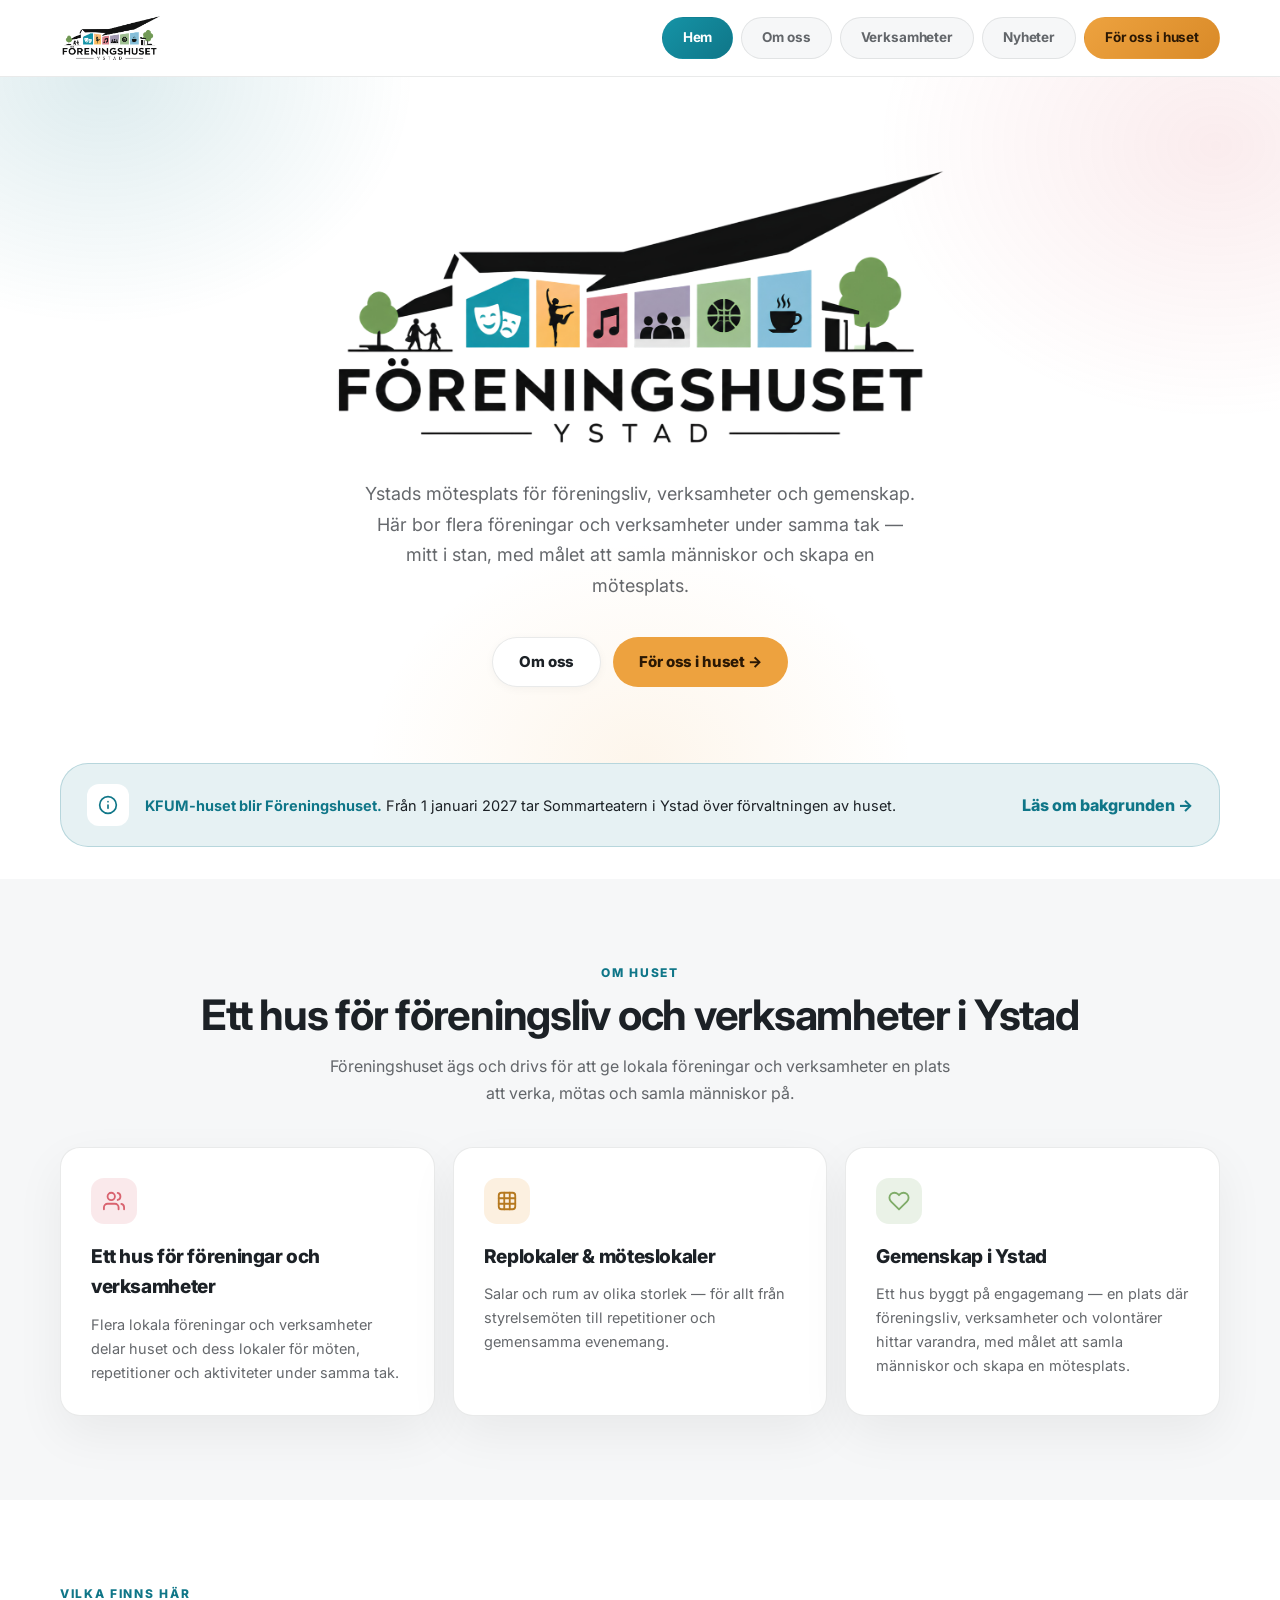
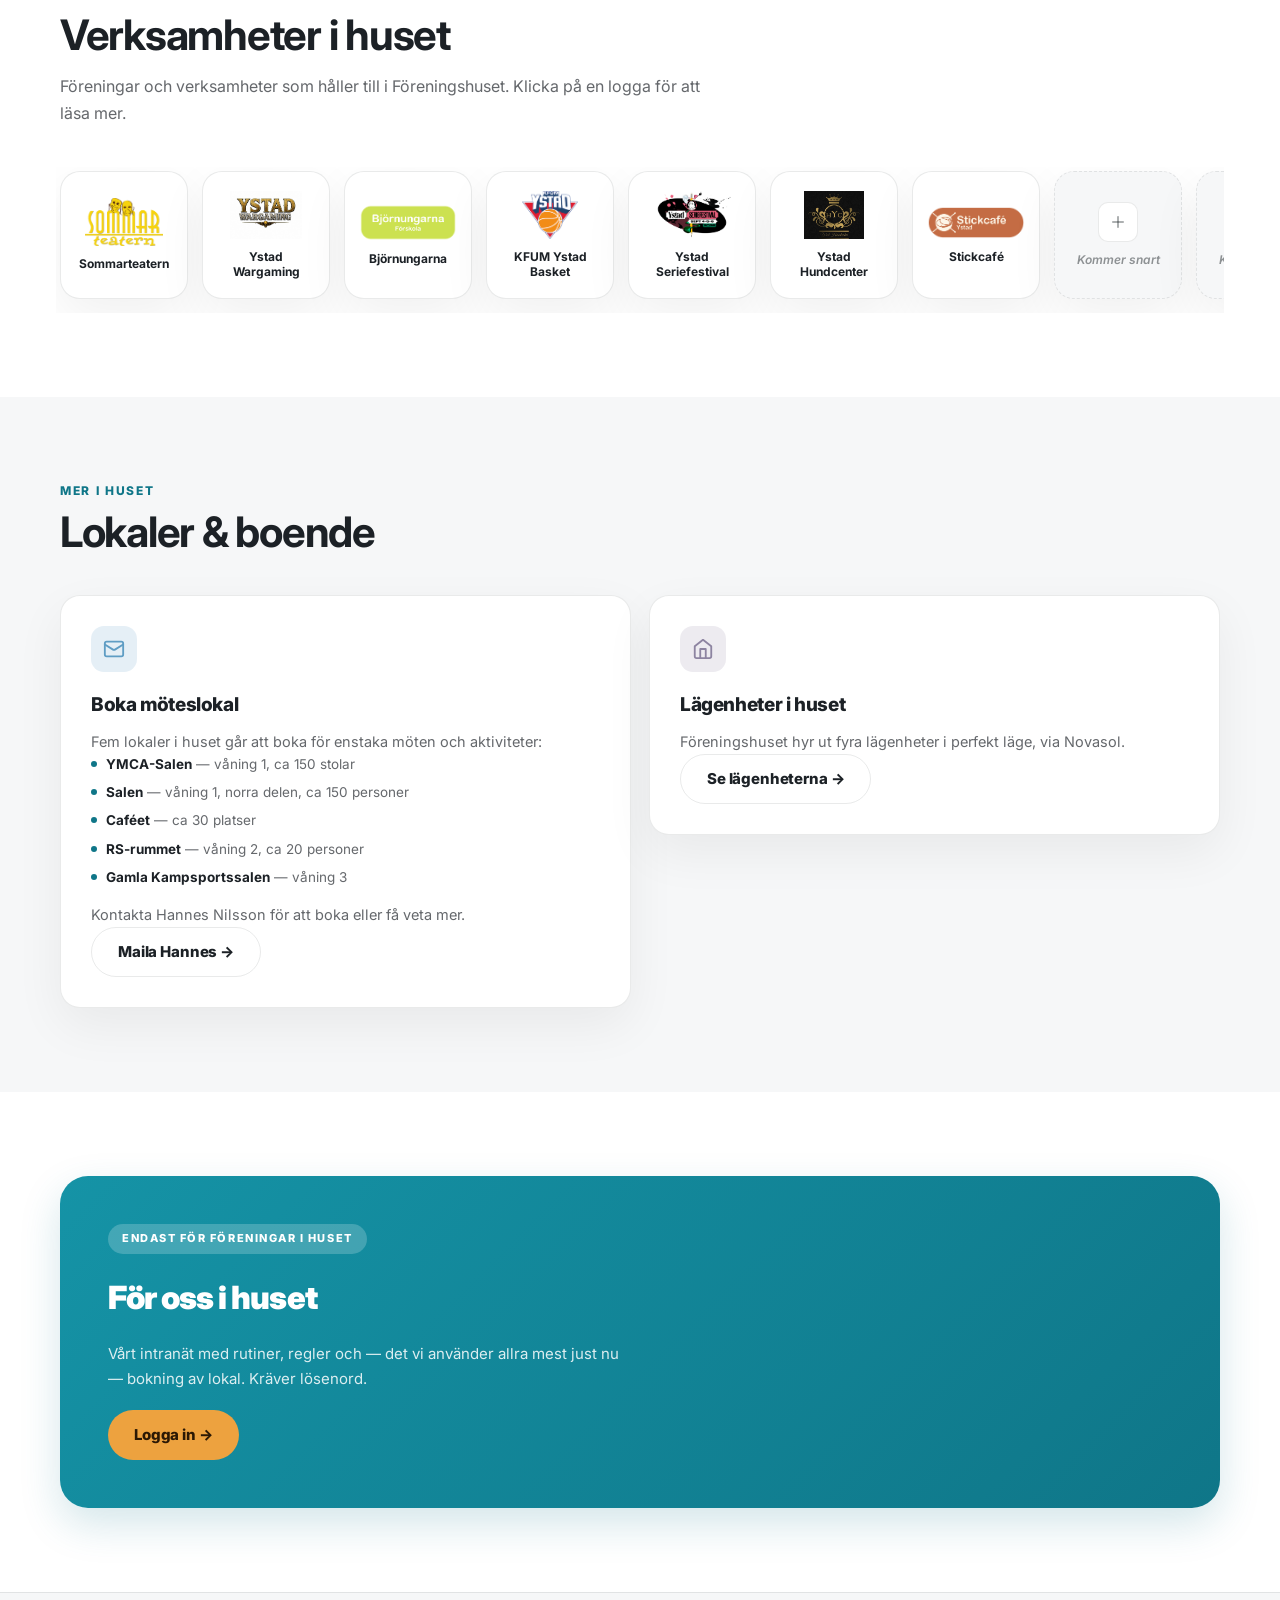
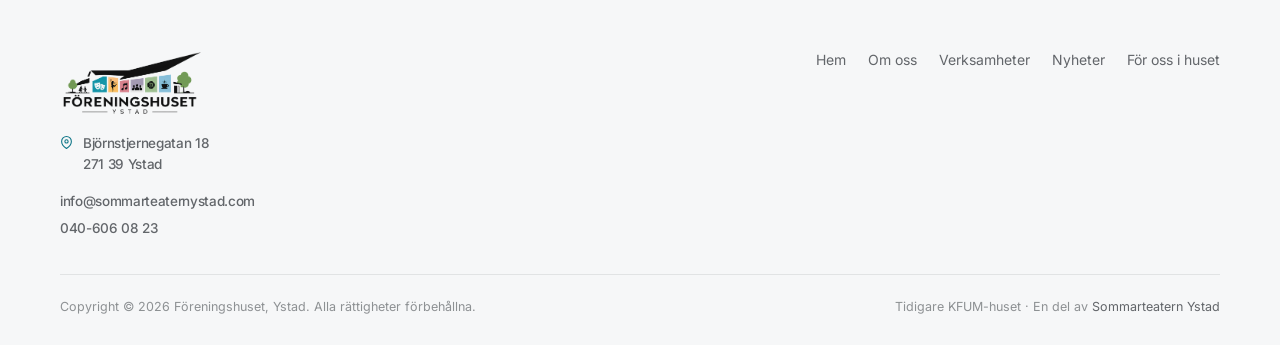
<file: index.html>
<!DOCTYPE html>
<html lang="sv">
<head>
  <meta charset="UTF-8">
  <meta name="viewport" content="width=device-width, initial-scale=1.0">
  <title>Föreningshuset — Ystad</title>
  <meta name="description" content="Föreningshuset i Ystad — mötesplats för föreningsliv, verksamheter och gemenskap.">
  <link rel="canonical" href="https://föreningshusetystad.se/">

  <link rel="icon" href="/favicon.ico" sizes="any">
  <link rel="icon" href="/favicon-32x32.png" type="image/png" sizes="32x32">
  <link rel="icon" href="/favicon-16x16.png" type="image/png" sizes="16x16">
  <link rel="apple-touch-icon" href="/apple-touch-icon.png">
  <link rel="manifest" href="/site.webmanifest">
  <meta name="theme-color" content="#0f7688">

  <meta property="og:type" content="website">
  <meta property="og:site_name" content="Föreningshuset Ystad">
  <meta property="og:locale" content="sv_SE">
  <meta property="og:title" content="Föreningshuset — Ystad">
  <meta property="og:description" content="Föreningshuset i Ystad — mötesplats för föreningsliv, verksamheter och gemenskap.">
  <meta property="og:url" content="https://föreningshusetystad.se/">
  <meta property="og:image" content="https://föreningshusetystad.se/images/og-image.png">
  <meta property="og:image:width" content="1200">
  <meta property="og:image:height" content="630">
  <meta name="twitter:card" content="summary_large_image">
  <meta name="twitter:title" content="Föreningshuset — Ystad">
  <meta name="twitter:description" content="Föreningshuset i Ystad — mötesplats för föreningsliv, verksamheter och gemenskap.">
  <meta name="twitter:image" content="https://föreningshusetystad.se/images/og-image.png">

  <link rel="preconnect" href="https://fonts.googleapis.com">
  <link rel="preconnect" href="https://fonts.gstatic.com" crossorigin>
  <link href="https://fonts.googleapis.com/css2?family=Inter:ital,opsz,wght@0,14..32,300..900;1,14..32,300..900&display=swap" rel="stylesheet">
  <link rel="stylesheet" href="css/style.css?v=8">
</head>
<body>

  <!-- ═══ NAV ═══ -->
  <header class="site-nav">
    <div class="container site-nav-inner">
      <a href="/" class="nav-brand">
        <span class="brand-logo-plate"><img src="images/logo.png" alt="Föreningshuset Ystad" class="brand-logo"></span>
      </a>
      <nav class="nav-pills-row" aria-label="Huvudnavigation">
        <a href="/" class="nav-pill is-active">Hem</a>
        <a href="om-oss.html" class="nav-pill">Om oss</a>
        <a href="verksamheter.html" class="nav-pill">Verksamheter</a>
        <a href="nyheter.html" class="nav-pill">Nyheter</a>
        <a href="for-oss-i-huset.html" class="nav-pill nav-pill--cta">För oss i huset</a>
      </nav>
    </div>
  </header>

  <!-- ═══ HERO ═══ -->
  <section class="hero-section">
    <div class="container hero-content">
      <h1 class="visually-hidden">Föreningshuset Ystad</h1>
      <div class="hero-logo-wrap">
        <img src="images/logo.png" alt="Föreningshuset Ystad" class="hero-logo-img">
      </div>
      <p class="hero-lede">Ystads mötesplats för föreningsliv, verksamheter och gemenskap. Här bor flera föreningar och verksamheter under samma tak — mitt i stan, med målet att samla människor och skapa en mötesplats.</p>
      <div class="hero-actions">
        <a href="om-oss.html" class="btn btn-ghost">Om oss</a>
        <a href="for-oss-i-huset.html" class="btn btn-amber">För oss i huset →</a>
      </div>
    </div>
  </section>

  <!-- ═══ BAKGRUND-TEASER ═══ -->
  <section class="section" style="padding: 0 0 32px;">
    <div class="container">
      <a href="bakgrund.html" class="announcement-banner">
        <span class="announcement-banner-icon">
          <svg width="20" height="20" viewBox="0 0 24 24" fill="none" stroke="currentColor" stroke-width="2" stroke-linecap="round" stroke-linejoin="round" aria-hidden="true"><path d="M12 16v-4"/><path d="M12 8h.01"/><circle cx="12" cy="12" r="10"/></svg>
        </span>
        <span class="announcement-banner-text"><strong>KFUM-huset blir Föreningshuset.</strong> Från 1 januari 2027 tar Sommarteatern i Ystad över förvaltningen av huset.</span>
        <span class="announcement-banner-arrow">Läs om bakgrunden →</span>
      </a>
    </div>
  </section>

  <!-- ═══ VAD ÄR FÖRENINGSHUSET ═══ -->
  <section class="section on-soft">
    <div class="container">
      <header class="section-head center">
        <p class="section-kicker">Om huset</p>
        <h2>Ett hus för föreningsliv och verksamheter i Ystad</h2>
        <p class="section-lede" style="margin-left:auto; margin-right:auto;">Föreningshuset ägs och drivs för att ge lokala föreningar och verksamheter en plats att verka, mötas och samla människor på.</p>
      </header>

      <div class="card-grid">
        <article class="card">
          <div class="card-icon card-icon--coral">
            <svg width="22" height="22" viewBox="0 0 24 24" fill="none" stroke="currentColor" stroke-width="2" stroke-linecap="round" stroke-linejoin="round" aria-hidden="true"><path d="M17 21v-2a4 4 0 0 0-4-4H5a4 4 0 0 0-4 4v2"/><circle cx="9" cy="7" r="4"/><path d="M23 21v-2a4 4 0 0 0-3-3.87"/><path d="M16 3.13a4 4 0 0 1 0 7.75"/></svg>
          </div>
          <h3>Ett hus för föreningar och verksamheter</h3>
          <p>Flera lokala föreningar och verksamheter delar huset och dess lokaler för möten, repetitioner och aktiviteter under samma tak.</p>
        </article>

        <article class="card">
          <div class="card-icon card-icon--orange">
            <svg width="22" height="22" viewBox="0 0 24 24" fill="none" stroke="currentColor" stroke-width="2" stroke-linecap="round" stroke-linejoin="round" aria-hidden="true"><rect x="3" y="3" width="18" height="18" rx="3"/><path d="M9 3v18M15 3v18M3 9h18M3 15h18"/></svg>
          </div>
          <h3>Replokaler &amp; möteslokaler</h3>
          <p>Salar och rum av olika storlek — för allt från styrelsemöten till repetitioner och gemensamma evenemang.</p>
        </article>

        <article class="card">
          <div class="card-icon card-icon--green">
            <svg width="22" height="22" viewBox="0 0 24 24" fill="none" stroke="currentColor" stroke-width="2" stroke-linecap="round" stroke-linejoin="round" aria-hidden="true"><path d="M20.84 4.61a5.5 5.5 0 0 0-7.78 0L12 5.67l-1.06-1.06a5.5 5.5 0 0 0-7.78 7.78l1.06 1.06L12 21.23l7.78-7.78 1.06-1.06a5.5 5.5 0 0 0 0-7.78z"/></svg>
          </div>
          <h3>Gemenskap i Ystad</h3>
          <p>Ett hus byggt på engagemang — en plats där föreningsliv, verksamheter och volontärer hittar varandra, med målet att samla människor och skapa en mötesplats.</p>
        </article>
      </div>
    </div>
  </section>

  <!-- ═══ VERKSAMHETER I HUSET ═══ -->
  <section class="section">
    <div class="container">
      <header class="section-head">
        <p class="section-kicker">Vilka finns här</p>
        <h2>Verksamheter i huset</h2>
        <p class="section-lede">Föreningar och verksamheter som håller till i Föreningshuset. Klicka på en logga för att läsa mer.</p>
      </header>

      <div class="venue-shelf-scroll">
        <div class="venue-shelf-row">
          <a href="verksamheter.html" class="venue-card">
            <img src="images/venues/sommarteatern.png" alt="Sommarteatern Ystad">
            <span class="venue-card-name">Sommarteatern</span>
          </a>

          <a href="verksamheter.html" class="venue-card">
            <img src="images/venues/ystad-wargaming.jpg" alt="Ystad Wargaming">
            <span class="venue-card-name">Ystad Wargaming</span>
          </a>

          <a href="verksamheter.html" class="venue-card">
            <img src="images/venues/bjornungarna.png" alt="Björnungarnas förskola">
            <span class="venue-card-name">Björnungarna</span>
          </a>

          <a href="verksamheter.html" class="venue-card">
            <img src="images/venues/kfum-basket.png" alt="KFUM Ystad Basket">
            <span class="venue-card-name">KFUM Ystad Basket</span>
          </a>

          <a href="verksamheter.html" class="venue-card">
            <img src="images/venues/ystad-seriefestival.png" alt="Ystad Seriefestival">
            <span class="venue-card-name">Ystad Seriefestival</span>
          </a>

          <a href="verksamheter.html" class="venue-card">
            <img src="images/venues/ystad-hundcenter.jpg" alt="Ystad Hundcenter">
            <span class="venue-card-name">Ystad Hundcenter</span>
          </a>

          <a href="verksamheter.html" class="venue-card">
            <img src="images/venues/stickcafe.png" alt="Stickcafé Ystad">
            <span class="venue-card-name">Stickcafé</span>
          </a>

        <div class="venue-card venue-card--placeholder" aria-hidden="true">
          <div class="venue-placeholder-icon">
            <svg width="18" height="18" viewBox="0 0 24 24" fill="none" stroke="currentColor" stroke-width="2" stroke-linecap="round" stroke-linejoin="round" aria-hidden="true"><line x1="12" y1="5" x2="12" y2="19"/><line x1="5" y1="12" x2="19" y2="12"/></svg>
          </div>
          <span class="venue-card-name">Kommer snart</span>
        </div>

        <div class="venue-card venue-card--placeholder" aria-hidden="true">
          <div class="venue-placeholder-icon">
            <svg width="18" height="18" viewBox="0 0 24 24" fill="none" stroke="currentColor" stroke-width="2" stroke-linecap="round" stroke-linejoin="round" aria-hidden="true"><line x1="12" y1="5" x2="12" y2="19"/><line x1="5" y1="12" x2="19" y2="12"/></svg>
          </div>
          <span class="venue-card-name">Kommer snart</span>
        </div>

        <div class="venue-card venue-card--placeholder" aria-hidden="true">
          <div class="venue-placeholder-icon">
            <svg width="18" height="18" viewBox="0 0 24 24" fill="none" stroke="currentColor" stroke-width="2" stroke-linecap="round" stroke-linejoin="round" aria-hidden="true"><line x1="12" y1="5" x2="12" y2="19"/><line x1="5" y1="12" x2="19" y2="12"/></svg>
          </div>
          <span class="venue-card-name">Kommer snart</span>
        </div>

        <div class="venue-card venue-card--placeholder" aria-hidden="true">
          <div class="venue-placeholder-icon">
            <svg width="18" height="18" viewBox="0 0 24 24" fill="none" stroke="currentColor" stroke-width="2" stroke-linecap="round" stroke-linejoin="round" aria-hidden="true"><line x1="12" y1="5" x2="12" y2="19"/><line x1="5" y1="12" x2="19" y2="12"/></svg>
          </div>
          <span class="venue-card-name">Kommer snart</span>
        </div>

        <div class="venue-card venue-card--placeholder" aria-hidden="true">
          <div class="venue-placeholder-icon">
            <svg width="18" height="18" viewBox="0 0 24 24" fill="none" stroke="currentColor" stroke-width="2" stroke-linecap="round" stroke-linejoin="round" aria-hidden="true"><line x1="12" y1="5" x2="12" y2="19"/><line x1="5" y1="12" x2="19" y2="12"/></svg>
          </div>
          <span class="venue-card-name">Kommer snart</span>
        </div>

        <div class="venue-card venue-card--placeholder" aria-hidden="true">
          <div class="venue-placeholder-icon">
            <svg width="18" height="18" viewBox="0 0 24 24" fill="none" stroke="currentColor" stroke-width="2" stroke-linecap="round" stroke-linejoin="round" aria-hidden="true"><line x1="12" y1="5" x2="12" y2="19"/><line x1="5" y1="12" x2="19" y2="12"/></svg>
          </div>
          <span class="venue-card-name">Kommer snart</span>
        </div>

        <div class="venue-card venue-card--placeholder" aria-hidden="true">
          <div class="venue-placeholder-icon">
            <svg width="18" height="18" viewBox="0 0 24 24" fill="none" stroke="currentColor" stroke-width="2" stroke-linecap="round" stroke-linejoin="round" aria-hidden="true"><line x1="12" y1="5" x2="12" y2="19"/><line x1="5" y1="12" x2="19" y2="12"/></svg>
          </div>
          <span class="venue-card-name">Kommer snart</span>
        </div>

        <div class="venue-card venue-card--placeholder" aria-hidden="true">
          <div class="venue-placeholder-icon">
            <svg width="18" height="18" viewBox="0 0 24 24" fill="none" stroke="currentColor" stroke-width="2" stroke-linecap="round" stroke-linejoin="round" aria-hidden="true"><line x1="12" y1="5" x2="12" y2="19"/><line x1="5" y1="12" x2="19" y2="12"/></svg>
          </div>
          <span class="venue-card-name">Kommer snart</span>
        </div>

        <div class="venue-card venue-card--placeholder" aria-hidden="true">
          <div class="venue-placeholder-icon">
            <svg width="18" height="18" viewBox="0 0 24 24" fill="none" stroke="currentColor" stroke-width="2" stroke-linecap="round" stroke-linejoin="round" aria-hidden="true"><line x1="12" y1="5" x2="12" y2="19"/><line x1="5" y1="12" x2="19" y2="12"/></svg>
          </div>
          <span class="venue-card-name">Kommer snart</span>
        </div>

        <div class="venue-card venue-card--placeholder" aria-hidden="true">
          <div class="venue-placeholder-icon">
            <svg width="18" height="18" viewBox="0 0 24 24" fill="none" stroke="currentColor" stroke-width="2" stroke-linecap="round" stroke-linejoin="round" aria-hidden="true"><line x1="12" y1="5" x2="12" y2="19"/><line x1="5" y1="12" x2="19" y2="12"/></svg>
          </div>
          <span class="venue-card-name">Kommer snart</span>
        </div>

        <div class="venue-card venue-card--placeholder" aria-hidden="true">
          <div class="venue-placeholder-icon">
            <svg width="18" height="18" viewBox="0 0 24 24" fill="none" stroke="currentColor" stroke-width="2" stroke-linecap="round" stroke-linejoin="round" aria-hidden="true"><line x1="12" y1="5" x2="12" y2="19"/><line x1="5" y1="12" x2="19" y2="12"/></svg>
          </div>
          <span class="venue-card-name">Kommer snart</span>
        </div>

        <div class="venue-card venue-card--placeholder" aria-hidden="true">
          <div class="venue-placeholder-icon">
            <svg width="18" height="18" viewBox="0 0 24 24" fill="none" stroke="currentColor" stroke-width="2" stroke-linecap="round" stroke-linejoin="round" aria-hidden="true"><line x1="12" y1="5" x2="12" y2="19"/><line x1="5" y1="12" x2="19" y2="12"/></svg>
          </div>
          <span class="venue-card-name">Kommer snart</span>
        </div>

        <div class="venue-card venue-card--placeholder" aria-hidden="true">
          <div class="venue-placeholder-icon">
            <svg width="18" height="18" viewBox="0 0 24 24" fill="none" stroke="currentColor" stroke-width="2" stroke-linecap="round" stroke-linejoin="round" aria-hidden="true"><line x1="12" y1="5" x2="12" y2="19"/><line x1="5" y1="12" x2="19" y2="12"/></svg>
          </div>
          <span class="venue-card-name">Kommer snart</span>
        </div>

        <div class="venue-card venue-card--placeholder" aria-hidden="true">
          <div class="venue-placeholder-icon">
            <svg width="18" height="18" viewBox="0 0 24 24" fill="none" stroke="currentColor" stroke-width="2" stroke-linecap="round" stroke-linejoin="round" aria-hidden="true"><line x1="12" y1="5" x2="12" y2="19"/><line x1="5" y1="12" x2="19" y2="12"/></svg>
          </div>
          <span class="venue-card-name">Kommer snart</span>
        </div>

        <div class="venue-card venue-card--placeholder" aria-hidden="true">
          <div class="venue-placeholder-icon">
            <svg width="18" height="18" viewBox="0 0 24 24" fill="none" stroke="currentColor" stroke-width="2" stroke-linecap="round" stroke-linejoin="round" aria-hidden="true"><line x1="12" y1="5" x2="12" y2="19"/><line x1="5" y1="12" x2="19" y2="12"/></svg>
          </div>
          <span class="venue-card-name">Kommer snart</span>
        </div>

        <div class="venue-card venue-card--placeholder" aria-hidden="true">
          <div class="venue-placeholder-icon">
            <svg width="18" height="18" viewBox="0 0 24 24" fill="none" stroke="currentColor" stroke-width="2" stroke-linecap="round" stroke-linejoin="round" aria-hidden="true"><line x1="12" y1="5" x2="12" y2="19"/><line x1="5" y1="12" x2="19" y2="12"/></svg>
          </div>
          <span class="venue-card-name">Kommer snart</span>
        </div>
        </div>
      </div>
    </div>
  </section>

  <!-- ═══ MÖTESLOKALER & LÄGENHETER ═══ -->
  <section class="section on-soft">
    <div class="container">
      <header class="section-head">
        <p class="section-kicker">Mer i huset</p>
        <h2>Lokaler &amp; boende</h2>
      </header>

      <div class="card-grid-2">
        <article class="card">
          <div class="card-icon card-icon--sky">
            <svg width="22" height="22" viewBox="0 0 24 24" fill="none" stroke="currentColor" stroke-width="2" stroke-linecap="round" stroke-linejoin="round" aria-hidden="true"><rect x="2" y="4" width="20" height="16" rx="2"/><path d="m22 7-8.97 5.7a1.94 1.94 0 0 1-2.06 0L2 7"/></svg>
          </div>
          <h3>Boka möteslokal</h3>
          <p>Fem lokaler i huset går att boka för enstaka möten och aktiviteter:</p>
          <ul class="card-room-list">
            <li><strong>YMCA-Salen</strong> — våning 1, ca 150 stolar</li>
            <li><strong>Salen</strong> — våning 1, norra delen, ca 150 personer</li>
            <li><strong>Caféet</strong> — ca 30 platser</li>
            <li><strong>RS-rummet</strong> — våning 2, ca 20 personer</li>
            <li><strong>Gamla Kampsportssalen</strong> — våning 3</li>
          </ul>
          <p>Kontakta Hannes Nilsson för att boka eller få veta mer.</p>
          <a href="mailto:hannes.nilsson@sommarteaternystad.com" class="btn btn-outline">Maila Hannes →</a>
        </article>

        <article class="card">
          <div class="card-icon card-icon--lavender">
            <svg width="22" height="22" viewBox="0 0 24 24" fill="none" stroke="currentColor" stroke-width="2" stroke-linecap="round" stroke-linejoin="round" aria-hidden="true"><path d="m3 9 9-7 9 7v11a2 2 0 0 1-2 2H5a2 2 0 0 1-2-2z"/><polyline points="9 22 9 12 15 12 15 22"/></svg>
          </div>
          <h3>Lägenheter i huset</h3>
          <p>Föreningshuset hyr ut fyra lägenheter i perfekt läge, via Novasol.</p>
          <a href="https://www.novasol.se/semesterhus/ystadsandskog-s11439" target="_blank" rel="noopener" class="btn btn-outline">Se lägenheterna →</a>
        </article>
      </div>
    </div>
  </section>

  <!-- ═══ FÖR OSS I HUSET CTA ═══ -->
  <section class="section">
    <div class="container">
      <article class="feature-tile">
        <span class="feature-tile-tag">Endast för föreningar i huset</span>
        <h3>För oss i huset</h3>
        <p>Vårt intranät med rutiner, regler och — det vi använder allra mest just nu — bokning av lokal. Kräver lösenord.</p>
        <div class="hero-actions" style="justify-content:flex-start;">
          <a href="for-oss-i-huset.html" class="btn btn-amber">Logga in →</a>
        </div>
      </article>
    </div>
  </section>

  <!-- ═══ FOOTER ═══ -->
  <footer class="site-footer">
    <div class="container">
      <div class="footer-top">
        <div class="footer-brand">
          <span class="brand-logo-plate"><img src="images/logo.png" alt="Föreningshuset Ystad" class="brand-logo"></span>
          <address class="footer-address">
            <div class="footer-address-item">
              <svg width="13" height="13" viewBox="0 0 24 24" fill="none" stroke="currentColor" stroke-width="2" stroke-linecap="round" stroke-linejoin="round" aria-hidden="true"><path d="M21 10c0 7-9 13-9 13s-9-6-9-13a9 9 0 0 1 18 0z"/><circle cx="12" cy="10" r="3"/></svg>
              <div>Björnstjernegatan 18<br>271 39 Ystad</div>
            </div>
          </address>
          <div class="footer-contact-info">
            <a href="mailto:info@sommarteaternystad.com">info@sommarteaternystad.com</a>
            <a href="tel:+46406060823">040-606 08 23</a>
          </div>
        </div>
        <nav class="footer-nav" aria-label="Sidfotslänkar">
          <a href="/">Hem</a>
          <a href="om-oss.html">Om oss</a>
          <a href="verksamheter.html">Verksamheter</a>
          <a href="nyheter.html">Nyheter</a>
          <a href="for-oss-i-huset.html">För oss i huset</a>
        </nav>
      </div>
      <div class="footer-bottom">
        <p class="footer-copyright">Copyright &copy; 2026 Föreningshuset, Ystad. Alla rättigheter förbehållna.</p>
        <p class="footer-sub">Tidigare KFUM-huset · En del av <a href="https://sommarteaternystad.com">Sommarteatern Ystad</a></p>
      </div>
    </div>
  </footer>

</body>
</html>
</file>
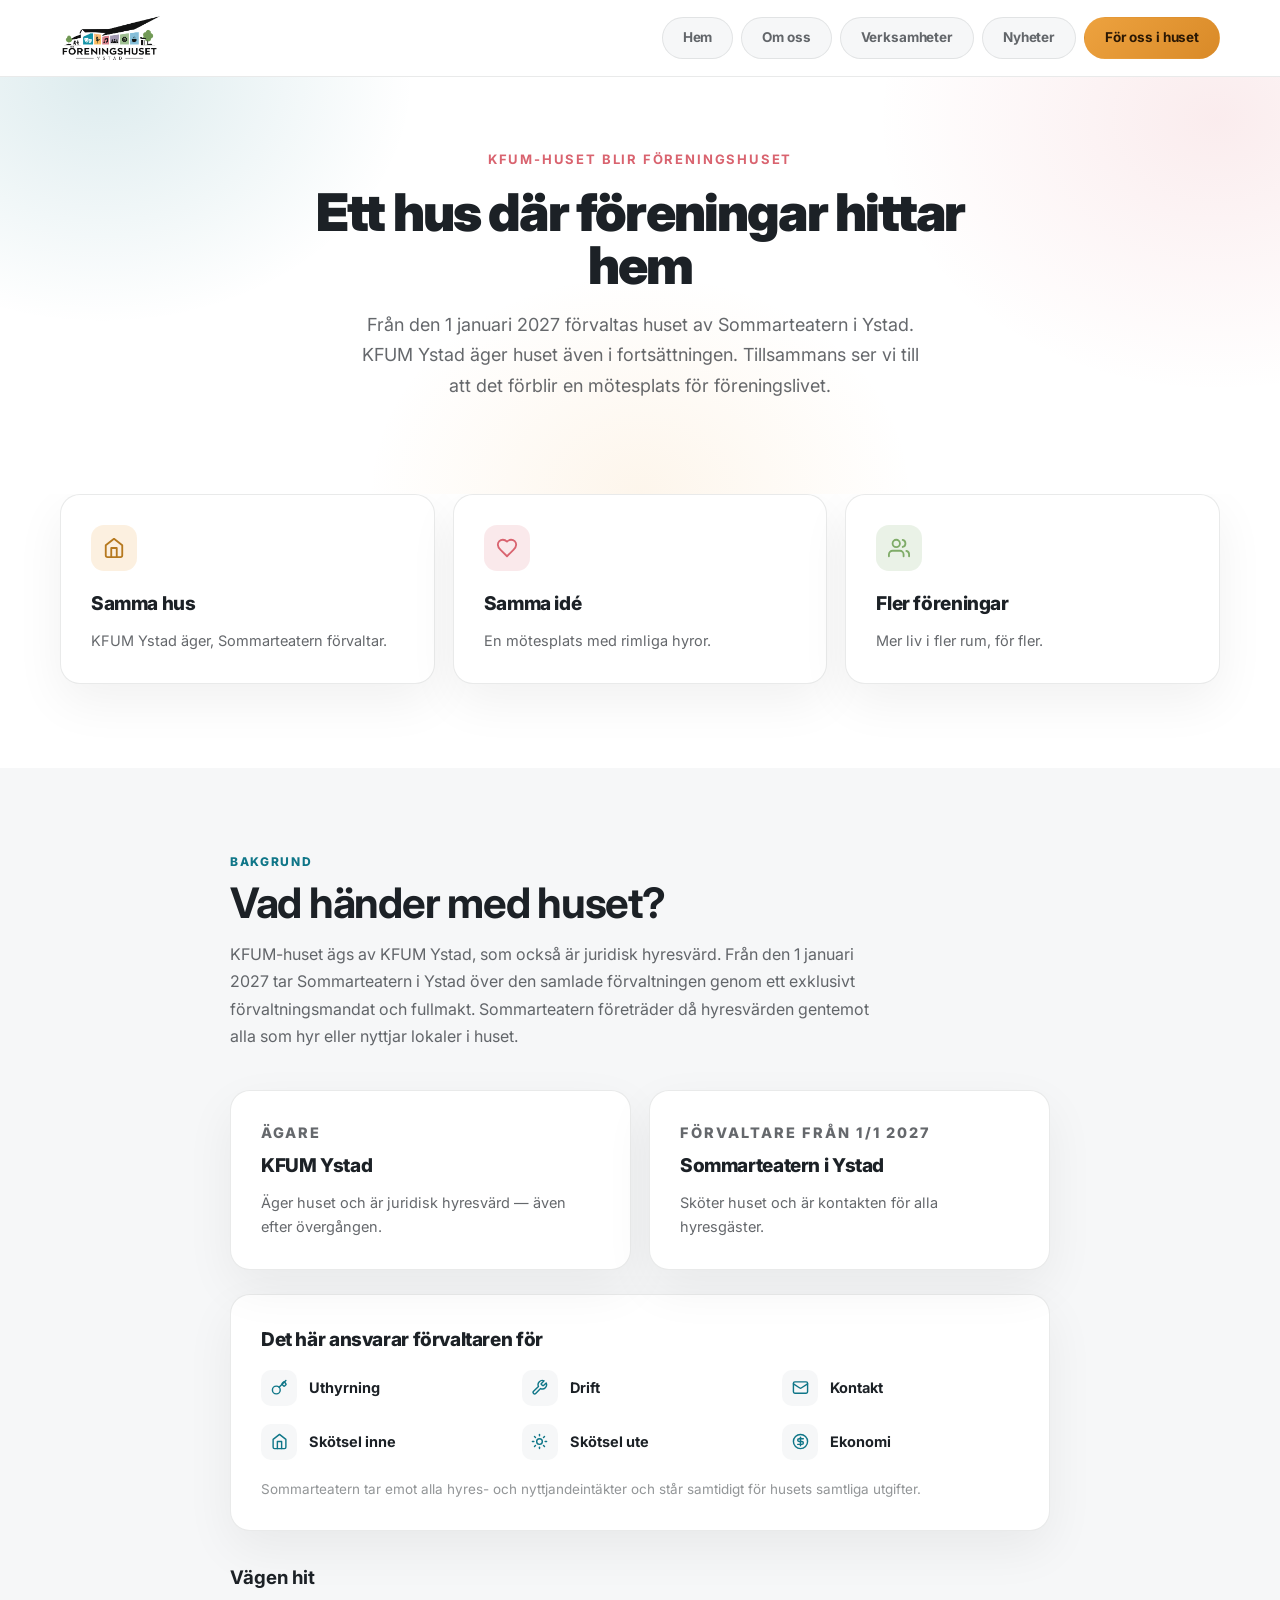
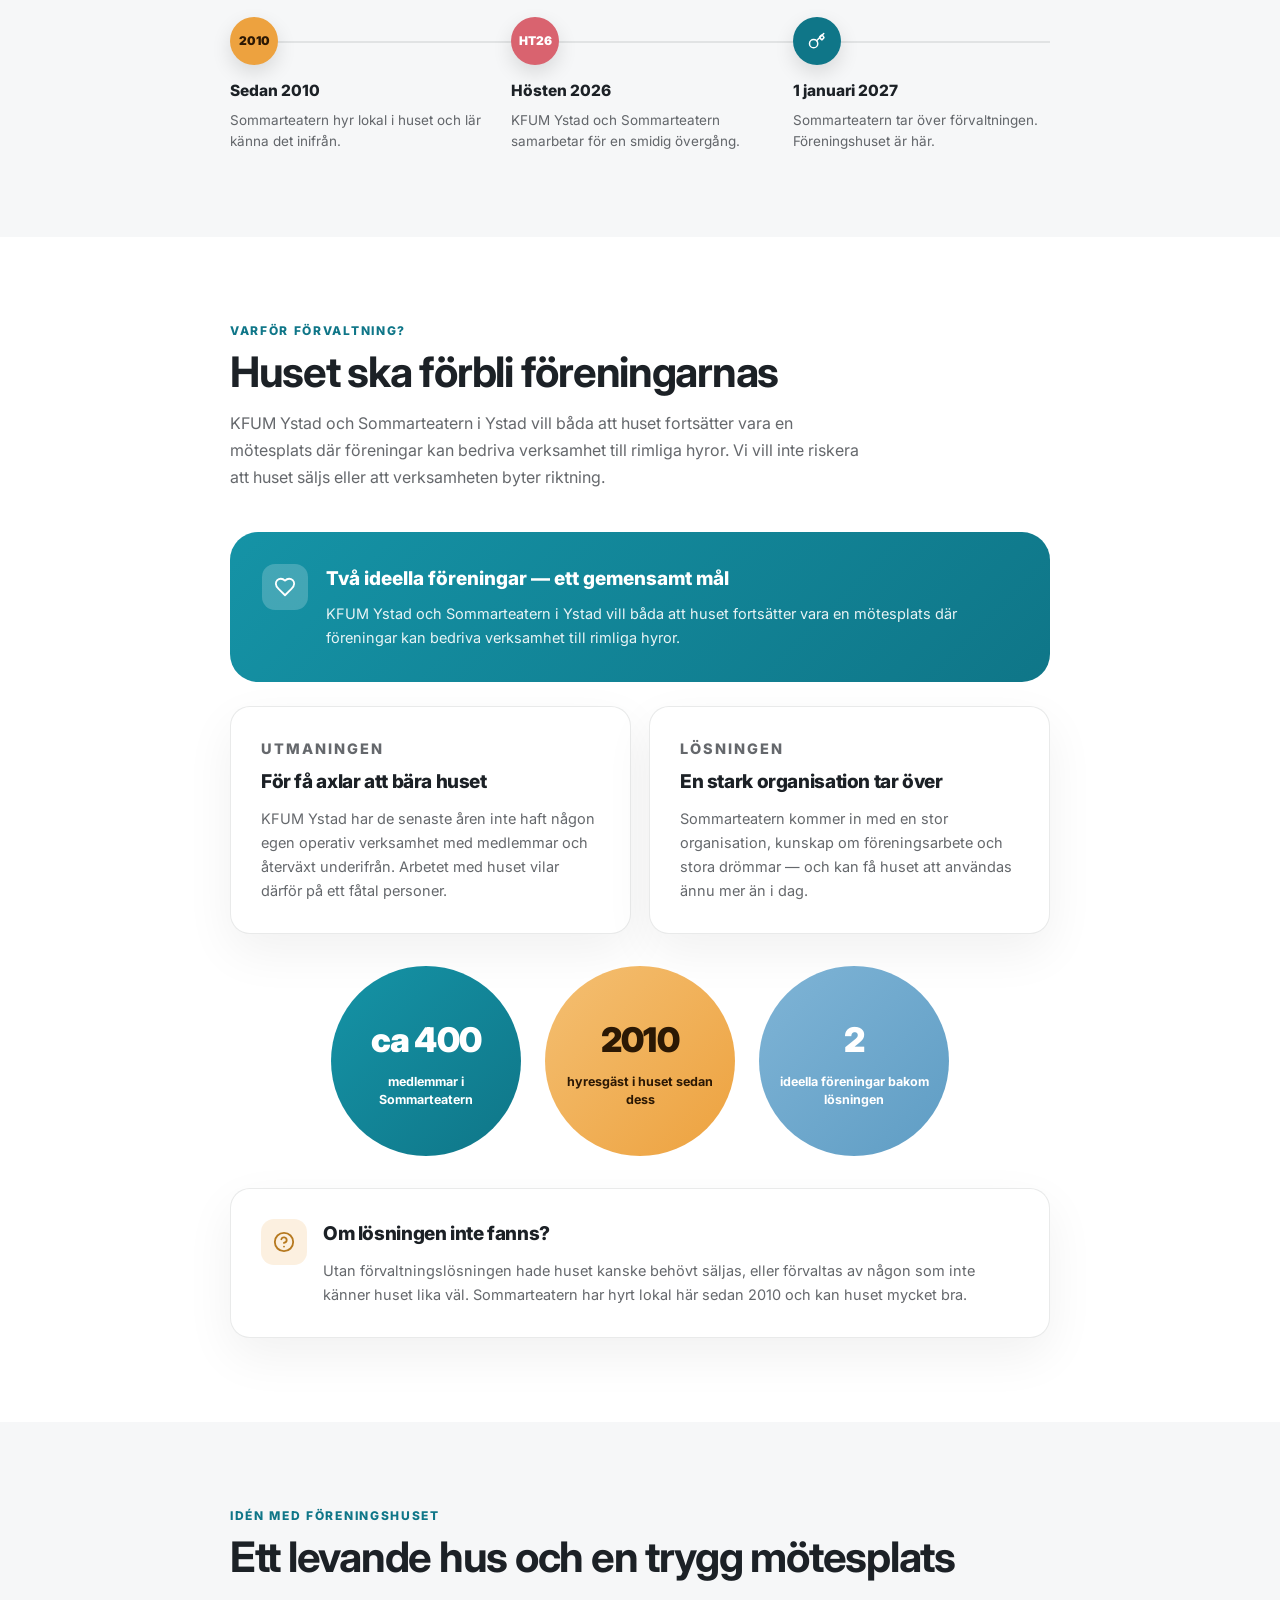
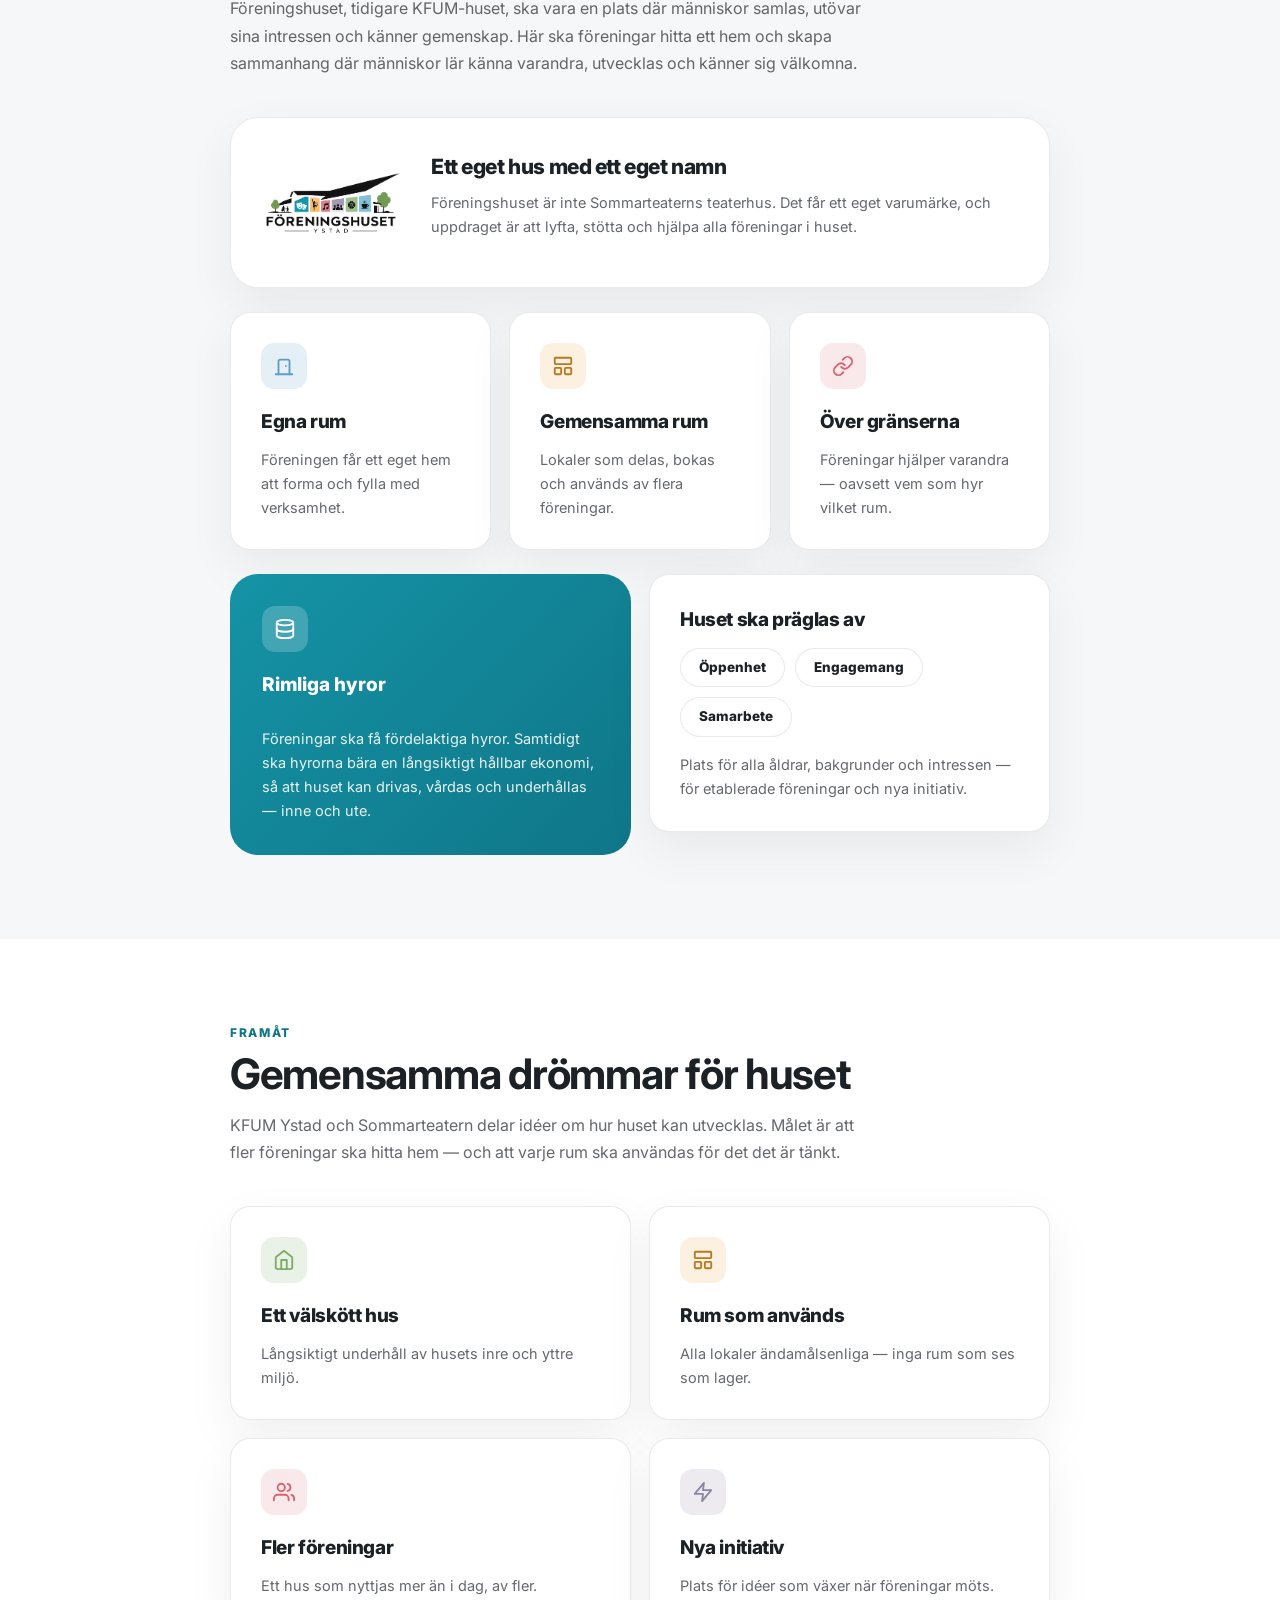
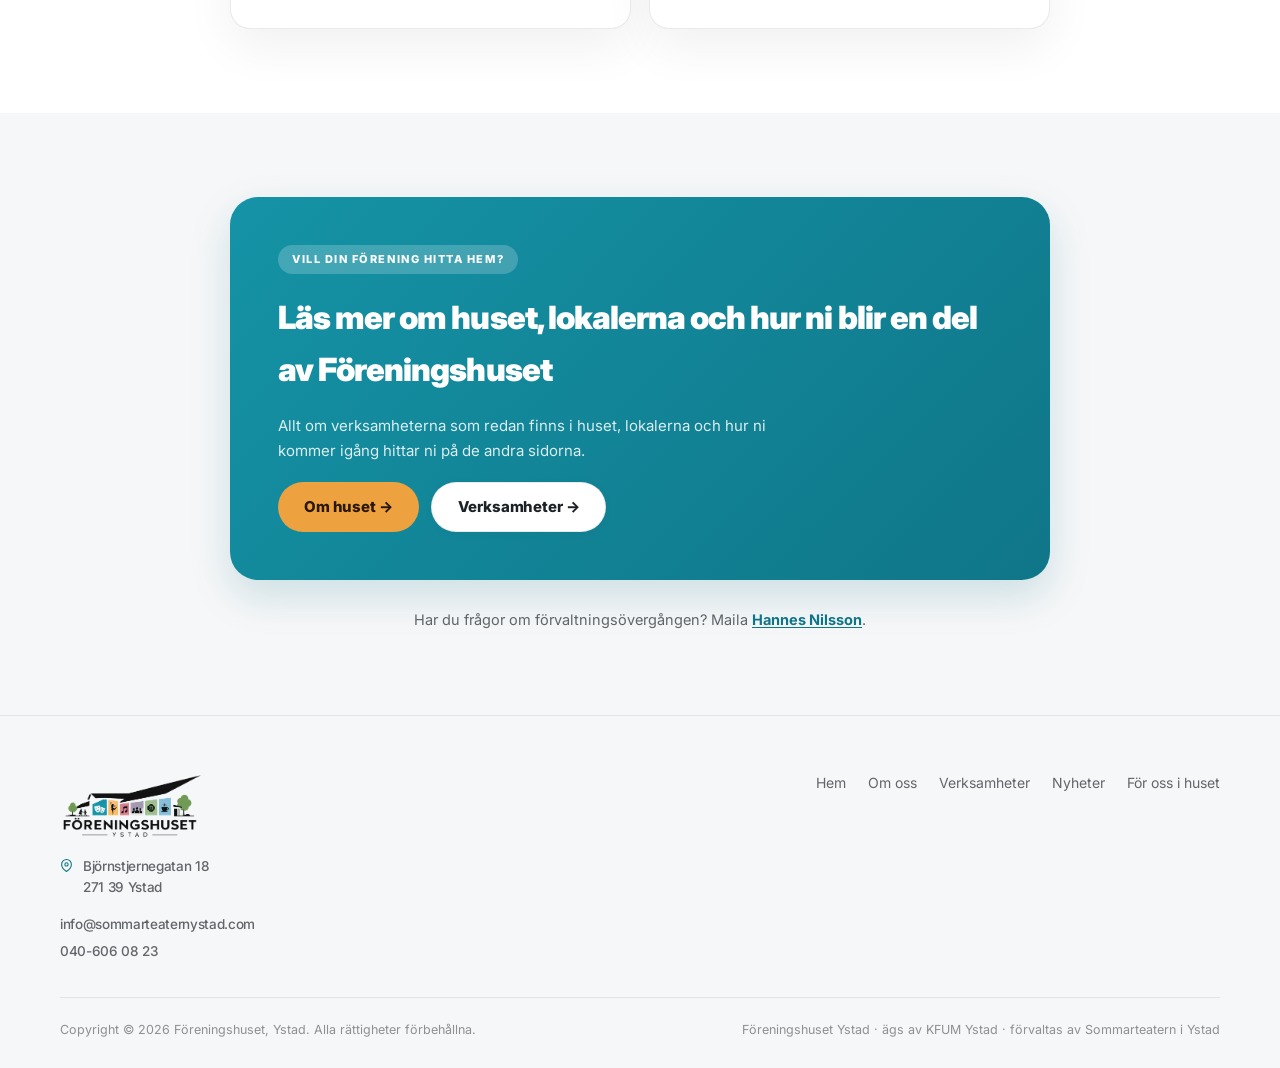
<file: bakgrund.html>
<!DOCTYPE html>
<html lang="sv">
<head>
  <meta charset="UTF-8">
  <meta name="viewport" content="width=device-width, initial-scale=1.0">
  <title>Bakgrund — Föreningshuset</title>
  <meta name="description" content="KFUM-huset blir Föreningshuset — bakgrunden till att Sommarteatern i Ystad tar över förvaltningen från 1 januari 2027.">
  <link rel="canonical" href="https://föreningshusetystad.se/bakgrund.html">

  <link rel="icon" href="/favicon.ico" sizes="any">
  <link rel="icon" href="/favicon-32x32.png" type="image/png" sizes="32x32">
  <link rel="icon" href="/favicon-16x16.png" type="image/png" sizes="16x16">
  <link rel="apple-touch-icon" href="/apple-touch-icon.png">
  <link rel="manifest" href="/site.webmanifest">
  <meta name="theme-color" content="#0f7688">

  <meta property="og:type" content="website">
  <meta property="og:site_name" content="Föreningshuset Ystad">
  <meta property="og:locale" content="sv_SE">
  <meta property="og:title" content="Bakgrund — Föreningshuset">
  <meta property="og:description" content="KFUM-huset blir Föreningshuset — bakgrunden till att Sommarteatern i Ystad tar över förvaltningen från 1 januari 2027.">
  <meta property="og:url" content="https://föreningshusetystad.se/bakgrund.html">
  <meta property="og:image" content="https://föreningshusetystad.se/images/og-image.png">
  <meta property="og:image:width" content="1200">
  <meta property="og:image:height" content="630">
  <meta name="twitter:card" content="summary_large_image">
  <meta name="twitter:title" content="Bakgrund — Föreningshuset">
  <meta name="twitter:description" content="KFUM-huset blir Föreningshuset — bakgrunden till att Sommarteatern i Ystad tar över förvaltningen från 1 januari 2027.">
  <meta name="twitter:image" content="https://föreningshusetystad.se/images/og-image.png">

  <link rel="preconnect" href="https://fonts.googleapis.com">
  <link rel="preconnect" href="https://fonts.gstatic.com" crossorigin>
  <link href="https://fonts.googleapis.com/css2?family=Inter:ital,opsz,wght@0,14..32,300..900;1,14..32,300..900&display=swap" rel="stylesheet">
  <link rel="stylesheet" href="css/style.css?v=8">
</head>
<body>

  <!-- ═══ NAV ═══ -->
  <header class="site-nav">
    <div class="container site-nav-inner">
      <a href="/" class="nav-brand">
        <span class="brand-logo-plate"><img src="images/logo.png" alt="Föreningshuset Ystad" class="brand-logo"></span>
      </a>
      <nav class="nav-pills-row" aria-label="Huvudnavigation">
        <a href="/" class="nav-pill">Hem</a>
        <a href="om-oss.html" class="nav-pill">Om oss</a>
        <a href="verksamheter.html" class="nav-pill">Verksamheter</a>
        <a href="nyheter.html" class="nav-pill">Nyheter</a>
        <a href="for-oss-i-huset.html" class="nav-pill nav-pill--cta">För oss i huset</a>
      </nav>
    </div>
  </header>

  <!-- ═══ HERO ═══ -->
  <section class="hero-section" style="padding: 72px 0 56px;">
    <div class="container hero-content">
      <span class="hero-kicker">KFUM-huset blir Föreningshuset</span>
      <h1 class="hero-title" style="font-size: clamp(32px, 5vw, 52px);">Ett hus där föreningar hittar hem</h1>
      <p class="hero-lede">Från den 1 januari 2027 förvaltas huset av Sommarteatern i Ystad. KFUM Ystad äger huset även i fortsättningen. Tillsammans ser vi till att det förblir en mötesplats för föreningslivet.</p>
    </div>
  </section>

  <section class="section" style="padding-top: 0;">
    <div class="container">
      <div class="card-grid">
        <article class="card">
          <div class="card-icon card-icon--orange">
            <svg width="22" height="22" viewBox="0 0 24 24" fill="none" stroke="currentColor" stroke-width="2" stroke-linecap="round" stroke-linejoin="round" aria-hidden="true"><path d="m3 9 9-7 9 7v11a2 2 0 0 1-2 2H5a2 2 0 0 1-2-2z"/><polyline points="9 22 9 12 15 12 15 22"/></svg>
          </div>
          <h3>Samma hus</h3>
          <p>KFUM Ystad äger, Sommarteatern förvaltar.</p>
        </article>

        <article class="card">
          <div class="card-icon card-icon--coral">
            <svg width="22" height="22" viewBox="0 0 24 24" fill="none" stroke="currentColor" stroke-width="2" stroke-linecap="round" stroke-linejoin="round" aria-hidden="true"><path d="M19 14c1.49-1.46 3-3.21 3-5.5A5.5 5.5 0 0 0 16.5 3c-1.76 0-3 .5-4.5 2-1.5-1.5-2.74-2-4.5-2A5.5 5.5 0 0 0 2 8.5c0 2.3 1.5 4.05 3 5.5l7 7Z"/></svg>
          </div>
          <h3>Samma idé</h3>
          <p>En mötesplats med rimliga hyror.</p>
        </article>

        <article class="card">
          <div class="card-icon card-icon--green">
            <svg width="22" height="22" viewBox="0 0 24 24" fill="none" stroke="currentColor" stroke-width="2" stroke-linecap="round" stroke-linejoin="round" aria-hidden="true"><path d="M17 21v-2a4 4 0 0 0-4-4H5a4 4 0 0 0-4 4v2"/><circle cx="9" cy="7" r="4"/><path d="M23 21v-2a4 4 0 0 0-3-3.87"/><path d="M16 3.13a4 4 0 0 1 0 7.75"/></svg>
          </div>
          <h3>Fler föreningar</h3>
          <p>Mer liv i fler rum, för fler.</p>
        </article>
      </div>
    </div>
  </section>

  <!-- ═══ BAKGRUND ═══ -->
  <section class="section on-soft">
    <div class="container" style="max-width: 820px;">
      <header class="section-head">
        <p class="section-kicker">Bakgrund</p>
        <h2>Vad händer med huset?</h2>
        <p class="section-lede">KFUM-huset ägs av KFUM Ystad, som också är juridisk hyresvärd. Från den 1 januari 2027 tar Sommarteatern i Ystad över den samlade förvaltningen genom ett exklusivt förvaltningsmandat och fullmakt. Sommarteatern företräder då hyresvärden gentemot alla som hyr eller nyttjar lokaler i huset.</p>
      </header>

      <div class="card-grid-2" style="margin-bottom: 24px;">
        <article class="card">
          <p class="section-kicker" style="margin-bottom: 6px;">Ägare</p>
          <h3>KFUM Ystad</h3>
          <p>Äger huset och är juridisk hyresvärd — även efter övergången.</p>
        </article>

        <article class="card">
          <p class="section-kicker" style="margin-bottom: 6px;">Förvaltare från 1/1 2027</p>
          <h3>Sommarteatern i Ystad</h3>
          <p>Sköter huset och är kontakten för alla hyresgäster.</p>
        </article>
      </div>

      <article class="panel-card" style="margin-bottom: 32px;">
        <h3 style="margin-bottom: 14px;">Det här ansvarar förvaltaren för</h3>
        <div class="responsibility-grid">
          <div class="responsibility-item">
            <span class="responsibility-icon"><svg width="17" height="17" viewBox="0 0 24 24" fill="none" stroke="currentColor" stroke-width="2" stroke-linecap="round" stroke-linejoin="round" aria-hidden="true"><path d="m15.5 7.5 2.3 2.3a1 1 0 0 0 1.4 0l1.8-1.8a1 1 0 0 0 0-1.4L19.1 4.3a1 1 0 0 0-1.4 0l-1.8 1.8a1 1 0 0 0 0 1.4Z"/><path d="m21 2-9.6 9.6"/><circle cx="7.5" cy="15.5" r="5.5"/></svg></span>
            Uthyrning
          </div>
          <div class="responsibility-item">
            <span class="responsibility-icon"><svg width="17" height="17" viewBox="0 0 24 24" fill="none" stroke="currentColor" stroke-width="2" stroke-linecap="round" stroke-linejoin="round" aria-hidden="true"><path d="M14.7 6.3a1 1 0 0 0 0 1.4l1.6 1.6a1 1 0 0 0 1.4 0l3.77-3.77a6 6 0 0 1-7.94 7.94l-6.91 6.91a2.12 2.12 0 0 1-3-3l6.91-6.91a6 6 0 0 1 7.94-7.94Z"/></svg></span>
            Drift
          </div>
          <div class="responsibility-item">
            <span class="responsibility-icon"><svg width="17" height="17" viewBox="0 0 24 24" fill="none" stroke="currentColor" stroke-width="2" stroke-linecap="round" stroke-linejoin="round" aria-hidden="true"><rect x="2" y="4" width="20" height="16" rx="2"/><path d="m22 7-8.97 5.7a1.94 1.94 0 0 1-2.06 0L2 7"/></svg></span>
            Kontakt
          </div>
          <div class="responsibility-item">
            <span class="responsibility-icon"><svg width="17" height="17" viewBox="0 0 24 24" fill="none" stroke="currentColor" stroke-width="2" stroke-linecap="round" stroke-linejoin="round" aria-hidden="true"><path d="m3 9 9-7 9 7v11a2 2 0 0 1-2 2H5a2 2 0 0 1-2-2z"/><polyline points="9 22 9 12 15 12 15 22"/></svg></span>
            Skötsel inne
          </div>
          <div class="responsibility-item">
            <span class="responsibility-icon"><svg width="17" height="17" viewBox="0 0 24 24" fill="none" stroke="currentColor" stroke-width="2" stroke-linecap="round" stroke-linejoin="round" aria-hidden="true"><circle cx="12" cy="12" r="4"/><path d="M12 2v2"/><path d="M12 20v2"/><path d="m4.93 4.93 1.41 1.41"/><path d="m17.66 17.66 1.41 1.41"/><path d="M2 12h2"/><path d="M20 12h2"/><path d="m6.34 17.66-1.41 1.41"/><path d="m19.07 4.93-1.41 1.41"/></svg></span>
            Skötsel ute
          </div>
          <div class="responsibility-item">
            <span class="responsibility-icon"><svg width="17" height="17" viewBox="0 0 24 24" fill="none" stroke="currentColor" stroke-width="2" stroke-linecap="round" stroke-linejoin="round" aria-hidden="true"><circle cx="12" cy="12" r="10"/><path d="M16 8h-6a2 2 0 1 0 0 4h4a2 2 0 1 1 0 4H8"/><path d="M12 18V6"/></svg></span>
            Ekonomi
          </div>
        </div>
        <p style="margin: 18px 0 0; font-size: 13.5px; color: var(--muted-2);">Sommarteatern tar emot alla hyres- och nyttjandeintäkter och står samtidigt för husets samtliga utgifter.</p>
      </article>

      <h3 style="margin-bottom: 4px;">Vägen hit</h3>
      <div class="timeline" style="margin-top: 24px;">
        <div class="timeline-step">
          <span class="timeline-dot timeline-dot--amber">2010</span>
          <h4>Sedan 2010</h4>
          <p>Sommarteatern hyr lokal i huset och lär känna det inifrån.</p>
        </div>
        <div class="timeline-step">
          <span class="timeline-dot timeline-dot--coral">HT26</span>
          <h4>Hösten 2026</h4>
          <p>KFUM Ystad och Sommarteatern samarbetar för en smidig övergång.</p>
        </div>
        <div class="timeline-step">
          <span class="timeline-dot timeline-dot--primary">
            <svg width="18" height="18" viewBox="0 0 24 24" fill="none" stroke="#fff" stroke-width="2" stroke-linecap="round" stroke-linejoin="round" aria-hidden="true"><path d="m15.5 7.5 2.3 2.3a1 1 0 0 0 1.4 0l1.8-1.8a1 1 0 0 0 0-1.4L19.1 4.3a1 1 0 0 0-1.4 0l-1.8 1.8a1 1 0 0 0 0 1.4Z"/><path d="m21 2-9.6 9.6"/><circle cx="7.5" cy="15.5" r="5.5"/></svg>
          </span>
          <h4>1 januari 2027</h4>
          <p>Sommarteatern tar över förvaltningen. Föreningshuset är här.</p>
        </div>
      </div>
    </div>
  </section>

  <!-- ═══ VARFÖR FÖRVALTNING ═══ -->
  <section class="section">
    <div class="container" style="max-width: 820px;">
      <header class="section-head">
        <p class="section-kicker">Varför förvaltning?</p>
        <h2>Huset ska förbli föreningarnas</h2>
        <p class="section-lede">KFUM Ystad och Sommarteatern i Ystad vill båda att huset fortsätter vara en mötesplats där föreningar kan bedriva verksamhet till rimliga hyror. Vi vill inte riskera att huset säljs eller att verksamheten byter riktning.</p>
      </header>

      <div class="emphasis-box" style="margin-bottom: 24px;">
        <div class="card-icon">
          <svg width="22" height="22" viewBox="0 0 24 24" fill="none" stroke="currentColor" stroke-width="2" stroke-linecap="round" stroke-linejoin="round" aria-hidden="true"><path d="M19 14c1.49-1.46 3-3.21 3-5.5A5.5 5.5 0 0 0 16.5 3c-1.76 0-3 .5-4.5 2-1.5-1.5-2.74-2-4.5-2A5.5 5.5 0 0 0 2 8.5c0 2.3 1.5 4.05 3 5.5l7 7Z"/></svg>
        </div>
        <div>
          <h3>Två ideella föreningar — ett gemensamt mål</h3>
          <p>KFUM Ystad och Sommarteatern i Ystad vill båda att huset fortsätter vara en mötesplats där föreningar kan bedriva verksamhet till rimliga hyror.</p>
        </div>
      </div>

      <div class="card-grid-2" style="margin-bottom: 32px;">
        <article class="card">
          <p class="section-kicker" style="margin-bottom: 6px;">Utmaningen</p>
          <h3>För få axlar att bära huset</h3>
          <p>KFUM Ystad har de senaste åren inte haft någon egen operativ verksamhet med medlemmar och återväxt underifrån. Arbetet med huset vilar därför på ett fåtal personer.</p>
        </article>

        <article class="card">
          <p class="section-kicker" style="margin-bottom: 6px;">Lösningen</p>
          <h3>En stark organisation tar över</h3>
          <p>Sommarteatern kommer in med en stor organisation, kunskap om föreningsarbete och stora drömmar — och kan få huset att användas ännu mer än i dag.</p>
        </article>
      </div>

      <div class="stat-circles" style="margin-bottom: 32px;">
        <div class="stat-circle stat-circle--primary">
          <span class="stat-circle-number">ca 400</span>
          <span class="stat-circle-label">medlemmar i Sommarteatern</span>
        </div>
        <div class="stat-circle stat-circle--amber">
          <span class="stat-circle-number">2010</span>
          <span class="stat-circle-label">hyresgäst i huset sedan dess</span>
        </div>
        <div class="stat-circle stat-circle--sky">
          <span class="stat-circle-number">2</span>
          <span class="stat-circle-label">ideella föreningar bakom lösningen</span>
        </div>
      </div>

      <article class="card" style="display: flex; gap: 16px; align-items: flex-start;">
        <div class="card-icon card-icon--orange" style="margin-bottom: 0; flex-shrink: 0;">
          <svg width="22" height="22" viewBox="0 0 24 24" fill="none" stroke="currentColor" stroke-width="2" stroke-linecap="round" stroke-linejoin="round" aria-hidden="true"><circle cx="12" cy="12" r="10"/><path d="M9.09 9a3 3 0 0 1 5.83 1c0 2-3 3-3 3"/><path d="M12 17h.01"/></svg>
        </div>
        <div>
          <h3>Om lösningen inte fanns?</h3>
          <p>Utan förvaltningslösningen hade huset kanske behövt säljas, eller förvaltas av någon som inte känner huset lika väl. Sommarteatern har hyrt lokal här sedan 2010 och kan huset mycket bra.</p>
        </div>
      </article>
    </div>
  </section>

  <!-- ═══ IDÉN MED FÖRENINGSHUSET ═══ -->
  <section class="section on-soft">
    <div class="container" style="max-width: 820px;">
      <header class="section-head">
        <p class="section-kicker">Idén med Föreningshuset</p>
        <h2>Ett levande hus och en trygg mötesplats</h2>
        <p class="section-lede">Föreningshuset, tidigare KFUM-huset, ska vara en plats där människor samlas, utövar sina intressen och känner gemenskap. Här ska föreningar hitta ett hem och skapa sammanhang där människor lär känna varandra, utvecklas och känner sig välkomna.</p>
      </header>

      <article class="venue-full-card" style="margin-bottom: 24px;">
        <div class="venue-full-logo">
          <img src="images/logo.png" alt="Föreningshuset Ystad">
        </div>
        <div class="venue-full-body">
          <h3>Ett eget hus med ett eget namn</h3>
          <p>Föreningshuset är inte Sommarteaterns teaterhus. Det får ett eget varumärke, och uppdraget är att lyfta, stötta och hjälpa alla föreningar i huset.</p>
        </div>
      </article>

      <div class="card-grid" style="margin-bottom: 24px;">
        <article class="card">
          <div class="card-icon card-icon--sky">
            <svg width="22" height="22" viewBox="0 0 24 24" fill="none" stroke="currentColor" stroke-width="2" stroke-linecap="round" stroke-linejoin="round" aria-hidden="true"><path d="M3 21h18"/><path d="M6 21V7a2 2 0 0 1 2-2h8a2 2 0 0 1 2 2v14"/><path d="M14 12v.01"/></svg>
          </div>
          <h3>Egna rum</h3>
          <p>Föreningen får ett eget hem att forma och fylla med verksamhet.</p>
        </article>

        <article class="card">
          <div class="card-icon card-icon--orange">
            <svg width="22" height="22" viewBox="0 0 24 24" fill="none" stroke="currentColor" stroke-width="2" stroke-linecap="round" stroke-linejoin="round" aria-hidden="true"><rect x="3" y="3" width="18" height="7" rx="1"/><rect x="3" y="14" width="7" height="7" rx="1"/><rect x="14" y="14" width="7" height="7" rx="1"/></svg>
          </div>
          <h3>Gemensamma rum</h3>
          <p>Lokaler som delas, bokas och används av flera föreningar.</p>
        </article>

        <article class="card">
          <div class="card-icon card-icon--coral">
            <svg width="22" height="22" viewBox="0 0 24 24" fill="none" stroke="currentColor" stroke-width="2" stroke-linecap="round" stroke-linejoin="round" aria-hidden="true"><path d="M10 13a5 5 0 0 0 7.54.54l3-3a5 5 0 0 0-7.07-7.07l-1.72 1.71"/><path d="M14 11a5 5 0 0 0-7.54-.54l-3 3a5 5 0 0 0 7.07 7.07l1.71-1.71"/></svg>
          </div>
          <h3>Över gränserna</h3>
          <p>Föreningar hjälper varandra — oavsett vem som hyr vilket rum.</p>
        </article>
      </div>

      <div class="card-grid-2">
        <div class="emphasis-box" style="flex-direction: column; align-items: flex-start;">
          <div class="card-icon">
            <svg width="22" height="22" viewBox="0 0 24 24" fill="none" stroke="currentColor" stroke-width="2" stroke-linecap="round" stroke-linejoin="round" aria-hidden="true"><ellipse cx="12" cy="5" rx="9" ry="3"/><path d="M3 5v14a9 3 0 0 0 18 0V5"/><path d="M3 12a9 3 0 0 0 18 0"/></svg>
          </div>
          <h3>Rimliga hyror</h3>
          <p>Föreningar ska få fördelaktiga hyror. Samtidigt ska hyrorna bära en långsiktigt hållbar ekonomi, så att huset kan drivas, vårdas och underhållas — inne och ute.</p>
        </div>

        <article class="card">
          <h3>Huset ska präglas av</h3>
          <div class="tag-pills">
            <span class="tag-pill">Öppenhet</span>
            <span class="tag-pill">Engagemang</span>
            <span class="tag-pill">Samarbete</span>
          </div>
          <p>Plats för alla åldrar, bakgrunder och intressen — för etablerade föreningar och nya initiativ.</p>
        </article>
      </div>
    </div>
  </section>

  <!-- ═══ FRAMÅT ═══ -->
  <section class="section">
    <div class="container" style="max-width: 820px;">
      <header class="section-head">
        <p class="section-kicker">Framåt</p>
        <h2>Gemensamma drömmar för huset</h2>
        <p class="section-lede">KFUM Ystad och Sommarteatern delar idéer om hur huset kan utvecklas. Målet är att fler föreningar ska hitta hem — och att varje rum ska användas för det det är tänkt.</p>
      </header>

      <div class="card-grid-2">
        <article class="card">
          <div class="card-icon card-icon--green">
            <svg width="22" height="22" viewBox="0 0 24 24" fill="none" stroke="currentColor" stroke-width="2" stroke-linecap="round" stroke-linejoin="round" aria-hidden="true"><path d="m3 9 9-7 9 7v11a2 2 0 0 1-2 2H5a2 2 0 0 1-2-2z"/><polyline points="9 22 9 12 15 12 15 22"/></svg>
          </div>
          <h3>Ett välskött hus</h3>
          <p>Långsiktigt underhåll av husets inre och yttre miljö.</p>
        </article>

        <article class="card">
          <div class="card-icon card-icon--orange">
            <svg width="22" height="22" viewBox="0 0 24 24" fill="none" stroke="currentColor" stroke-width="2" stroke-linecap="round" stroke-linejoin="round" aria-hidden="true"><rect x="3" y="3" width="18" height="7" rx="1"/><rect x="3" y="14" width="7" height="7" rx="1"/><rect x="14" y="14" width="7" height="7" rx="1"/></svg>
          </div>
          <h3>Rum som används</h3>
          <p>Alla lokaler ändamålsenliga — inga rum som ses som lager.</p>
        </article>

        <article class="card">
          <div class="card-icon card-icon--coral">
            <svg width="22" height="22" viewBox="0 0 24 24" fill="none" stroke="currentColor" stroke-width="2" stroke-linecap="round" stroke-linejoin="round" aria-hidden="true"><path d="M17 21v-2a4 4 0 0 0-4-4H5a4 4 0 0 0-4 4v2"/><circle cx="9" cy="7" r="4"/><path d="M23 21v-2a4 4 0 0 0-3-3.87"/><path d="M16 3.13a4 4 0 0 1 0 7.75"/></svg>
          </div>
          <h3>Fler föreningar</h3>
          <p>Ett hus som nyttjas mer än i dag, av fler.</p>
        </article>

        <article class="card">
          <div class="card-icon card-icon--lavender">
            <svg width="22" height="22" viewBox="0 0 24 24" fill="none" stroke="currentColor" stroke-width="2" stroke-linecap="round" stroke-linejoin="round" aria-hidden="true"><polygon points="13 2 3 14 12 14 11 22 21 10 12 10 13 2"/></svg>
          </div>
          <h3>Nya initiativ</h3>
          <p>Plats för idéer som växer när föreningar möts.</p>
        </article>
      </div>
    </div>
  </section>

  <!-- ═══ CTA ═══ -->
  <section class="section on-soft">
    <div class="container" style="max-width: 820px;">
      <article class="feature-tile">
        <span class="feature-tile-tag">Vill din förening hitta hem?</span>
        <h3>Läs mer om huset, lokalerna och hur ni blir en del av Föreningshuset</h3>
        <p>Allt om verksamheterna som redan finns i huset, lokalerna och hur ni kommer igång hittar ni på de andra sidorna.</p>
        <div class="hero-actions" style="justify-content:flex-start;">
          <a href="om-oss.html" class="btn btn-amber">Om huset →</a>
          <a href="verksamheter.html" class="btn btn-ghost">Verksamheter →</a>
        </div>
      </article>

      <p style="text-align:center; margin: 28px 0 0; font-size: 14.5px; color: var(--muted);">Har du frågor om förvaltningsövergången? Maila <a href="mailto:hannes.nilsson@sommarteaternystad.com" style="color: var(--primary); font-weight: 700; text-decoration: underline; text-underline-offset: 2px;">Hannes Nilsson</a>.</p>
    </div>
  </section>

  <!-- ═══ FOOTER ═══ -->
  <footer class="site-footer">
    <div class="container">
      <div class="footer-top">
        <div class="footer-brand">
          <span class="brand-logo-plate"><img src="images/logo.png" alt="Föreningshuset Ystad" class="brand-logo"></span>
          <address class="footer-address">
            <div class="footer-address-item">
              <svg width="13" height="13" viewBox="0 0 24 24" fill="none" stroke="currentColor" stroke-width="2" stroke-linecap="round" stroke-linejoin="round" aria-hidden="true"><path d="M21 10c0 7-9 13-9 13s-9-6-9-13a9 9 0 0 1 18 0z"/><circle cx="12" cy="10" r="3"/></svg>
              <div>Björnstjernegatan 18<br>271 39 Ystad</div>
            </div>
          </address>
          <div class="footer-contact-info">
            <a href="mailto:info@sommarteaternystad.com">info@sommarteaternystad.com</a>
            <a href="tel:+46406060823">040-606 08 23</a>
          </div>
        </div>
        <nav class="footer-nav" aria-label="Sidfotslänkar">
          <a href="/">Hem</a>
          <a href="om-oss.html">Om oss</a>
          <a href="verksamheter.html">Verksamheter</a>
          <a href="nyheter.html">Nyheter</a>
          <a href="for-oss-i-huset.html">För oss i huset</a>
        </nav>
      </div>
      <div class="footer-bottom">
        <p class="footer-copyright">Copyright &copy; 2026 Föreningshuset, Ystad. Alla rättigheter förbehållna.</p>
        <p class="footer-sub">Föreningshuset Ystad · ägs av KFUM Ystad · förvaltas av Sommarteatern i Ystad</p>
      </div>
    </div>
  </footer>

</body>
</html>
</file>
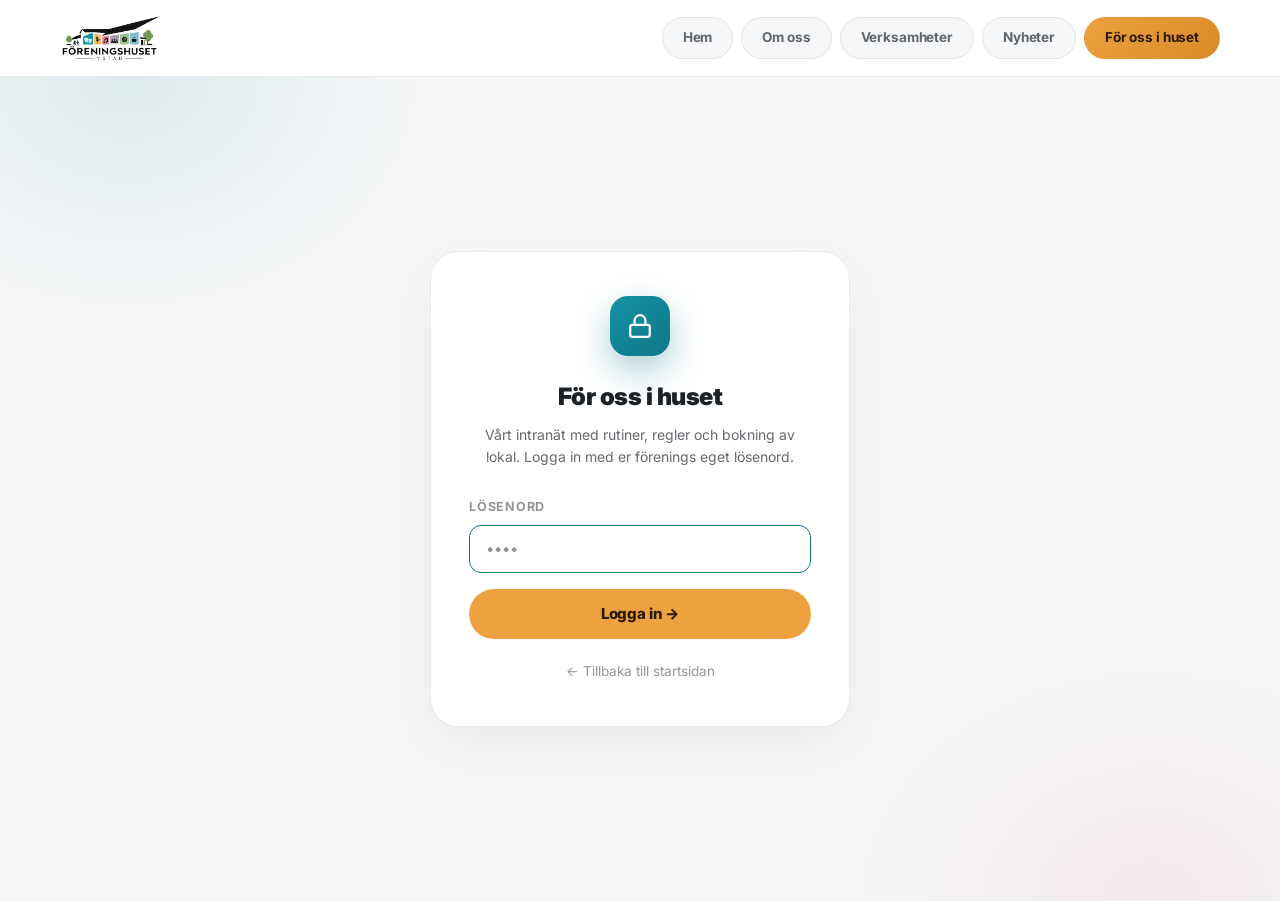
<file: boka-lokal.html>
<!DOCTYPE html>
<html lang="sv">
<head>
  <meta charset="UTF-8">
  <meta name="viewport" content="width=device-width, initial-scale=1.0">
  <title>Boka lokal — Föreningshuset</title>
  <meta name="robots" content="noindex, nofollow">
  <meta name="description" content="Boka möteslokal i Föreningshuset Ystad — för föreningar och verksamheter i huset.">
  <link rel="canonical" href="https://föreningshusetystad.se/boka-lokal.html">

  <link rel="icon" href="/favicon.ico" sizes="any">
  <link rel="icon" href="/favicon-32x32.png" type="image/png" sizes="32x32">
  <link rel="icon" href="/favicon-16x16.png" type="image/png" sizes="16x16">
  <link rel="apple-touch-icon" href="/apple-touch-icon.png">
  <link rel="manifest" href="/site.webmanifest">
  <meta name="theme-color" content="#0f7688">

  <meta property="og:type" content="website">
  <meta property="og:site_name" content="Föreningshuset Ystad">
  <meta property="og:locale" content="sv_SE">
  <meta property="og:title" content="Boka lokal — Föreningshuset">
  <meta property="og:description" content="Boka möteslokal i Föreningshuset Ystad — för föreningar och verksamheter i huset.">
  <meta property="og:url" content="https://föreningshusetystad.se/boka-lokal.html">
  <meta property="og:image" content="https://föreningshusetystad.se/images/og-image.png">
  <meta property="og:image:width" content="1200">
  <meta property="og:image:height" content="630">
  <meta name="twitter:card" content="summary_large_image">
  <meta name="twitter:title" content="Boka lokal — Föreningshuset">
  <meta name="twitter:description" content="Boka möteslokal i Föreningshuset Ystad — för föreningar och verksamheter i huset.">
  <meta name="twitter:image" content="https://föreningshusetystad.se/images/og-image.png">

  <link rel="preconnect" href="https://fonts.googleapis.com">
  <link rel="preconnect" href="https://fonts.gstatic.com" crossorigin>
  <link href="https://fonts.googleapis.com/css2?family=Inter:ital,opsz,wght@0,14..32,300..900;1,14..32,300..900&display=swap" rel="stylesheet">
  <link rel="stylesheet" href="css/style.css?v=8">
</head>
<body>

  <!-- ═══ NAV ═══ -->
  <header class="site-nav">
    <div class="container site-nav-inner">
      <a href="/" class="nav-brand">
        <span class="brand-logo-plate"><img src="images/logo.png" alt="Föreningshuset Ystad" class="brand-logo"></span>
        <span class="nav-brand-tag">Intranät · För oss i huset</span>
      </a>
      <nav class="nav-pills-row" aria-label="Intranätnavigation">
        <a href="/" class="nav-pill nav-pill--ghost">Hem</a>
        <a href="intranat.html" class="nav-pill nav-pill--ghost">Intranät</a>
        <a href="boka-lokal.html" class="nav-pill is-active">Boka lokal</a>
        <a href="#" class="nav-pill nav-pill--ghost" onclick="fhLogout(); return false;">Logga ut</a>
      </nav>
    </div>
  </header>

  <!-- ═══ HEADER ═══ -->
  <section class="hero-section" style="padding: 64px 0 52px;">
    <div class="container hero-content">
      <span class="hero-kicker">Intranät</span>
      <h1 class="hero-title" style="font-size: clamp(30px, 4.6vw, 46px);">Boka lokal</h1>
      <p class="hero-lede">Välj vilken lokal du vill boka nedan för att se dess bokningar, klicka sedan på en ledig tid och fyll i formuläret.</p>
    </div>
  </section>

  <!-- ═══ LOKALERNA ═══ -->
  <section class="section" style="padding-bottom: 12px;">
    <div class="container">
      <header class="section-head">
        <p class="section-kicker">Steg 1</p>
        <h2>Vilken lokal vill du boka?</h2>
        <p class="section-lede">Klicka på en lokal för att se dess bokningar i kalendern nedan — så ser du själv om det är ledigt.</p>
      </header>

      <div class="card-grid">
        <article class="card room-card" data-room="YMCA-Salen" tabindex="0" role="button" aria-pressed="false">
          <div class="card-icon">
            <svg width="22" height="22" viewBox="0 0 24 24" fill="none" stroke="currentColor" stroke-width="2" stroke-linecap="round" stroke-linejoin="round" aria-hidden="true"><rect x="3" y="3" width="18" height="18" rx="3"/><path d="M3 9h18"/></svg>
          </div>
          <h3>YMCA-Salen</h3>
          <p class="room-meta">Våning 1 · ca 150 stolar</p>
          <p>Scenlokalen mitt i huset. Scen och plats för ca 150 stolar — bra som föreläsningssal eller när du behöver publik. Tar man undan stolarna finns fina ytor för fysiska aktiviteter.</p>
        </article>

        <article class="card room-card" data-room="Salen" tabindex="0" role="button" aria-pressed="false">
          <div class="card-icon card-icon--orange">
            <svg width="22" height="22" viewBox="0 0 24 24" fill="none" stroke="currentColor" stroke-width="2" stroke-linecap="round" stroke-linejoin="round" aria-hidden="true"><rect x="3" y="3" width="18" height="18" rx="3"/><path d="M3 9h18"/></svg>
          </div>
          <h3>Salen</h3>
          <p class="room-meta">Våning 1, norra delen · ca 150 personer</p>
          <p>Liten scen och möjlighet till projektor, samt bord och stolar. I hallen en trappa upp finns pingisbord och biljard.</p>
        </article>

        <article class="card room-card" data-room="Caféet" tabindex="0" role="button" aria-pressed="false">
          <div class="card-icon card-icon--coral">
            <svg width="22" height="22" viewBox="0 0 24 24" fill="none" stroke="currentColor" stroke-width="2" stroke-linecap="round" stroke-linejoin="round" aria-hidden="true"><path d="M18 8h1a4 4 0 0 1 0 8h-1"/><path d="M2 8h16v9a4 4 0 0 1-4 4H6a4 4 0 0 1-4-4V8z"/><line x1="6" y1="1" x2="6" y2="4"/><line x1="10" y1="1" x2="10" y2="4"/><line x1="14" y1="1" x2="14" y2="4"/></svg>
          </div>
          <h3>Caféet</h3>
          <p class="room-meta">ca 30 platser</p>
          <p>Möjlighet till projektor. Ett större bord med plats för 10–15 personer passar perfekt för möte.</p>
        </article>

        <article class="card room-card" data-room="RS-rummet" tabindex="0" role="button" aria-pressed="false">
          <div class="card-icon card-icon--lavender">
            <svg width="22" height="22" viewBox="0 0 24 24" fill="none" stroke="currentColor" stroke-width="2" stroke-linecap="round" stroke-linejoin="round" aria-hidden="true"><path d="M17 21v-2a4 4 0 0 0-4-4H5a4 4 0 0 0-4 4v2"/><circle cx="9" cy="7" r="4"/><path d="M23 21v-2a4 4 0 0 0-3-3.87"/><path d="M16 3.13a4 4 0 0 1 0 7.75"/></svg>
          </div>
          <h3>RS-rummet</h3>
          <p class="room-meta">Våning 2, endast trappa · ca 20 personer</p>
          <p>Pentry samt bord och stolar. Perfekt för möten eller samlingar.</p>
        </article>

        <article class="card room-card" data-room="Gamla Kampsportssalen" tabindex="0" role="button" aria-pressed="false">
          <div class="card-icon card-icon--green">
            <svg width="22" height="22" viewBox="0 0 24 24" fill="none" stroke="currentColor" stroke-width="2" stroke-linecap="round" stroke-linejoin="round" aria-hidden="true"><path d="M20.84 4.61a5.5 5.5 0 0 0-7.78 0L12 5.67l-1.06-1.06a5.5 5.5 0 0 0-7.78 7.78l1.06 1.06L12 21.23l7.78-7.78 1.06-1.06a5.5 5.5 0 0 0 0-7.78z"/></svg>
          </div>
          <h3>Gamla Kampsportssalen</h3>
          <p class="room-meta">Våning 3, endast trappa</p>
          <p>Mjuka mattor på golvet — bra för fysisk aktivitet, yoga, meditation eller annan verksamhet som behöver ett större rum.</p>
        </article>
      </div>
    </div>
  </section>

  <!-- ═══ KALENDER ═══ -->
  <section class="section is-hidden" id="fhCal" style="padding-top: 12px; padding-bottom: 8px;">
    <div class="container" style="max-width: 800px;">
      <header class="section-head">
        <p class="section-kicker">Steg 2</p>
        <h2>Bokningar för <span id="fhCalRoomLabel">vald lokal</span></h2>
        <p class="section-lede">Uppdateras automatiskt när vi lägger in nya bokningar. Klicka på en ledig tid för att förifylla formuläret nedan.</p>
      </header>

      <div class="fh-cal">
        <div class="fh-cal-toolbar">
          <div class="fh-cal-toolbar-nav">
            <button type="button" class="fh-cal-nav-btn" id="fhCalPrev" aria-label="Föregående vecka">←</button>
            <span class="fh-cal-range" id="fhCalRange">–</span>
            <button type="button" class="fh-cal-nav-btn" id="fhCalNext" aria-label="Nästa vecka">→</button>
          </div>
          <button type="button" class="fh-cal-today-btn" id="fhCalToday">Idag</button>
        </div>
        <div class="fh-cal-status" id="fhCalStatus"></div>
        <div class="fh-cal-scroll">
          <div id="fhCalGrid"></div>
        </div>
        <div class="fh-cal-pick-note" id="fhCalPickNote"></div>
        <p class="fh-cal-legend">Bokningar visas med namn/förening. Klicka på en ledig tid för att komma igång med en bokningsförfrågan.</p>
      </div>
    </div>
  </section>

  <!-- ═══ FORMULÄR ═══ -->
  <section class="section is-hidden" id="fhBookingSection" style="padding-top: 8px;">
    <div class="container" style="max-width: 720px;">
      <header class="section-head">
        <p class="section-kicker">Steg 3</p>
        <h2>Din bokningsförfrågan</h2>
      </header>
      <div class="form-card">

        <div class="form-success" id="fhBookingSuccess">Din bokningsförfrågan öppnas nu i din e-postklient — skicka mejlet för att slutföra förfrågan.</div>

        <form id="fhBookingForm" autocomplete="off">
          <div class="form-row">
            <div class="field">
              <label for="fhName">Namn</label>
              <input type="text" id="fhName" name="fhName" placeholder="För- och efternamn" required>
            </div>
            <div class="field">
              <label for="fhEmail">E-post</label>
              <input type="email" id="fhEmail" name="fhEmail" placeholder="namn@exempel.se" required>
            </div>
          </div>

          <div class="form-row">
            <div class="field">
              <label for="fhPhone">Telefon (valfritt)</label>
              <input type="tel" id="fhPhone" name="fhPhone" placeholder="070-000 00 00">
            </div>
            <div class="field">
              <label for="fhRoom">Vilken lokal</label>
              <select id="fhRoom" name="fhRoom" required>
                <option value="" disabled selected>Välj lokal</option>
                <option value="YMCA-Salen">YMCA-Salen</option>
                <option value="Salen">Salen</option>
                <option value="Caféet">Caféet</option>
                <option value="RS-rummet">RS-rummet</option>
                <option value="Gamla Kampsportssalen">Gamla Kampsportssalen</option>
                <option value="Annat">Annat</option>
              </select>
            </div>
          </div>

          <div class="field">
            <label for="fhDate">Datum</label>
            <input type="date" id="fhDate" name="fhDate" required>
          </div>

          <div class="form-row">
            <div class="field">
              <label for="fhTimeStart">Starttid</label>
              <input type="time" id="fhTimeStart" name="fhTimeStart" required>
            </div>
            <div class="field">
              <label for="fhTimeEnd">Sluttid</label>
              <input type="time" id="fhTimeEnd" name="fhTimeEnd" required>
            </div>
          </div>

          <div class="field">
            <label for="fhPurpose">Syfte / beskrivning</label>
            <textarea id="fhPurpose" name="fhPurpose" placeholder="Vad ska lokalen användas till? Ungefär hur många personer?"></textarea>
          </div>

          <button type="submit" class="btn btn-amber btn-block">Skicka bokningsförfrågan →</button>

          <p class="form-note">När du klickar öppnas din e-postklient med förfrågan förifylld, skickad till sommarteatern@sommarteaternystad.com. Bekräfta genom att skicka mejlet.</p>
        </form>
      </div>
    </div>
  </section>

  <!-- ═══ FOOTER ═══ -->
  <footer class="site-footer">
    <div class="container">
      <div class="footer-top">
        <div class="footer-brand">
          <span class="brand-logo-plate"><img src="images/logo.png" alt="Föreningshuset Ystad" class="brand-logo"></span>
          <span class="nav-brand-tag">Intranät · För oss i huset</span>
          <address class="footer-address">
            <div class="footer-address-item">
              <svg width="13" height="13" viewBox="0 0 24 24" fill="none" stroke="currentColor" stroke-width="2" stroke-linecap="round" stroke-linejoin="round" aria-hidden="true"><path d="M21 10c0 7-9 13-9 13s-9-6-9-13a9 9 0 0 1 18 0z"/><circle cx="12" cy="10" r="3"/></svg>
              <div>Björnstjernegatan 18<br>271 39 Ystad</div>
            </div>
          </address>
          <div class="footer-contact-info">
            <a href="mailto:info@sommarteaternystad.com">info@sommarteaternystad.com</a>
            <a href="tel:+46406060823">040-606 08 23</a>
          </div>
        </div>
        <nav class="footer-nav" aria-label="Sidfotslänkar">
          <a href="/">Hem</a>
          <a href="intranat.html#rutiner">Rutiner</a>
          <a href="intranat.html#regler">Regler</a>
          <a href="boka-lokal.html">Boka lokal</a>
          <a href="#" onclick="fhLogout(); return false;">Logga ut</a>
        </nav>
      </div>
      <div class="footer-bottom">
        <p class="footer-copyright">Copyright &copy; 2026 Föreningshuset, Ystad. Alla rättigheter förbehållna.</p>
        <p class="footer-sub">Endast för föreningar i huset</p>
      </div>
    </div>
  </footer>

  <script src="js/auth.js"></script>
  <script>fhGuardPage();</script>
  <script src="js/booking.js?v=3"></script>
  <script>fhInitBookingForm();</script>
  <script src="js/calendar-config.js"></script>
  <script src="js/calendar.js?v=9"></script>
  <script>fhInitCalendarWidget();</script>
</body>
</html>
</file>
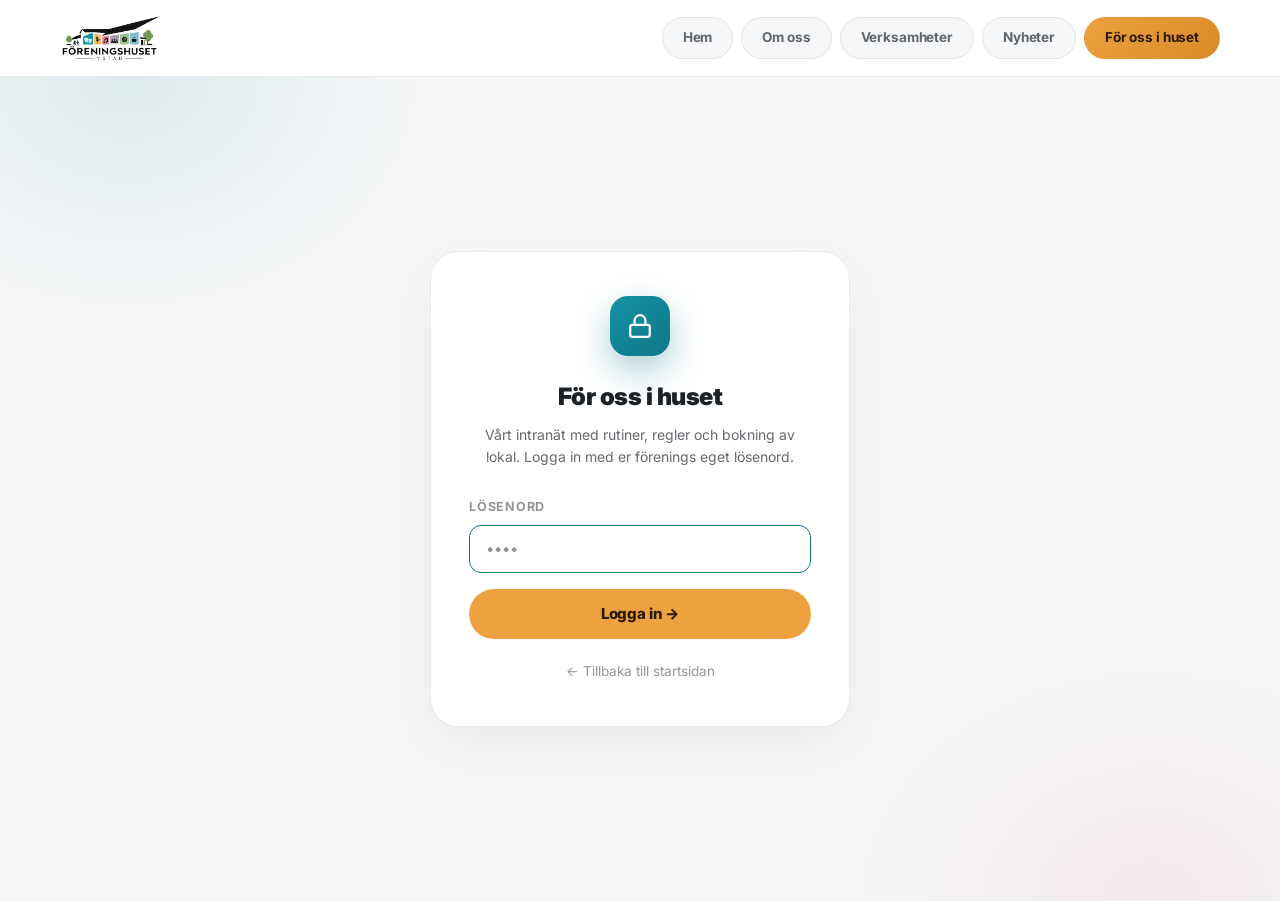
<file: for-oss-i-huset.html>
<!DOCTYPE html>
<html lang="sv">
<head>
  <meta charset="UTF-8">
  <meta name="viewport" content="width=device-width, initial-scale=1.0">
  <title>För oss i huset — Föreningshuset</title>
  <meta name="robots" content="noindex, nofollow">
  <meta name="description" content="Intranät för föreningar och verksamheter i Föreningshuset Ystad. Logga in med er förenings eget lösenord.">
  <link rel="canonical" href="https://föreningshusetystad.se/for-oss-i-huset.html">

  <link rel="icon" href="/favicon.ico" sizes="any">
  <link rel="icon" href="/favicon-32x32.png" type="image/png" sizes="32x32">
  <link rel="icon" href="/favicon-16x16.png" type="image/png" sizes="16x16">
  <link rel="apple-touch-icon" href="/apple-touch-icon.png">
  <link rel="manifest" href="/site.webmanifest">
  <meta name="theme-color" content="#0f7688">

  <meta property="og:type" content="website">
  <meta property="og:site_name" content="Föreningshuset Ystad">
  <meta property="og:locale" content="sv_SE">
  <meta property="og:title" content="För oss i huset — Föreningshuset">
  <meta property="og:description" content="Intranät för föreningar och verksamheter i Föreningshuset Ystad. Logga in med er förenings eget lösenord.">
  <meta property="og:url" content="https://föreningshusetystad.se/for-oss-i-huset.html">
  <meta property="og:image" content="https://föreningshusetystad.se/images/og-image.png">
  <meta property="og:image:width" content="1200">
  <meta property="og:image:height" content="630">
  <meta name="twitter:card" content="summary_large_image">
  <meta name="twitter:title" content="För oss i huset — Föreningshuset">
  <meta name="twitter:description" content="Intranät för föreningar och verksamheter i Föreningshuset Ystad. Logga in med er förenings eget lösenord.">
  <meta name="twitter:image" content="https://föreningshusetystad.se/images/og-image.png">

  <link rel="preconnect" href="https://fonts.googleapis.com">
  <link rel="preconnect" href="https://fonts.gstatic.com" crossorigin>
  <link href="https://fonts.googleapis.com/css2?family=Inter:ital,opsz,wght@0,14..32,300..900;1,14..32,300..900&display=swap" rel="stylesheet">
  <link rel="stylesheet" href="css/style.css?v=8">
</head>
<body>

  <!-- ═══ NAV ═══ -->
  <header class="site-nav">
    <div class="container site-nav-inner">
      <a href="/" class="nav-brand">
        <span class="brand-logo-plate"><img src="images/logo.png" alt="Föreningshuset Ystad" class="brand-logo"></span>
      </a>
      <nav class="nav-pills-row" aria-label="Huvudnavigation">
        <a href="/" class="nav-pill">Hem</a>
        <a href="om-oss.html" class="nav-pill">Om oss</a>
        <a href="verksamheter.html" class="nav-pill">Verksamheter</a>
        <a href="nyheter.html" class="nav-pill">Nyheter</a>
        <a href="for-oss-i-huset.html" class="nav-pill nav-pill--cta">För oss i huset</a>
      </nav>
    </div>
  </header>

  <!-- ═══ LÖSENORDSSPÄRR ═══ -->
  <section class="auth-wrap">
    <div class="auth-card">
      <div class="auth-icon">
        <svg width="26" height="26" viewBox="0 0 24 24" fill="none" stroke="#fff" stroke-width="2" stroke-linecap="round" stroke-linejoin="round" aria-hidden="true"><rect x="3" y="11" width="18" height="11" rx="2"/><path d="M7 11V7a5 5 0 0 1 10 0v4"/></svg>
      </div>
      <h1>För oss i huset</h1>
      <p class="auth-lede">Vårt intranät med rutiner, regler och bokning av lokal. Logga in med er förenings eget lösenord.</p>

      <div class="auth-error" id="fhPasswordError">Fel lösenord — försök igen.</div>

      <form id="fhPasswordForm" autocomplete="off">
        <div class="field">
          <label for="fhPasswordInput">Lösenord</label>
          <input type="password" id="fhPasswordInput" name="fhPassword" placeholder="••••" required autofocus>
        </div>
        <button type="submit" class="btn btn-amber btn-block">Logga in →</button>
      </form>

      <a href="/" class="auth-back">← Tillbaka till startsidan</a>
    </div>
  </section>

  <script src="js/tenant-api.js"></script>
  <script src="js/auth.js"></script>
  <script>fhInitPasswordForm();</script>
</body>
</html>
</file>
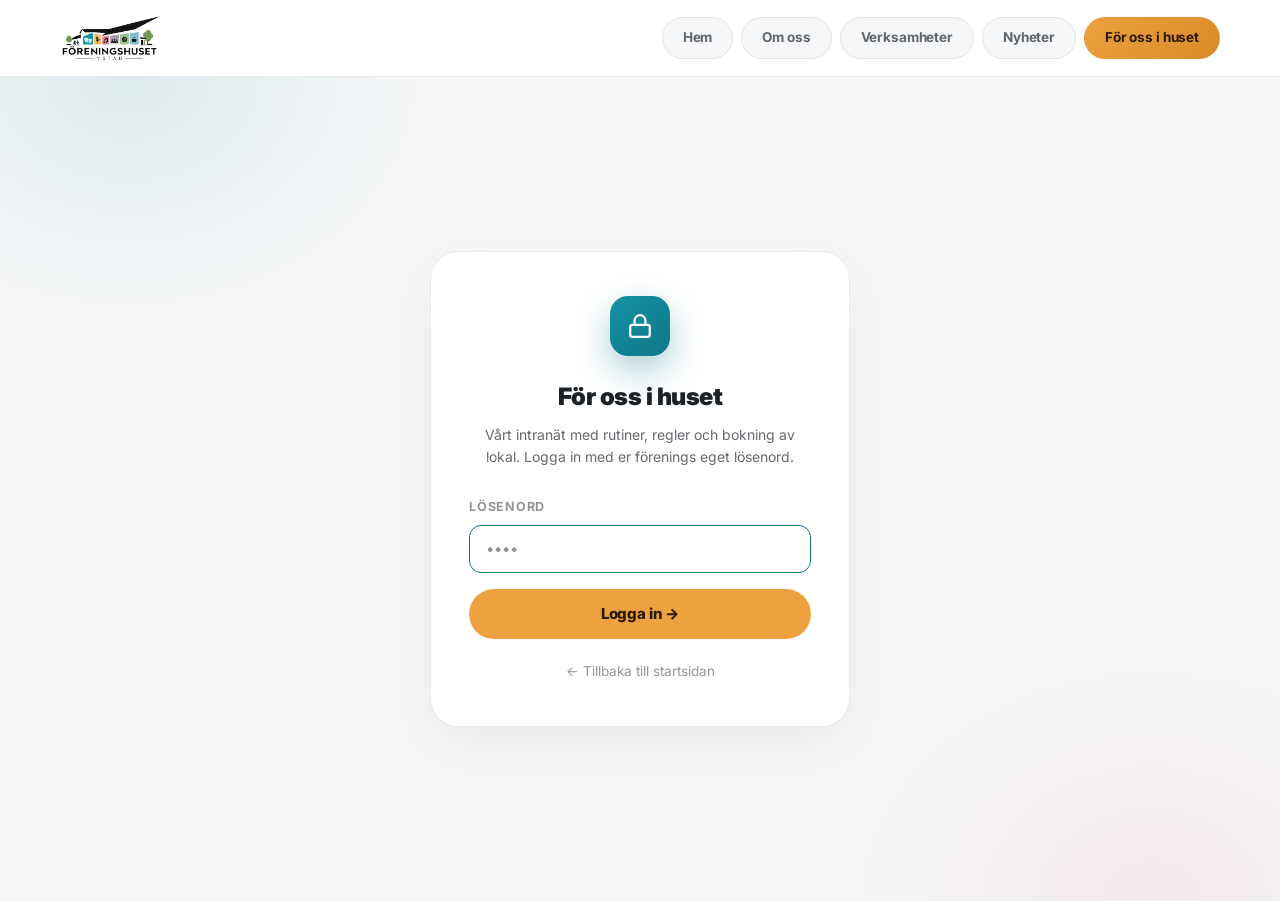
<file: intranat.html>
<!DOCTYPE html>
<html lang="sv">
<head>
  <meta charset="UTF-8">
  <meta name="viewport" content="width=device-width, initial-scale=1.0">
  <title>Intranät — Föreningshuset</title>
  <meta name="robots" content="noindex, nofollow">
  <meta name="description" content="Intranät för föreningar och verksamheter i Föreningshuset Ystad — rutiner, regler, nyheter och bokning av lokal.">
  <link rel="canonical" href="https://föreningshusetystad.se/intranat.html">

  <link rel="icon" href="/favicon.ico" sizes="any">
  <link rel="icon" href="/favicon-32x32.png" type="image/png" sizes="32x32">
  <link rel="icon" href="/favicon-16x16.png" type="image/png" sizes="16x16">
  <link rel="apple-touch-icon" href="/apple-touch-icon.png">
  <link rel="manifest" href="/site.webmanifest">
  <meta name="theme-color" content="#0f7688">

  <meta property="og:type" content="website">
  <meta property="og:site_name" content="Föreningshuset Ystad">
  <meta property="og:locale" content="sv_SE">
  <meta property="og:title" content="Intranät — Föreningshuset">
  <meta property="og:description" content="Intranät för föreningar och verksamheter i Föreningshuset Ystad — rutiner, regler, nyheter och bokning av lokal.">
  <meta property="og:url" content="https://föreningshusetystad.se/intranat.html">
  <meta property="og:image" content="https://föreningshusetystad.se/images/og-image.png">
  <meta property="og:image:width" content="1200">
  <meta property="og:image:height" content="630">
  <meta name="twitter:card" content="summary_large_image">
  <meta name="twitter:title" content="Intranät — Föreningshuset">
  <meta name="twitter:description" content="Intranät för föreningar och verksamheter i Föreningshuset Ystad — rutiner, regler, nyheter och bokning av lokal.">
  <meta name="twitter:image" content="https://föreningshusetystad.se/images/og-image.png">

  <link rel="preconnect" href="https://fonts.googleapis.com">
  <link rel="preconnect" href="https://fonts.gstatic.com" crossorigin>
  <link href="https://fonts.googleapis.com/css2?family=Inter:ital,opsz,wght@0,14..32,300..900;1,14..32,300..900&display=swap" rel="stylesheet">
  <link rel="stylesheet" href="css/style.css?v=8">
</head>
<body>

  <!-- ═══ NAV ═══ -->
  <header class="site-nav">
    <div class="container site-nav-inner">
      <a href="/" class="nav-brand">
        <span class="brand-logo-plate"><img src="images/logo.png" alt="Föreningshuset Ystad" class="brand-logo"></span>
        <span class="nav-brand-tag">Intranät · För oss i huset</span>
      </a>
      <nav class="nav-pills-row" aria-label="Intranätnavigation">
        <a href="/" class="nav-pill nav-pill--ghost">Hem</a>
        <a href="intranat.html" class="nav-pill is-active">Intranät</a>
        <a href="boka-lokal.html" class="nav-pill nav-pill--cta">Boka lokal</a>
        <a href="#" class="nav-pill nav-pill--ghost" onclick="fhLogout(); return false;">Logga ut</a>
      </nav>
    </div>
  </header>

  <!-- ═══ HEADER ═══ -->
  <section class="hero-section" style="padding: 64px 0 52px;">
    <div class="container hero-content">
      <span class="hero-kicker">För oss i huset</span>
      <h1 class="hero-title" style="font-size: clamp(30px, 4.6vw, 46px);">Välkommen in, <span data-fh-tenant-name>…</span></h1>
      <p class="hero-lede">Här samlar vi det som gäller för oss som verkar i huset — nyheter, uppdrag, rutiner och praktiska saker som bokning av lokal och felanmälan.</p>
    </div>
  </section>

  <div class="container" style="max-width: 720px;">
    <div class="fh-cal-status" id="fhDashboardStatus" style="margin-bottom: 12px;"></div>
  </div>

  <!-- ═══ NYHETER ═══ -->
  <section class="section" style="padding-top: 8px; padding-bottom: 8px;">
    <div class="container" style="max-width: 720px;">
      <div class="news-box">
        <div class="news-box-header">
          <p class="section-kicker">Senaste</p>
          <h2>Nyheter</h2>
        </div>
        <div class="news-list" id="fhNewsList">
          <p class="task-meta">Hämtar nyheter …</p>
        </div>
      </div>
    </div>
  </section>

  <!-- ═══ UPPDRAG ═══ -->
  <section class="section on-soft" style="padding-top: 12px;">
    <div class="container" style="max-width: 720px;">
      <header class="section-head">
        <p class="section-kicker">Det här ska göras</p>
        <h2>Uppdrag för i år</h2>
        <p class="section-lede">Klicka på ett uppdrag för att bocka av det som klart. Uppdraget "Skicka in text/logga" öppnar formuläret nedan. Nya uppdrag läggs till löpande.</p>
      </header>

      <article class="panel-card">
        <div class="task-list" id="fhTaskList">
          <p class="task-meta">Hämtar uppdrag …</p>
        </div>
      </article>
    </div>
  </section>

  <!-- ═══ SKICKA IN TEXT/LOGGA (döljs tills uppdraget klickas i listan ovan) ═══ -->
  <section class="section task-submit-panel" id="fhSubmitPanel">
    <div class="container" style="max-width: 720px;">
      <header class="section-head">
        <p class="section-kicker">Synas på hemsidan</p>
        <h2>Skicka in text eller logga</h2>
        <p class="section-lede">Skickas för granskning — vi lägger in det på verksamheter-sidan när vi godkänt det.</p>
      </header>

      <article class="panel-card">
        <div class="submit-status" id="fhSubmitStatus"></div>

        <form id="fhSubmitForm" autocomplete="off">
          <div class="field">
            <label for="fhSubmitType">Typ</label>
            <select id="fhSubmitType" name="fhSubmitType" required>
              <option value="Text">Text om verksamheten</option>
              <option value="Logga">Logga</option>
              <option value="Text och logga">Både text och logga</option>
            </select>
          </div>

          <div class="field">
            <label for="fhSubmitText">Text (valfritt om ni bara skickar en logga)</label>
            <textarea id="fhSubmitText" name="fhSubmitText" placeholder="Kort beskrivning av er verksamhet att visa på verksamheter-sidan…"></textarea>
          </div>

          <div class="field">
            <label for="fhSubmitImage">Logga (valfritt om ni bara skickar text)</label>
            <input type="file" id="fhSubmitImage" name="fhSubmitImage" accept="image/*">
          </div>

          <button type="submit" class="btn btn-amber btn-block">Skicka in →</button>
        </form>
      </article>
    </div>
  </section>

  <!-- ═══ PRAKTISKT — NYCKLAR, BOKA LOKAL & FELANMÄLAN ═══ -->
  <section class="section on-soft" id="praktiskt">
    <div class="container" style="max-width: 720px;">
      <header class="section-head">
        <p class="section-kicker">Vardagen i huset</p>
        <h2>Praktiskt</h2>
        <p class="section-lede">Nycklar, bokning av lokal och felanmälan.</p>
      </header>

      <div class="keycount-card">
        <div>
          <div class="keycount-number"><span id="fhKeyCount">–</span></div>
        </div>
        <div class="keycount-label">Nycklar ni ansvarar för<br>Behöver ni fler? Hör av er till verksamhetsansvarig.</div>
      </div>

      <article class="panel-card">
        <div class="practical-buttons">
          <a href="boka-lokal.html" class="action-btn">
            <span class="action-btn-icon action-btn-icon--amber">
              <svg width="20" height="20" viewBox="0 0 24 24" fill="none" stroke="currentColor" stroke-width="2" stroke-linecap="round" stroke-linejoin="round" aria-hidden="true"><rect x="3" y="4" width="18" height="18" rx="2"/><line x1="16" y1="2" x2="16" y2="6"/><line x1="8" y1="2" x2="8" y2="6"/><line x1="3" y1="10" x2="21" y2="10"/></svg>
            </span>
            <span class="action-btn-label">Boka lokal</span>
            <span class="action-btn-arrow">→</span>
          </a>
          <a href="https://online.reduca.se/#!/arende/4QVHM6FF" target="_blank" rel="noopener" class="action-btn">
            <span class="action-btn-icon action-btn-icon--coral">
              <svg width="20" height="20" viewBox="0 0 24 24" fill="none" stroke="currentColor" stroke-width="2" stroke-linecap="round" stroke-linejoin="round" aria-hidden="true"><path d="M14.7 6.3a1 1 0 0 0 0 1.4l1.6 1.6a1 1 0 0 0 1.4 0l3.77-3.77a6 6 0 0 1-7.94 7.94l-6.91 6.91a2.12 2.12 0 0 1-3-3l6.91-6.91a6 6 0 0 1 7.94-7.94Z"/></svg>
            </span>
            <span class="action-btn-label">Felanmälan</span>
            <span class="action-btn-arrow">→</span>
          </a>
        </div>
      </article>
    </div>
  </section>

  <!-- ═══ RUTINER ═══ -->
  <section class="section" id="rutiner">
    <div class="container" style="max-width: 720px;">
      <header class="section-head">
        <p class="section-kicker">Det som gäller i huset</p>
        <h2>Rutiner</h2>
        <p class="section-lede">Rutiner för oss som verkar i huset. Fler rutiner läggs till här efter hand.</p>
      </header>

      <div class="card-stack">
      <article class="panel-card">
        <div class="card-icon card-icon--coral">
          <svg width="22" height="22" viewBox="0 0 24 24" fill="none" stroke="currentColor" stroke-width="2" stroke-linecap="round" stroke-linejoin="round" aria-hidden="true"><path d="M8.5 14.5A2.5 2.5 0 0 0 11 17a2.5 2.5 0 0 0 2.5-2.5c0-1.38-.5-2-1-3-1.072-2.143-.224-4.054 2-6 .5 2.5 2 4.9 4 6.5 2 1.6 3 3.5 3 5.5a7.5 7.5 0 1 1-15 0c0-1.153.433-2.294 1-3a2.5 2.5 0 0 0 2.5 2.5z"/></svg>
        </div>
        <h3>Brand</h3>
        <p>Det viktigaste av allt: alla går ut — oavsett om du är säker på att det brinner, tror att det är en övning, eller är övertygad om att larmet är falskt. Larmet hörs i hela huset, och oavsett var det brinner går alla i huset ut. Öppna rutinerna nedan för samlingsplats, kontaktlista och alla steg.</p>

        <details class="safety-details">
          <summary class="safety-summary">
            <span class="show-when-closed">Visa alla rutiner</span>
            <span class="show-when-open">Dölj rutiner</span>
            <svg class="safety-summary-chevron" width="16" height="16" viewBox="0 0 24 24" fill="none" stroke="currentColor" stroke-width="2.5" stroke-linecap="round" stroke-linejoin="round" aria-hidden="true"><path d="M6 9l6 6 6-6"/></svg>
          </summary>

          <div class="safety-details-content">
            <div class="safety-callouts">
              <div class="safety-callout">
                <span class="safety-callout-label">Samlingsplats</span>
                <p>Flaggstången vid husets norra gavel<br>Björnstjernegatan 18, 271 39 Ystad</p>
              </div>
              <div class="safety-callout safety-callout--urgent">
                <span class="safety-callout-label">Vid verklig brand</span>
                <p>Ring 112 — uppge adressen ovan</p>
              </div>
            </div>

            <div class="safety-contacts">
              <p class="safety-contacts-title">Ring i denna ordning:</p>
              <ol class="safety-contact-list">
                <li>
                  <span class="safety-contact-num">1</span>
                  <span class="safety-contact-name">Hannes Nilsson</span>
                  <a href="tel:+46706389161">070-638 91 61</a>
                </li>
                <li class="is-empty">
                  <span class="safety-contact-num">2</span>
                  <span class="safety-contact-name">Fylls på inom kort</span>
                </li>
                <li class="is-empty">
                  <span class="safety-contact-num">3</span>
                  <span class="safety-contact-name">Fylls på inom kort</span>
                </li>
                <li class="is-empty">
                  <span class="safety-contact-num">4</span>
                  <span class="safety-contact-name">Fylls på inom kort</span>
                </li>
                <li class="is-empty">
                  <span class="safety-contact-num">5</span>
                  <span class="safety-contact-name">Fylls på inom kort</span>
                </li>
              </ol>
              <p class="safety-contacts-note">Får du inget svar — ring nästa person på listan.</p>
            </div>

            <div class="safety-extra">
              <h3>Innan något händer — bra att veta i ett hus med flera verksamheter</h3>
              <ul>
                <li>Innan din aktivitet börjar — peka ut närmaste nödutgång för dina besökare eller deltagare, särskilt om de inte känner huset sedan innan.</li>
                <li>Blockera aldrig utrymningsvägar, dörrar eller trapphus med möbler, sopor eller material — inte ens tillfälligt.</li>
                <li>Larmet hörs i hela huset — oavsett var det brinner, går alla i huset ut.</li>
                <li>Gå aldrig tillbaka in för väskor, jackor eller andra tillhörigheter.</li>
                <li>Varje verksamhet ansvarar för att utrymma sina egna deltagare, göra sin egen närvarokontroll, och i efterhand informera sina medlemmar om vad som hänt.</li>
                <li>Rutinerna uppdateras löpande — kontaktlistan ovan fylls på inom kort.</li>
              </ul>
            </div>

            <div class="safety-scenarios">
              <article class="safety-scenario safety-scenario--danger">
                <h3>Om du ser brand</h3>
                <ul>
                  <li>Om det är säkert — använd en brandsläckare för att försöka bekämpa branden.</li>
                  <li>Eskalerar branden, eller känns den okontrollerbar — gå direkt vidare till utrymning.</li>
                  <li>Starta utrymning: en person leder gruppen ut, en annan stannar kvar sist i lokalen och säkerställer att alla — inklusive toaletterna — har lämnat.</li>
                  <li>Har din verksamhet reflexvästar eller liknande säkerhetsutrustning — använd den.</li>
                  <li>Går det snabbt och säkert — ta med viktiga listor eller utrustning på väg ut. Annars: gå bara ut genom närmaste utgång.</li>
                  <li>Aktivera brandlarmet om det inte redan ljuder. Larmknappen finns vid toaletterna.</li>
                  <li>Stäng dörrar när du passerar dem — utom den röda ytterdörren.</li>
                  <li>Samla alla vid flaggstången på husets norra gavel. Räkna in dina deltagare mot din egen närvaro- eller deltagarlista.</li>
                  <li>Ring 112 och rapportera branden. Uppge adressen: Björnstjernegatan 18, 271 39 Ystad.</li>
                  <li>Ring därefter kontaktpersonen ovan.</li>
                  <li>När räddningstjänsten anländer: presentera dig, uppge hur många ni är som evakuerats från din verksamhet, och informera om att fler föreningar eller verksamheter kan finnas kvar i byggnaden.</li>
                  <li>Ingen återvänder in förrän räddningstjänsten eller ansvarig person gett klartecken.</li>
                </ul>
              </article>

              <article class="safety-scenario safety-scenario--warning">
                <h3>Om du inte ser brand (larmet ljuder)</h3>
                <ul>
                  <li>Påbörja utrymning direkt — anta att larmet gäller, oavsett vad du tror dig veta.</li>
                  <li>En person leder gruppen ut, en annan stannar sist och säkerställer att lokalen — inklusive toaletterna — är tom.</li>
                  <li>Stäng dörrar när du passerar dem — utom den röda ytterdörren.</li>
                  <li>Samla alla vid flaggstången på husets norra gavel och räkna in dina deltagare.</li>
                  <li>Ring kontaktpersonen ovan och rapportera att ni utrymt.</li>
                  <li>Ingen återvänder in förrän räddningstjänsten eller ansvarig person gett klartecken.</li>
                </ul>
              </article>

              <article class="safety-scenario safety-scenario--neutral">
                <h3>Om du vet att det är falskt larm</h3>
                <ul>
                  <li>Utrym ändå. En brand kan pågå i en annan del av byggnaden även om larmet verkar felaktigt hos dig.</li>
                  <li>Följ samma steg som ovan: utrym, samla vid flaggstången, räkna in dina deltagare.</li>
                  <li>Ring kontaktpersonen ovan och meddela att larmet utreds som falskt — men vänta ändå på klartecken innan ni går in igen.</li>
                </ul>
              </article>
            </div>
          </div>
        </details>
      </article>

      <article class="panel-card">
        <div class="card-icon card-icon--green">
          <svg width="22" height="22" viewBox="0 0 24 24" fill="none" stroke="currentColor" stroke-width="2" stroke-linecap="round" stroke-linejoin="round" aria-hidden="true"><circle cx="12" cy="12" r="10"/><line x1="12" y1="8" x2="12" y2="16"/><line x1="8" y1="12" x2="16" y2="12"/></svg>
        </div>
        <h3>Första hjälpen</h3>
        <p>Vid livshotande tillstånd: kontrollera, ring 112, ge första hjälpen och stanna kvar hos personen. Är du osäker på om det är allvarligt — ring 112. Öppna rutinerna nedan för fler steg och vanliga tillstånd att känna igen.</p>

        <details class="safety-details">
          <summary class="safety-summary">
            <span class="show-when-closed">Visa alla rutiner</span>
            <span class="show-when-open">Dölj rutiner</span>
            <svg class="safety-summary-chevron" width="16" height="16" viewBox="0 0 24 24" fill="none" stroke="currentColor" stroke-width="2.5" stroke-linecap="round" stroke-linejoin="round" aria-hidden="true"><path d="M6 9l6 6 6-6"/></svg>
          </summary>

          <div class="safety-details-content">
            <div class="safety-callouts">
              <div class="safety-callout">
                <span class="safety-callout-label">Hjärtstartare</span>
                <p>Finns i hallen vid toaletterna</p>
              </div>
              <div class="safety-callout safety-callout--urgent">
                <span class="safety-callout-label">Vid livshotande tillstånd</span>
                <p>Ring 112 — uppge adressen: Björnstjernegatan 18, 271 39 Ystad</p>
              </div>
            </div>

            <div class="safety-scenarios">
              <article class="safety-scenario safety-scenario--danger">
                <h3>Livshotande tillstånd — gör detta direkt</h3>
                <ul>
                  <li>Kontrollera om personen är vaken och andas normalt.</li>
                  <li>Ring 112 vid medvetslöshet, onormal andning, allvarlig skada, allvarlig allergisk reaktion eller annat misstänkt livshotande tillstånd. Är du osäker — ring 112.</li>
                  <li>Ge första hjälpen och följ instruktionerna från SOS Alarm — till exempel HLR, hjärtstartare eller att stoppa kraftig blödning.</li>
                  <li>Fördela ansvaret: en person stannar hos den skadade, en annan tar hand om övriga i gruppen och hämtar utrustning vid behov.</li>
                  <li>Lämna aldrig den skadade ensam. Stanna kvar tills ambulanspersonal tar över.</li>
                  <li>Kontakta därefter verksamhetsansvarig enligt kontaktlistan under Brand-rutinen ovan.</li>
                </ul>
              </article>

              <article class="safety-scenario safety-scenario--warning">
                <h3>Icke livshotande tillstånd</h3>
                <ul>
                  <li>Bedöm vad som hänt och hur personen mår.</li>
                  <li>Ge den första hjälp som behövs — till exempel rengöra och plåstra ett mindre sår, kyla en skada eller låta personen vila under uppsikt.</li>
                  <li>Avgör om personen kan fortsätta verksamheten, behöver vila, hämtas eller behöver sjukvård.</li>
                  <li>Kontakta vårdnadshavare (för barn och unga) eller anhörig/kontaktperson (för vuxna deltagare) vid mer än lindrig skada eller sjukdom.</li>
                  <li>Försämras tillståndet, eller du misstänker något livshotande — ring 112.</li>
                </ul>
              </article>

              <article class="safety-scenario safety-scenario--neutral">
                <h3>Bra att känna igen</h3>
                <ul>
                  <li><strong>Lågt blodsocker:</strong> darrighet, svettningar, blekhet, yrsel — ge något med socker om personen är vaken och kan svälja. Medvetslös eller kan inte svälja — ring 112, ge ingenting att äta eller dricka.</li>
                  <li><strong>Allergisk reaktion:</strong> klåda, utslag, svullnad — håll under uppsikt. Svårt att andas, svullnad i mun/svalg eller en kraftig reaktion kan vara anafylaxi — använd ev. adrenalinpenna och ring 112 direkt.</li>
                  <li><strong>Astma:</strong> andnöd, hosta, pipande andning — hjälp till en bekväm ställning och med ev. medicin. Hjälper inte medicinen — ring 112.</li>
                  <li><strong>Epilepsi/krampanfall:</strong> skydda personen från att skada sig, stoppa inte in något i munnen. Pågår anfallet i flera minuter — ring 112.</li>
                  <li><strong>Kraftig blödning:</strong> höj den skadade kroppsdelen, tryck ihop sårkanterna och lägg ett tryckförband. Vid blödning i huvud eller hals — låt personen ligga plant.</li>
                  <li><strong>Skallskada:</strong> undvik att flytta personen. Vid sänkt eller förändrat medvetande — ring 112 eller kontakta sjukvården.</li>
                  <li><strong>Brännskada:</strong> spola med fingervarmt vatten i 30 minuter. Större eller djupare skador — ring 112 eller sök vård.</li>
                </ul>
              </article>
            </div>

            <div class="safety-extra">
              <h3>Bra att veta</h3>
              <ul>
                <li>Varje verksamhet ansvarar för att ha koll på kända allergier eller tillstånd hos sina egna deltagare.</li>
                <li>Dokumentera vad som hände, när det hände och vilka åtgärder som gjordes, så snart situationen tillåter.</li>
                <li>Har en olycka eller allvarlig händelse inträffat i huset — anmäl den gärna via Avvikelse-funktionen under Regler, så vi har koll.</li>
              </ul>
            </div>
          </div>
        </details>
      </article>

      <article class="panel-card">
        <div class="card-icon card-icon--sky">
          <svg width="22" height="22" viewBox="0 0 24 24" fill="none" stroke="currentColor" stroke-width="2" stroke-linecap="round" stroke-linejoin="round" aria-hidden="true"><path d="M5 12.55a11 11 0 0 1 14.08 0"/><path d="M1.42 9a16 16 0 0 1 21.16 0"/><path d="M8.53 16.11a6 6 0 0 1 6.95 0"/><line x1="12" y1="20" x2="12.01" y2="20"/></svg>
        </div>
        <h3>WiFi</h3>
        <p>Huset har fiber indraget. Nätverk: <strong>KFUM_CLOASED</strong> och <strong>SOMMARTEATERN_5G</strong> — lösenord: <strong>KFUMhus1</strong></p>
      </article>
      </div>
    </div>
  </section>

  <!-- ═══ REGLER ═══ -->
  <section class="section on-soft" id="regler">
    <div class="container" style="max-width: 720px;">
      <header class="section-head">
        <p class="section-kicker">Ordningen i huset</p>
        <h2>Regler</h2>
        <p class="section-lede">Regler för oss som verkar i huset. Fler regler läggs till här efter hand.</p>
      </header>

      <div class="card-stack">
      <article class="panel-card">
        <div class="card-icon">
          <svg width="22" height="22" viewBox="0 0 24 24" fill="none" stroke="currentColor" stroke-width="2" stroke-linecap="round" stroke-linejoin="round" aria-hidden="true"><path d="M12 8v4l3 3"/><circle cx="12" cy="12" r="10"/></svg>
        </div>
        <h3>Reglerna fylls på inom kort</h3>
        <p>Den här sidan är under uppbyggnad. Reglerna för huset läggs till här så snart de är klara.</p>
      </article>

      <article class="panel-card">
        <div class="card-icon card-icon--coral">
          <svg width="22" height="22" viewBox="0 0 24 24" fill="none" stroke="currentColor" stroke-width="2" stroke-linecap="round" stroke-linejoin="round" aria-hidden="true"><path d="M10.29 3.86 1.82 18a2 2 0 0 0 1.71 3h16.94a2 2 0 0 0 1.71-3L13.71 3.86a2 2 0 0 0-3.42 0z"/><line x1="12" y1="9" x2="12" y2="13"/><line x1="12" y1="17" x2="12.01" y2="17"/></svg>
        </div>
        <h3>Avvikelse &amp; visselblåsning</h3>
        <p>Har något hänt som rör säkerhet, en incident, trakasserier eller annat du vill anmäla? Det är skilt från felanmälan, som är för praktiska och tekniska fel.</p>

        <div class="practical-buttons">
          <button type="button" class="action-btn" id="fhOpenDeviationBtn">
            <span class="action-btn-icon action-btn-icon--danger">
              <svg width="20" height="20" viewBox="0 0 24 24" fill="none" stroke="currentColor" stroke-width="2" stroke-linecap="round" stroke-linejoin="round" aria-hidden="true"><path d="M10.29 3.86 1.82 18a2 2 0 0 0 1.71 3h16.94a2 2 0 0 0 1.71-3L13.71 3.86a2 2 0 0 0-3.42 0z"/><line x1="12" y1="9" x2="12" y2="13"/><line x1="12" y1="17" x2="12.01" y2="17"/></svg>
            </span>
            <span class="action-btn-label">Rapportera avvikelse</span>
            <span class="action-btn-arrow">→</span>
          </button>
        </div>
      </article>
      </div>
    </div>
  </section>

  <!-- ═══ FOOTER ═══ -->
  <footer class="site-footer">
    <div class="container">
      <div class="footer-top">
        <div class="footer-brand">
          <span class="brand-logo-plate"><img src="images/logo.png" alt="Föreningshuset Ystad" class="brand-logo"></span>
          <span class="nav-brand-tag">Intranät · För oss i huset</span>
          <address class="footer-address">
            <div class="footer-address-item">
              <svg width="13" height="13" viewBox="0 0 24 24" fill="none" stroke="currentColor" stroke-width="2" stroke-linecap="round" stroke-linejoin="round" aria-hidden="true"><path d="M21 10c0 7-9 13-9 13s-9-6-9-13a9 9 0 0 1 18 0z"/><circle cx="12" cy="10" r="3"/></svg>
              <div>Björnstjernegatan 18<br>271 39 Ystad</div>
            </div>
          </address>
          <div class="footer-contact-info">
            <a href="mailto:info@sommarteaternystad.com">info@sommarteaternystad.com</a>
            <a href="tel:+46406060823">040-606 08 23</a>
          </div>
        </div>
        <nav class="footer-nav" aria-label="Sidfotslänkar">
          <a href="/">Hem</a>
          <a href="intranat.html#rutiner">Rutiner</a>
          <a href="intranat.html#regler">Regler</a>
          <a href="boka-lokal.html">Boka lokal</a>
          <a href="#" onclick="fhLogout(); return false;">Logga ut</a>
        </nav>
      </div>
      <div class="footer-bottom">
        <p class="footer-copyright">Copyright &copy; 2026 Föreningshuset, Ystad. Alla rättigheter förbehållna.</p>
        <p class="footer-sub">Endast för föreningar i huset</p>
      </div>
    </div>
  </footer>

  <!-- ═══ AVVIKELSE & VISSELBLÅSNING — POPUP ═══ -->
  <div class="fh-modal-overlay" id="fhDeviationModalOverlay">
    <div class="fh-modal" role="dialog" aria-modal="true" aria-labelledby="fhDeviationModalTitle">
      <button type="button" class="fh-modal-close" id="fhDeviationModalClose" aria-label="Stäng">
        <svg width="16" height="16" viewBox="0 0 24 24" fill="none" stroke="currentColor" stroke-width="2.5" stroke-linecap="round" stroke-linejoin="round" aria-hidden="true"><path d="M18 6 6 18M6 6l12 12"/></svg>
      </button>

      <p class="section-kicker">Säkerhet, incidenter eller trakasserier</p>
      <h2 id="fhDeviationModalTitle" class="fh-modal-title">Avvikelse &amp; visselblåsning</h2>
      <p class="section-lede" style="margin-bottom: 24px;">Har något hänt som rör säkerhet, en incident, trakasserier eller annat du vill anmäla? Beskriv vad som hänt — det går direkt till verksamhetsansvarig för huset och delas inte med andra föreningar. Status uppdateras här nedan när ärendet är pågående eller löst.</p>

      <div class="submit-status" id="fhDeviationStatus"></div>

      <form id="fhDeviationForm" autocomplete="off">
        <div class="field">
          <label for="fhDeviationText">Vad har hänt?</label>
          <textarea id="fhDeviationText" name="fhDeviationText" placeholder="Beskriv vad som hänt, när det hände och vilka som var inblandade om du vet…" required></textarea>
        </div>

        <div class="field">
          <label for="fhDeviationImage">Bild eller underlag (valfritt)</label>
          <input type="file" id="fhDeviationImage" name="fhDeviationImage" accept="image/*">
        </div>

        <button type="submit" class="btn btn-amber btn-block">Skicka avvikelse →</button>
      </form>

      <h3 class="fault-list-heading">Era inskickade avvikelser</h3>

      <div class="task-list" id="fhDeviationList">
        <p class="task-meta">Hämtar avvikelser …</p>
      </div>
    </div>
  </div>

  <script src="js/auth.js"></script>
  <script>fhGuardPage();</script>
  <script src="js/tenant-api.js"></script>
  <script src="js/tenant-dashboard.js"></script>
  <script>
    fhInitDashboard();
    fhInitSubmitForm();
    fhInitDeviationForm();
    fhInitModal('fhOpenDeviationBtn', 'fhDeviationModalOverlay', 'fhDeviationModalClose');
  </script>
</body>
</html>
</file>
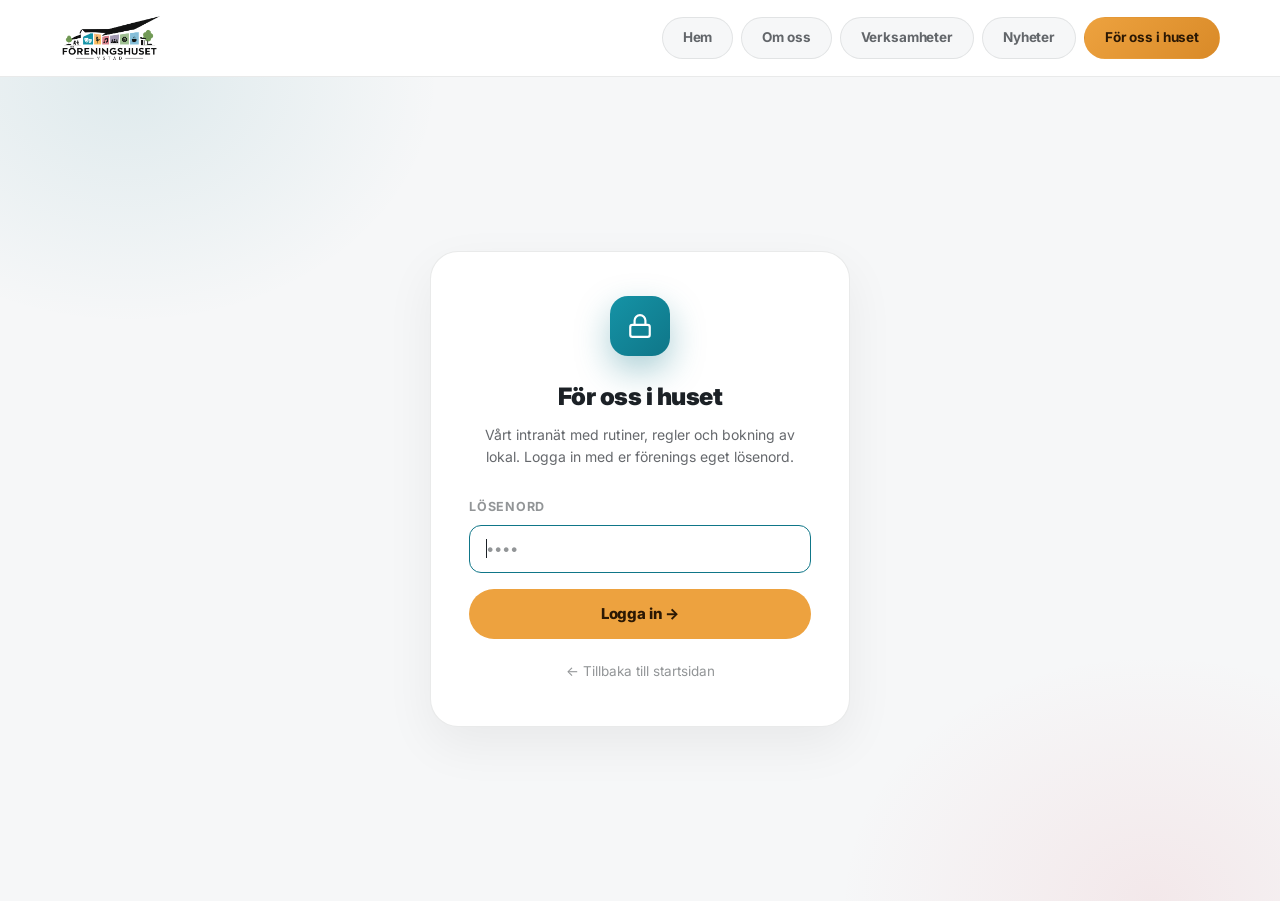
<file: mina-sidor.html>
<!DOCTYPE html>
<html lang="sv">
<head>
  <meta charset="UTF-8">
  <meta http-equiv="refresh" content="0; url=intranat.html">
  <link rel="canonical" href="intranat.html">
  <meta name="robots" content="noindex, nofollow">
  <title>Intranät — Föreningshuset</title>
</head>
<body>
  <p>Den här sidan har flyttat. Gå till <a href="intranat.html">intranätet</a>.</p>
</body>
</html>
</file>
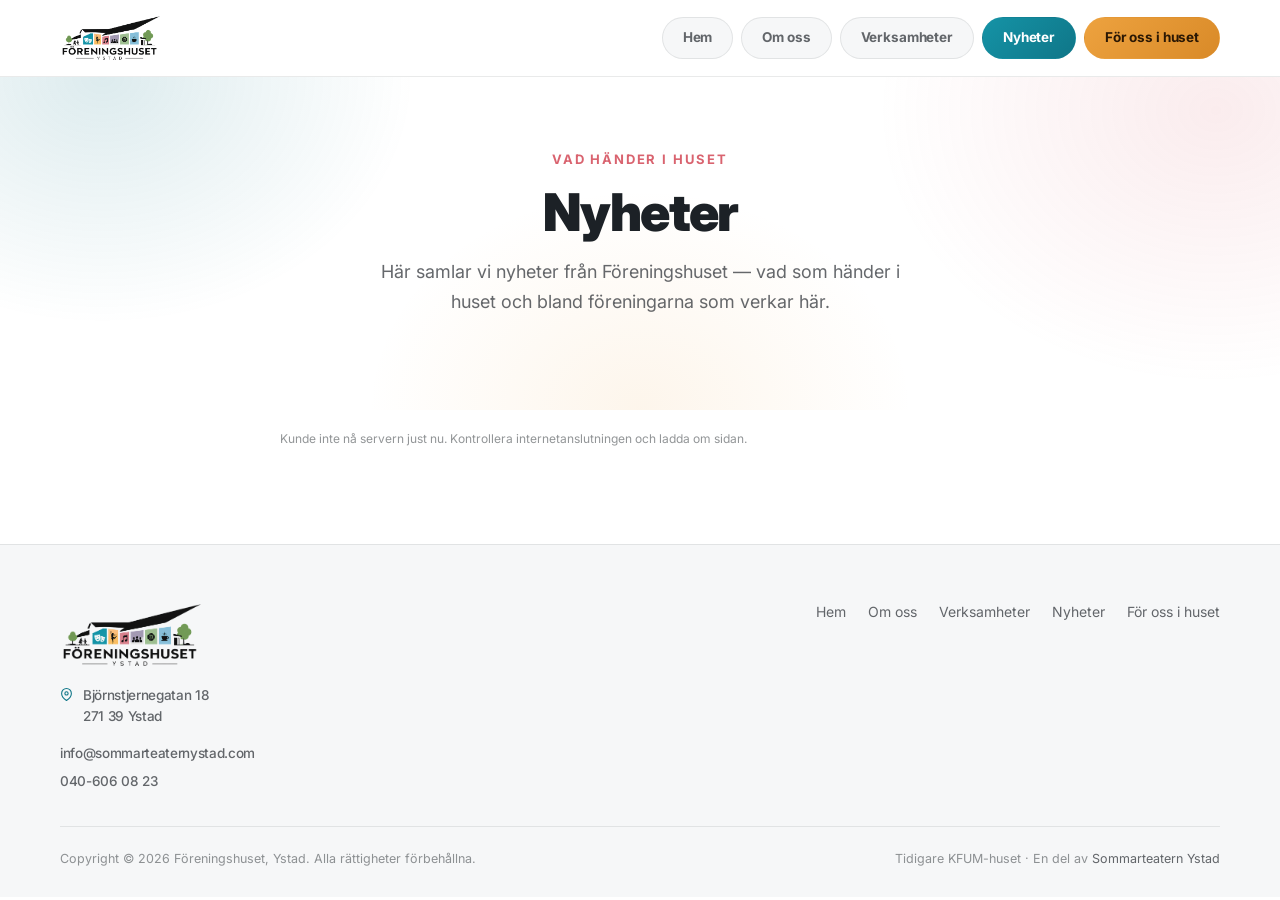
<file: nyheter.html>
<!DOCTYPE html>
<html lang="sv">
<head>
  <meta charset="UTF-8">
  <meta name="viewport" content="width=device-width, initial-scale=1.0">
  <title>Nyheter — Föreningshuset</title>
  <meta name="description" content="Nyheter från Föreningshuset i Ystad — vad som händer i huset och bland föreningarna.">
  <link rel="canonical" href="https://föreningshusetystad.se/nyheter.html">

  <link rel="icon" href="/favicon.ico" sizes="any">
  <link rel="icon" href="/favicon-32x32.png" type="image/png" sizes="32x32">
  <link rel="icon" href="/favicon-16x16.png" type="image/png" sizes="16x16">
  <link rel="apple-touch-icon" href="/apple-touch-icon.png">
  <link rel="manifest" href="/site.webmanifest">
  <meta name="theme-color" content="#0f7688">

  <meta property="og:type" content="website">
  <meta property="og:site_name" content="Föreningshuset Ystad">
  <meta property="og:locale" content="sv_SE">
  <meta property="og:title" content="Nyheter — Föreningshuset">
  <meta property="og:description" content="Nyheter från Föreningshuset i Ystad — vad som händer i huset och bland föreningarna.">
  <meta property="og:url" content="https://föreningshusetystad.se/nyheter.html">
  <meta property="og:image" content="https://föreningshusetystad.se/images/og-image.png">
  <meta property="og:image:width" content="1200">
  <meta property="og:image:height" content="630">
  <meta name="twitter:card" content="summary_large_image">
  <meta name="twitter:title" content="Nyheter — Föreningshuset">
  <meta name="twitter:description" content="Nyheter från Föreningshuset i Ystad — vad som händer i huset och bland föreningarna.">
  <meta name="twitter:image" content="https://föreningshusetystad.se/images/og-image.png">

  <link rel="preconnect" href="https://fonts.googleapis.com">
  <link rel="preconnect" href="https://fonts.gstatic.com" crossorigin>
  <link href="https://fonts.googleapis.com/css2?family=Inter:ital,opsz,wght@0,14..32,300..900;1,14..32,300..900&display=swap" rel="stylesheet">
  <link rel="stylesheet" href="css/style.css?v=8">
</head>
<body>

  <!-- ═══ NAV ═══ -->
  <header class="site-nav">
    <div class="container site-nav-inner">
      <a href="/" class="nav-brand">
        <span class="brand-logo-plate"><img src="images/logo.png" alt="Föreningshuset Ystad" class="brand-logo"></span>
      </a>
      <nav class="nav-pills-row" aria-label="Huvudnavigation">
        <a href="/" class="nav-pill">Hem</a>
        <a href="om-oss.html" class="nav-pill">Om oss</a>
        <a href="verksamheter.html" class="nav-pill">Verksamheter</a>
        <a href="nyheter.html" class="nav-pill is-active">Nyheter</a>
        <a href="for-oss-i-huset.html" class="nav-pill nav-pill--cta">För oss i huset</a>
      </nav>
    </div>
  </header>

  <!-- ═══ HEADER ═══ -->
  <section class="hero-section" style="padding: 72px 0 56px;">
    <div class="container hero-content">
      <span class="hero-kicker">Vad händer i huset</span>
      <h1 class="hero-title" style="font-size: clamp(32px, 5vw, 52px);">Nyheter</h1>
      <p class="hero-lede">Här samlar vi nyheter från Föreningshuset — vad som händer i huset och bland föreningarna som verkar här.</p>
    </div>
  </section>

  <!-- ═══ NYHETSLISTA ═══ -->
  <section class="section" style="padding-top: 16px;">
    <div class="container" style="max-width: 720px;">
      <div class="card-stack" id="fhNewsList">
        <p class="task-meta">Hämtar nyheter …</p>
      </div>
    </div>
  </section>

  <!-- ═══ FOOTER ═══ -->
  <footer class="site-footer">
    <div class="container">
      <div class="footer-top">
        <div class="footer-brand">
          <span class="brand-logo-plate"><img src="images/logo.png" alt="Föreningshuset Ystad" class="brand-logo"></span>
          <address class="footer-address">
            <div class="footer-address-item">
              <svg width="13" height="13" viewBox="0 0 24 24" fill="none" stroke="currentColor" stroke-width="2" stroke-linecap="round" stroke-linejoin="round" aria-hidden="true"><path d="M21 10c0 7-9 13-9 13s-9-6-9-13a9 9 0 0 1 18 0z"/><circle cx="12" cy="10" r="3"/></svg>
              <div>Björnstjernegatan 18<br>271 39 Ystad</div>
            </div>
          </address>
          <div class="footer-contact-info">
            <a href="mailto:info@sommarteaternystad.com">info@sommarteaternystad.com</a>
            <a href="tel:+46406060823">040-606 08 23</a>
          </div>
        </div>
        <nav class="footer-nav" aria-label="Sidfotslänkar">
          <a href="/">Hem</a>
          <a href="om-oss.html">Om oss</a>
          <a href="verksamheter.html">Verksamheter</a>
          <a href="nyheter.html">Nyheter</a>
          <a href="for-oss-i-huset.html">För oss i huset</a>
        </nav>
      </div>
      <div class="footer-bottom">
        <p class="footer-copyright">Copyright &copy; 2026 Föreningshuset, Ystad. Alla rättigheter förbehållna.</p>
        <p class="footer-sub">Tidigare KFUM-huset · En del av <a href="https://sommarteaternystad.com">Sommarteatern Ystad</a></p>
      </div>
    </div>
  </footer>

  <script src="js/tenant-api.js"></script>
  <script src="js/public-news.js"></script>
  <script>fhInitPublicNews();</script>
</body>
</html>
</file>
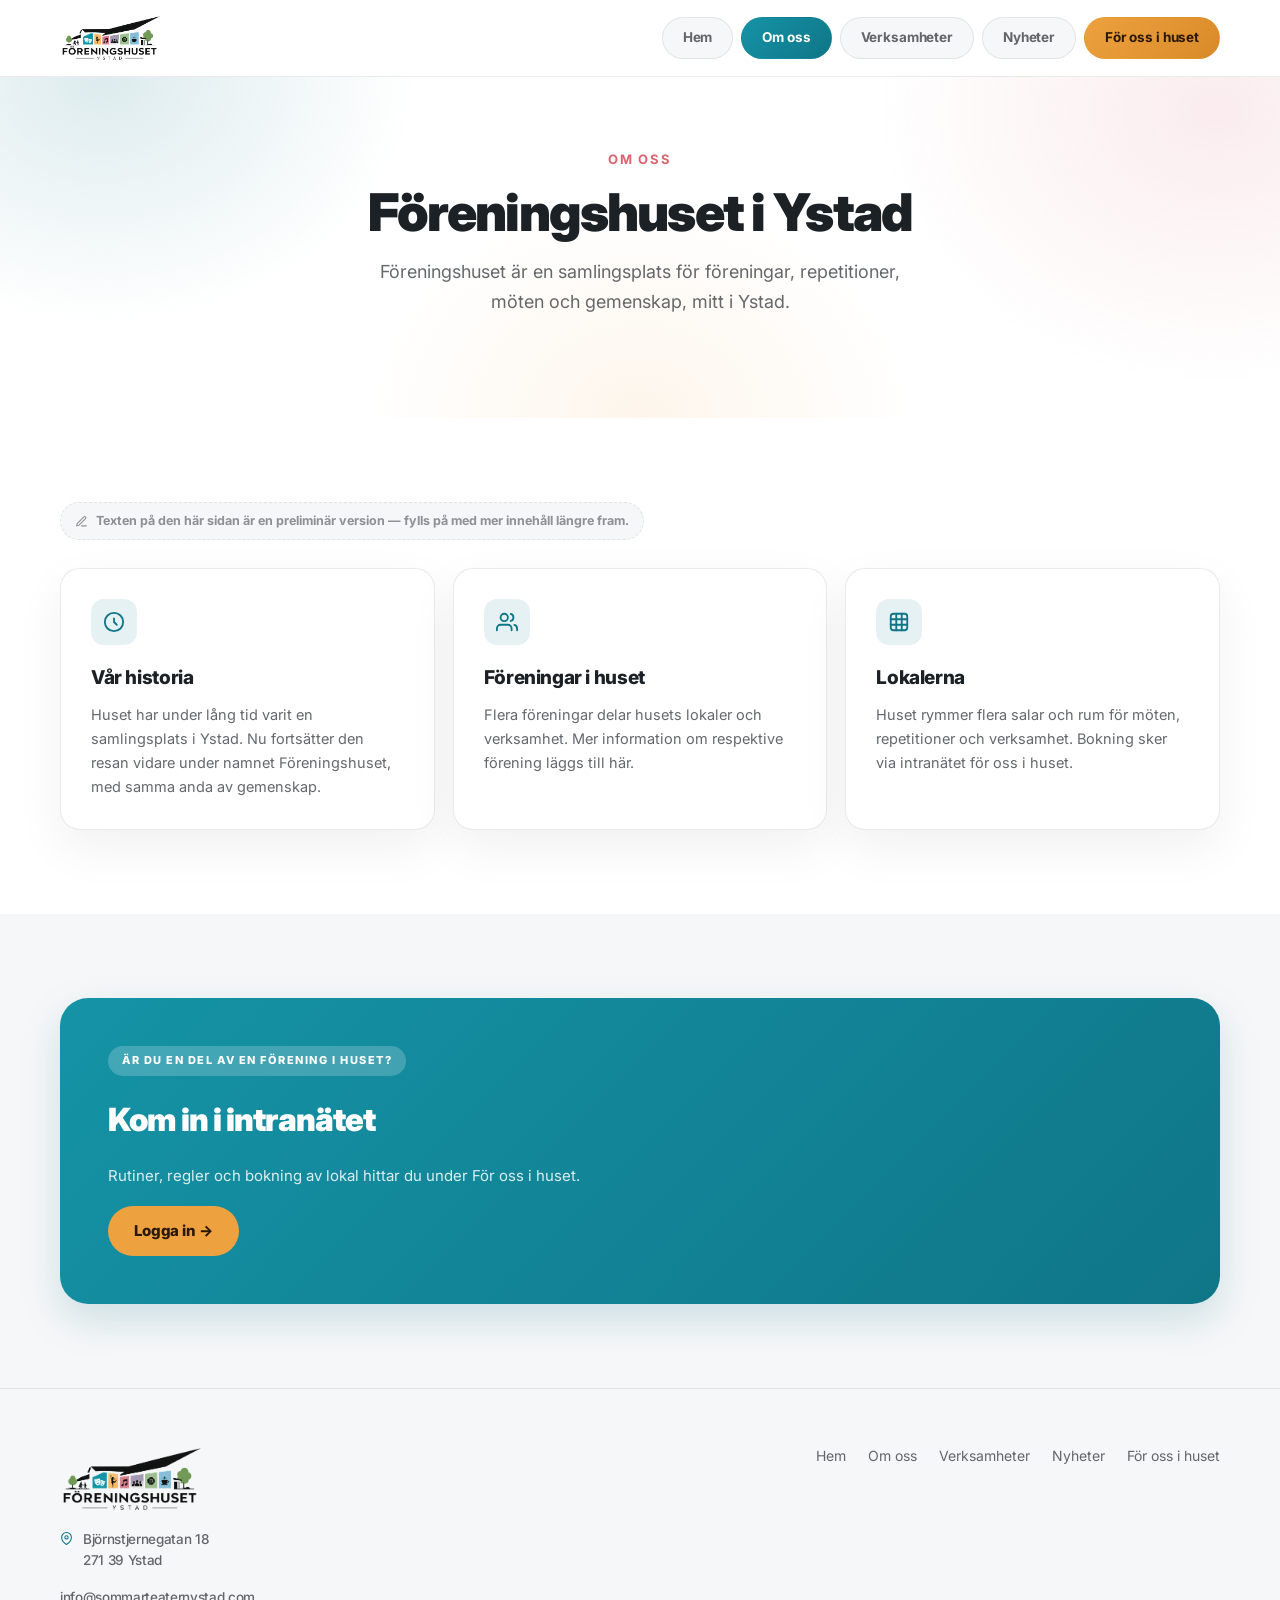
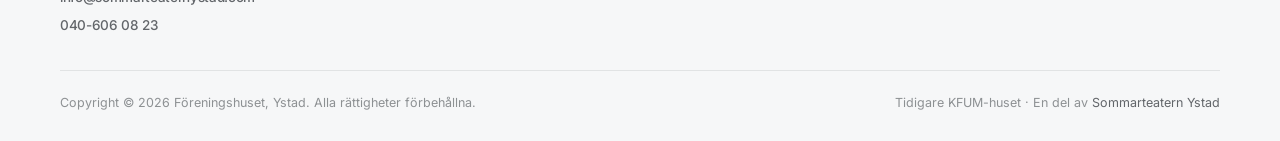
<file: om-oss.html>
<!DOCTYPE html>
<html lang="sv">
<head>
  <meta charset="UTF-8">
  <meta name="viewport" content="width=device-width, initial-scale=1.0">
  <title>Om oss — Föreningshuset</title>
  <meta name="description" content="Om Föreningshuset i Ystad — en mötesplats för föreningsliv.">
  <link rel="canonical" href="https://föreningshusetystad.se/om-oss.html">

  <link rel="icon" href="/favicon.ico" sizes="any">
  <link rel="icon" href="/favicon-32x32.png" type="image/png" sizes="32x32">
  <link rel="icon" href="/favicon-16x16.png" type="image/png" sizes="16x16">
  <link rel="apple-touch-icon" href="/apple-touch-icon.png">
  <link rel="manifest" href="/site.webmanifest">
  <meta name="theme-color" content="#0f7688">

  <meta property="og:type" content="website">
  <meta property="og:site_name" content="Föreningshuset Ystad">
  <meta property="og:locale" content="sv_SE">
  <meta property="og:title" content="Om oss — Föreningshuset">
  <meta property="og:description" content="Om Föreningshuset i Ystad — en mötesplats för föreningsliv.">
  <meta property="og:url" content="https://föreningshusetystad.se/om-oss.html">
  <meta property="og:image" content="https://föreningshusetystad.se/images/og-image.png">
  <meta property="og:image:width" content="1200">
  <meta property="og:image:height" content="630">
  <meta name="twitter:card" content="summary_large_image">
  <meta name="twitter:title" content="Om oss — Föreningshuset">
  <meta name="twitter:description" content="Om Föreningshuset i Ystad — en mötesplats för föreningsliv.">
  <meta name="twitter:image" content="https://föreningshusetystad.se/images/og-image.png">

  <link rel="preconnect" href="https://fonts.googleapis.com">
  <link rel="preconnect" href="https://fonts.gstatic.com" crossorigin>
  <link href="https://fonts.googleapis.com/css2?family=Inter:ital,opsz,wght@0,14..32,300..900;1,14..32,300..900&display=swap" rel="stylesheet">
  <link rel="stylesheet" href="css/style.css?v=8">
</head>
<body>

  <!-- ═══ NAV ═══ -->
  <header class="site-nav">
    <div class="container site-nav-inner">
      <a href="/" class="nav-brand">
        <span class="brand-logo-plate"><img src="images/logo.png" alt="Föreningshuset Ystad" class="brand-logo"></span>
      </a>
      <nav class="nav-pills-row" aria-label="Huvudnavigation">
        <a href="/" class="nav-pill">Hem</a>
        <a href="om-oss.html" class="nav-pill is-active">Om oss</a>
        <a href="verksamheter.html" class="nav-pill">Verksamheter</a>
        <a href="nyheter.html" class="nav-pill">Nyheter</a>
        <a href="for-oss-i-huset.html" class="nav-pill nav-pill--cta">För oss i huset</a>
      </nav>
    </div>
  </header>

  <!-- ═══ HEADER ═══ -->
  <section class="hero-section" style="padding: 72px 0 64px;">
    <div class="container hero-content">
      <span class="hero-kicker">Om oss</span>
      <h1 class="hero-title" style="font-size: clamp(32px, 5vw, 52px);">Föreningshuset i Ystad</h1>
      <p class="hero-lede">Föreningshuset är en samlingsplats för föreningar, repetitioner, möten och gemenskap, mitt i Ystad.</p>
    </div>
  </section>

  <!-- ═══ INNEHÅLL ═══ -->
  <section class="section">
    <div class="container">
      <span class="placeholder-note">
        <svg width="13" height="13" viewBox="0 0 24 24" fill="none" stroke="currentColor" stroke-width="2" stroke-linecap="round" stroke-linejoin="round" aria-hidden="true"><path d="M12 20h9"/><path d="M16.5 3.5a2.12 2.12 0 0 1 3 3L7 19l-4 1 1-4Z"/></svg>
        Texten på den här sidan är en preliminär version — fylls på med mer innehåll längre fram.
      </span>

      <div class="card-grid">
        <article class="card">
          <div class="card-icon">
            <svg width="22" height="22" viewBox="0 0 24 24" fill="none" stroke="currentColor" stroke-width="2" stroke-linecap="round" stroke-linejoin="round" aria-hidden="true"><path d="M12 8v4l3 3"/><circle cx="12" cy="12" r="10"/></svg>
          </div>
          <h3>Vår historia</h3>
          <p>Huset har under lång tid varit en samlingsplats i Ystad. Nu fortsätter den resan vidare under namnet Föreningshuset, med samma anda av gemenskap.</p>
        </article>

        <article class="card">
          <div class="card-icon">
            <svg width="22" height="22" viewBox="0 0 24 24" fill="none" stroke="currentColor" stroke-width="2" stroke-linecap="round" stroke-linejoin="round" aria-hidden="true"><path d="M17 21v-2a4 4 0 0 0-4-4H5a4 4 0 0 0-4 4v2"/><circle cx="9" cy="7" r="4"/><path d="M23 21v-2a4 4 0 0 0-3-3.87"/><path d="M16 3.13a4 4 0 0 1 0 7.75"/></svg>
          </div>
          <h3>Föreningar i huset</h3>
          <p>Flera föreningar delar husets lokaler och verksamhet. Mer information om respektive förening läggs till här.</p>
        </article>

        <article class="card">
          <div class="card-icon">
            <svg width="22" height="22" viewBox="0 0 24 24" fill="none" stroke="currentColor" stroke-width="2" stroke-linecap="round" stroke-linejoin="round" aria-hidden="true"><rect x="3" y="3" width="18" height="18" rx="3"/><path d="M9 3v18M15 3v18M3 9h18M3 15h18"/></svg>
          </div>
          <h3>Lokalerna</h3>
          <p>Huset rymmer flera salar och rum för möten, repetitioner och verksamhet. Bokning sker via intranätet för oss i huset.</p>
        </article>
      </div>
    </div>
  </section>

  <!-- ═══ CTA ═══ -->
  <section class="section on-soft">
    <div class="container">
      <article class="feature-tile">
        <span class="feature-tile-tag">Är du en del av en förening i huset?</span>
        <h3>Kom in i intranätet</h3>
        <p>Rutiner, regler och bokning av lokal hittar du under För oss i huset.</p>
        <div class="hero-actions" style="justify-content:flex-start;">
          <a href="for-oss-i-huset.html" class="btn btn-amber">Logga in →</a>
        </div>
      </article>
    </div>
  </section>

  <!-- ═══ FOOTER ═══ -->
  <footer class="site-footer">
    <div class="container">
      <div class="footer-top">
        <div class="footer-brand">
          <span class="brand-logo-plate"><img src="images/logo.png" alt="Föreningshuset Ystad" class="brand-logo"></span>
          <address class="footer-address">
            <div class="footer-address-item">
              <svg width="13" height="13" viewBox="0 0 24 24" fill="none" stroke="currentColor" stroke-width="2" stroke-linecap="round" stroke-linejoin="round" aria-hidden="true"><path d="M21 10c0 7-9 13-9 13s-9-6-9-13a9 9 0 0 1 18 0z"/><circle cx="12" cy="10" r="3"/></svg>
              <div>Björnstjernegatan 18<br>271 39 Ystad</div>
            </div>
          </address>
          <div class="footer-contact-info">
            <a href="mailto:info@sommarteaternystad.com">info@sommarteaternystad.com</a>
            <a href="tel:+46406060823">040-606 08 23</a>
          </div>
        </div>
        <nav class="footer-nav" aria-label="Sidfotslänkar">
          <a href="/">Hem</a>
          <a href="om-oss.html">Om oss</a>
          <a href="verksamheter.html">Verksamheter</a>
          <a href="nyheter.html">Nyheter</a>
          <a href="for-oss-i-huset.html">För oss i huset</a>
        </nav>
      </div>
      <div class="footer-bottom">
        <p class="footer-copyright">Copyright &copy; 2026 Föreningshuset, Ystad. Alla rättigheter förbehållna.</p>
        <p class="footer-sub">Tidigare KFUM-huset · En del av <a href="https://sommarteaternystad.com">Sommarteatern Ystad</a></p>
      </div>
    </div>
  </footer>

</body>
</html>
</file>
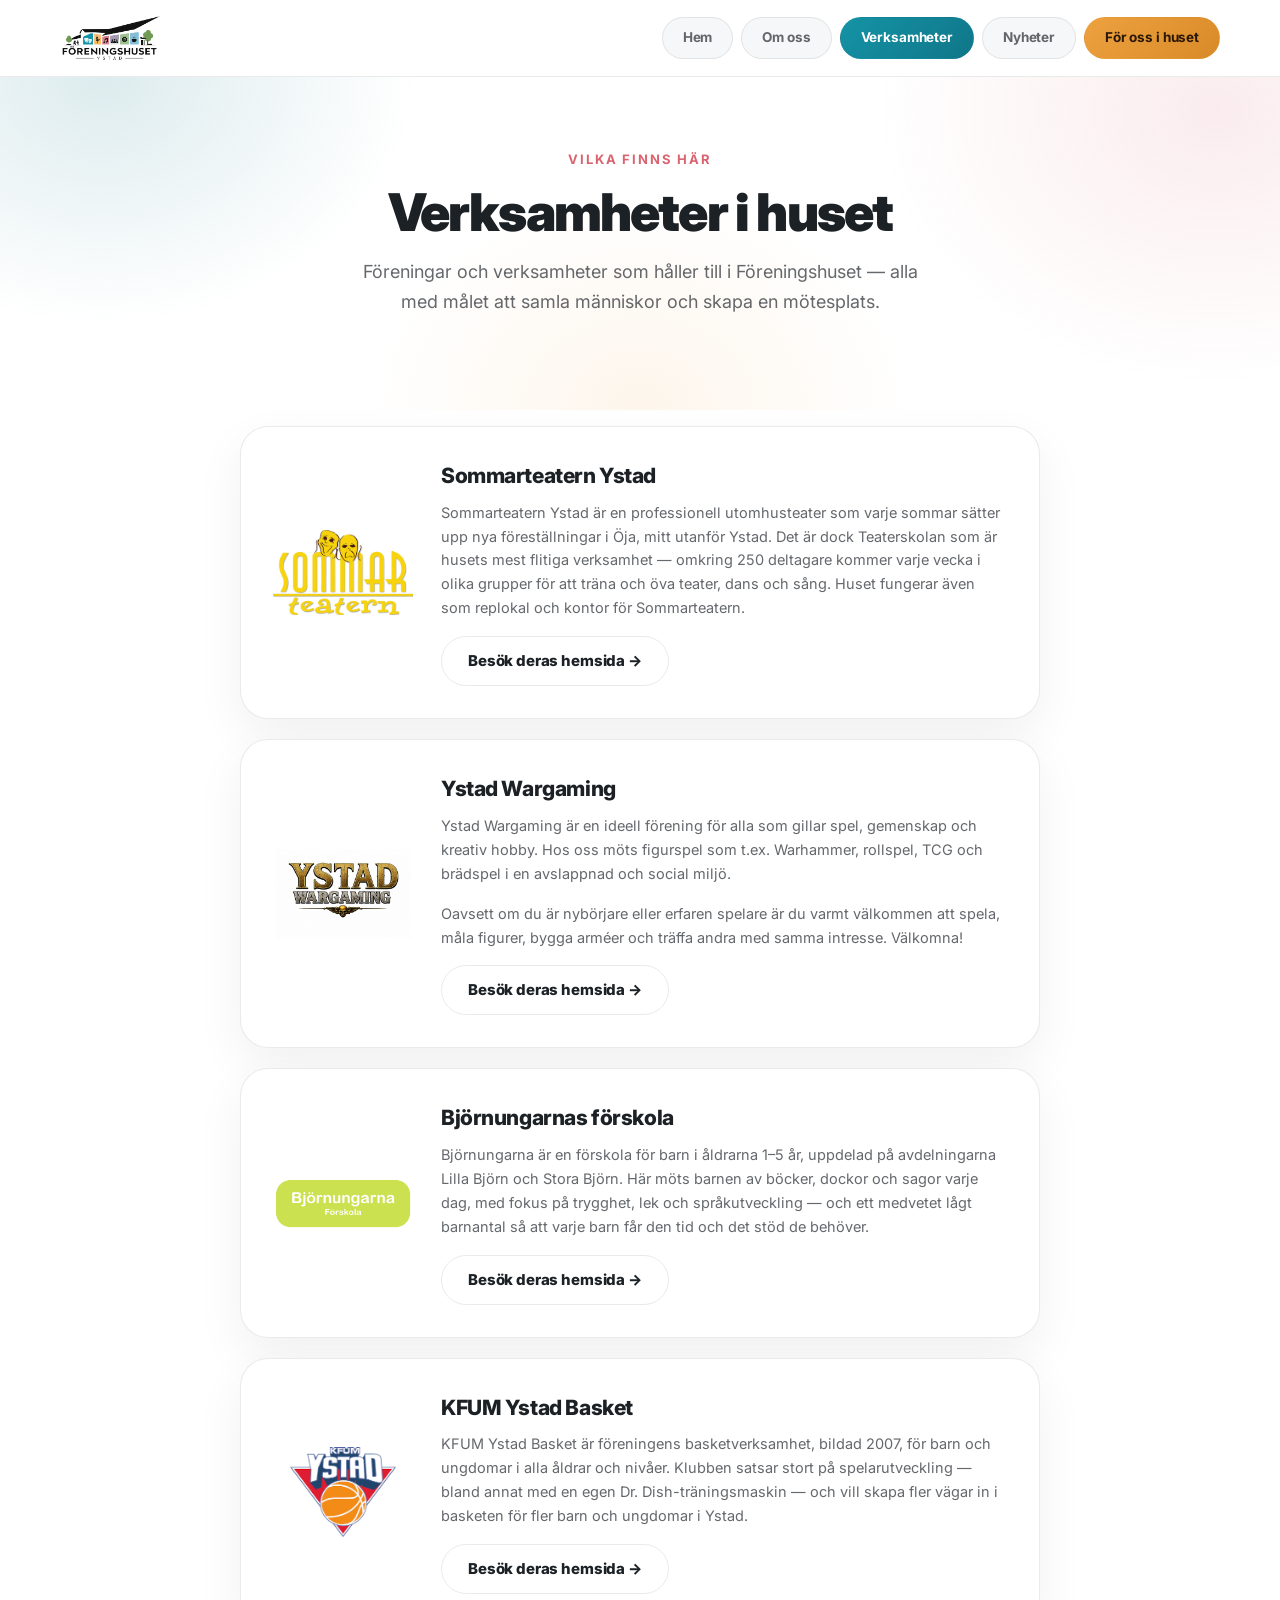
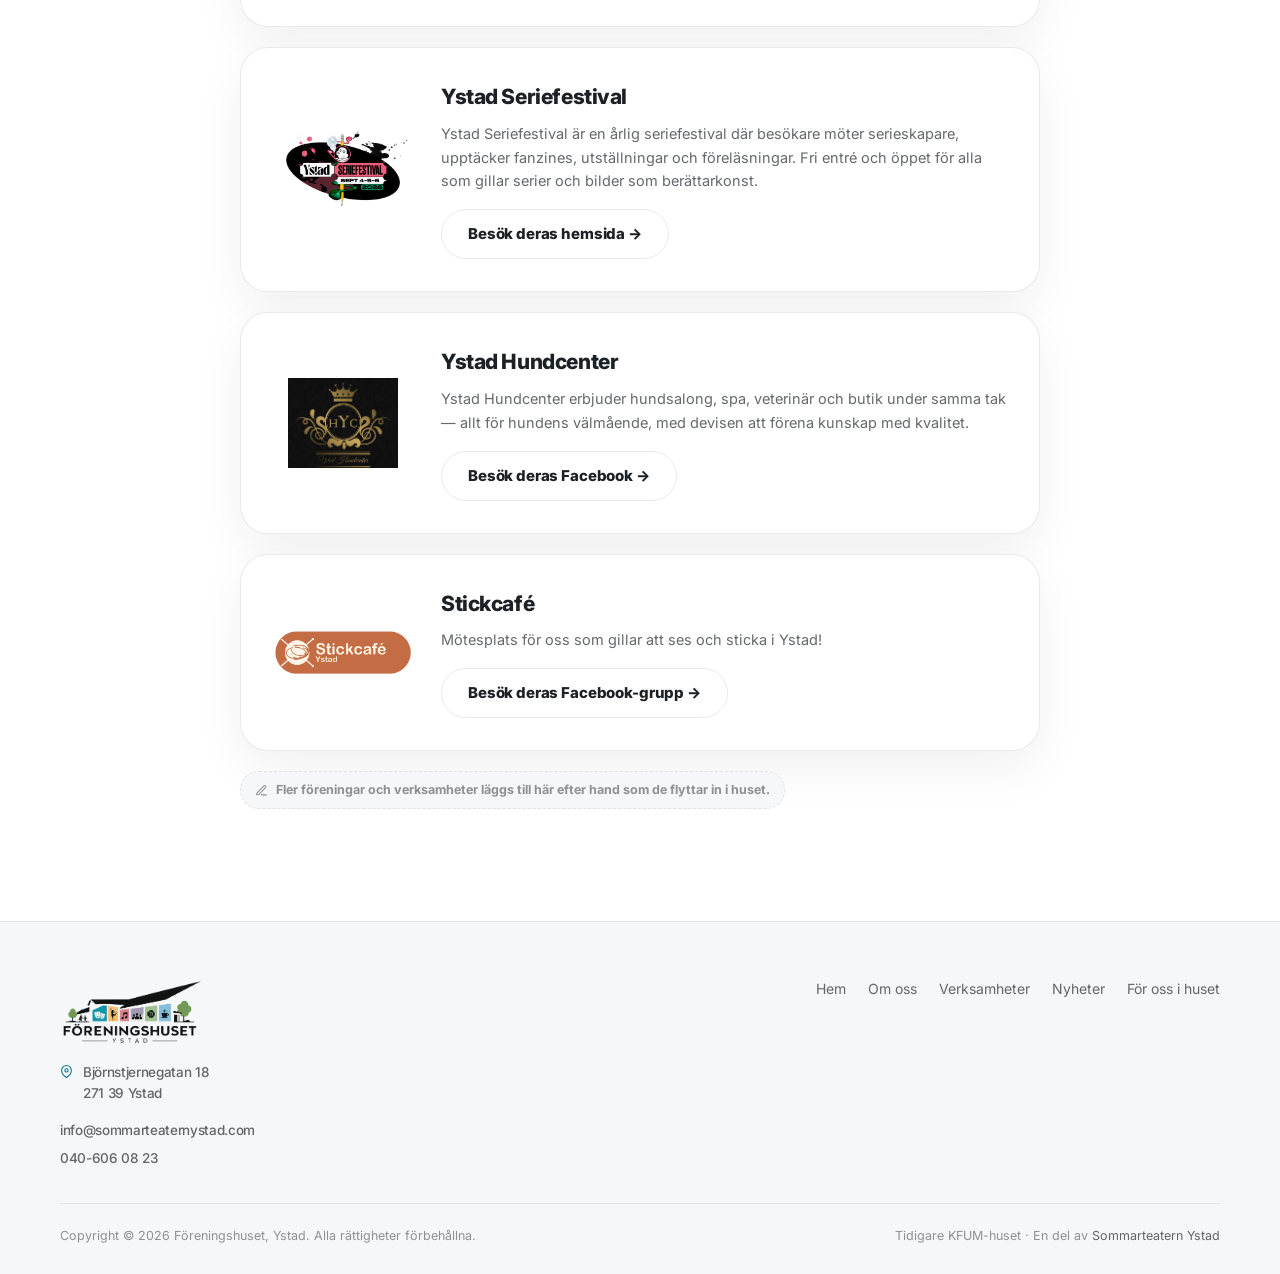
<file: verksamheter.html>
<!DOCTYPE html>
<html lang="sv">
<head>
  <meta charset="UTF-8">
  <meta name="viewport" content="width=device-width, initial-scale=1.0">
  <title>Verksamheter — Föreningshuset</title>
  <meta name="description" content="Föreningar och verksamheter som håller till i Föreningshuset i Ystad.">
  <link rel="canonical" href="https://föreningshusetystad.se/verksamheter.html">

  <link rel="icon" href="/favicon.ico" sizes="any">
  <link rel="icon" href="/favicon-32x32.png" type="image/png" sizes="32x32">
  <link rel="icon" href="/favicon-16x16.png" type="image/png" sizes="16x16">
  <link rel="apple-touch-icon" href="/apple-touch-icon.png">
  <link rel="manifest" href="/site.webmanifest">
  <meta name="theme-color" content="#0f7688">

  <meta property="og:type" content="website">
  <meta property="og:site_name" content="Föreningshuset Ystad">
  <meta property="og:locale" content="sv_SE">
  <meta property="og:title" content="Verksamheter — Föreningshuset">
  <meta property="og:description" content="Föreningar och verksamheter som håller till i Föreningshuset i Ystad.">
  <meta property="og:url" content="https://föreningshusetystad.se/verksamheter.html">
  <meta property="og:image" content="https://föreningshusetystad.se/images/og-image.png">
  <meta property="og:image:width" content="1200">
  <meta property="og:image:height" content="630">
  <meta name="twitter:card" content="summary_large_image">
  <meta name="twitter:title" content="Verksamheter — Föreningshuset">
  <meta name="twitter:description" content="Föreningar och verksamheter som håller till i Föreningshuset i Ystad.">
  <meta name="twitter:image" content="https://föreningshusetystad.se/images/og-image.png">

  <link rel="preconnect" href="https://fonts.googleapis.com">
  <link rel="preconnect" href="https://fonts.gstatic.com" crossorigin>
  <link href="https://fonts.googleapis.com/css2?family=Inter:ital,opsz,wght@0,14..32,300..900;1,14..32,300..900&display=swap" rel="stylesheet">
  <link rel="stylesheet" href="css/style.css?v=8">
</head>
<body>

  <!-- ═══ NAV ═══ -->
  <header class="site-nav">
    <div class="container site-nav-inner">
      <a href="/" class="nav-brand">
        <span class="brand-logo-plate"><img src="images/logo.png" alt="Föreningshuset Ystad" class="brand-logo"></span>
      </a>
      <nav class="nav-pills-row" aria-label="Huvudnavigation">
        <a href="/" class="nav-pill">Hem</a>
        <a href="om-oss.html" class="nav-pill">Om oss</a>
        <a href="verksamheter.html" class="nav-pill is-active">Verksamheter</a>
        <a href="nyheter.html" class="nav-pill">Nyheter</a>
        <a href="for-oss-i-huset.html" class="nav-pill nav-pill--cta">För oss i huset</a>
      </nav>
    </div>
  </header>

  <!-- ═══ HEADER ═══ -->
  <section class="hero-section" style="padding: 72px 0 56px;">
    <div class="container hero-content">
      <span class="hero-kicker">Vilka finns här</span>
      <h1 class="hero-title" style="font-size: clamp(32px, 5vw, 52px);">Verksamheter i huset</h1>
      <p class="hero-lede">Föreningar och verksamheter som håller till i Föreningshuset — alla med målet att samla människor och skapa en mötesplats.</p>
    </div>
  </section>

  <!-- ═══ LISTA ═══ -->
  <section class="section" style="padding-top: 16px;">
    <div class="container" style="max-width: 800px;">

      <article class="venue-full-card">
        <div class="venue-full-logo">
          <img src="images/venues/sommarteatern.png" alt="Sommarteatern Ystad">
        </div>
        <div class="venue-full-body">
          <h3>Sommarteatern Ystad</h3>
          <p>Sommarteatern Ystad är en professionell utomhusteater som varje sommar sätter upp nya föreställningar i Öja, mitt utanför Ystad. Det är dock Teaterskolan som är husets mest flitiga verksamhet — omkring 250 deltagare kommer varje vecka i olika grupper för att träna och öva teater, dans och sång. Huset fungerar även som replokal och kontor för Sommarteatern.</p>
          <a href="https://sommarteaternystad.com" target="_blank" rel="noopener" class="btn btn-outline">Besök deras hemsida →</a>
        </div>
      </article>

      <article class="venue-full-card">
        <div class="venue-full-logo">
          <img src="images/venues/ystad-wargaming.jpg" alt="Ystad Wargaming">
        </div>
        <div class="venue-full-body">
          <h3>Ystad Wargaming</h3>
          <p>Ystad Wargaming är en ideell förening för alla som gillar spel, gemenskap och kreativ hobby. Hos oss möts figurspel som t.ex. Warhammer, rollspel, TCG och brädspel i en avslappnad och social miljö.</p>
          <p>Oavsett om du är nybörjare eller erfaren spelare är du varmt välkommen att spela, måla figurer, bygga arméer och träffa andra med samma intresse. Välkomna!</p>
          <a href="https://ystadwargaming.se" target="_blank" rel="noopener" class="btn btn-outline">Besök deras hemsida →</a>
        </div>
      </article>

      <article class="venue-full-card">
        <div class="venue-full-logo">
          <img src="images/venues/bjornungarna.png" alt="Björnungarnas förskola">
        </div>
        <div class="venue-full-body">
          <h3>Björnungarnas förskola</h3>
          <p>Björnungarna är en förskola för barn i åldrarna 1–5 år, uppdelad på avdelningarna Lilla Björn och Stora Björn. Här möts barnen av böcker, dockor och sagor varje dag, med fokus på trygghet, lek och språkutveckling — och ett medvetet lågt barnantal så att varje barn får den tid och det stöd de behöver.</p>
          <a href="https://bjornungarna.se" target="_blank" rel="noopener" class="btn btn-outline">Besök deras hemsida →</a>
        </div>
      </article>

      <article class="venue-full-card">
        <div class="venue-full-logo">
          <img src="images/venues/kfum-basket.png" alt="KFUM Ystad Basket">
        </div>
        <div class="venue-full-body">
          <h3>KFUM Ystad Basket</h3>
          <p>KFUM Ystad Basket är föreningens basketverksamhet, bildad 2007, för barn och ungdomar i alla åldrar och nivåer. Klubben satsar stort på spelarutveckling — bland annat med en egen Dr. Dish-träningsmaskin — och vill skapa fler vägar in i basketen för fler barn och ungdomar i Ystad.</p>
          <a href="https://ystadbasket.se" target="_blank" rel="noopener" class="btn btn-outline">Besök deras hemsida →</a>
        </div>
      </article>

      <article class="venue-full-card">
        <div class="venue-full-logo">
          <img src="images/venues/ystad-seriefestival.png" alt="Ystad Seriefestival">
        </div>
        <div class="venue-full-body">
          <h3>Ystad Seriefestival</h3>
          <p>Ystad Seriefestival är en årlig seriefestival där besökare möter serieskapare, upptäcker fanzines, utställningar och föreläsningar. Fri entré och öppet för alla som gillar serier och bilder som berättarkonst.</p>
          <a href="https://ystadseriefestival.se" target="_blank" rel="noopener" class="btn btn-outline">Besök deras hemsida →</a>
        </div>
      </article>

      <article class="venue-full-card">
        <div class="venue-full-logo">
          <img src="images/venues/ystad-hundcenter.jpg" alt="Ystad Hundcenter">
        </div>
        <div class="venue-full-body">
          <h3>Ystad Hundcenter</h3>
          <p>Ystad Hundcenter erbjuder hundsalong, spa, veterinär och butik under samma tak — allt för hundens välmående, med devisen att förena kunskap med kvalitet.</p>
          <a href="https://www.facebook.com/wwwystadhundcentercom/?locale=sv_SE" target="_blank" rel="noopener" class="btn btn-outline">Besök deras Facebook →</a>
        </div>
      </article>

      <article class="venue-full-card">
        <div class="venue-full-logo">
          <img src="images/venues/stickcafe.png" alt="Stickcafé Ystad">
        </div>
        <div class="venue-full-body">
          <h3>Stickcafé</h3>
          <p>Mötesplats för oss som gillar att ses och sticka i Ystad!</p>
          <a href="https://www.facebook.com/groups/1899205160148837" target="_blank" rel="noopener" class="btn btn-outline">Besök deras Facebook-grupp →</a>
        </div>
      </article>

      <span class="placeholder-note">
        <svg width="13" height="13" viewBox="0 0 24 24" fill="none" stroke="currentColor" stroke-width="2" stroke-linecap="round" stroke-linejoin="round" aria-hidden="true"><path d="M12 20h9"/><path d="M16.5 3.5a2.12 2.12 0 0 1 3 3L7 19l-4 1 1-4Z"/></svg>
        Fler föreningar och verksamheter läggs till här efter hand som de flyttar in i huset.
      </span>

    </div>
  </section>

  <!-- ═══ FOOTER ═══ -->
  <footer class="site-footer">
    <div class="container">
      <div class="footer-top">
        <div class="footer-brand">
          <span class="brand-logo-plate"><img src="images/logo.png" alt="Föreningshuset Ystad" class="brand-logo"></span>
          <address class="footer-address">
            <div class="footer-address-item">
              <svg width="13" height="13" viewBox="0 0 24 24" fill="none" stroke="currentColor" stroke-width="2" stroke-linecap="round" stroke-linejoin="round" aria-hidden="true"><path d="M21 10c0 7-9 13-9 13s-9-6-9-13a9 9 0 0 1 18 0z"/><circle cx="12" cy="10" r="3"/></svg>
              <div>Björnstjernegatan 18<br>271 39 Ystad</div>
            </div>
          </address>
          <div class="footer-contact-info">
            <a href="mailto:info@sommarteaternystad.com">info@sommarteaternystad.com</a>
            <a href="tel:+46406060823">040-606 08 23</a>
          </div>
        </div>
        <nav class="footer-nav" aria-label="Sidfotslänkar">
          <a href="/">Hem</a>
          <a href="om-oss.html">Om oss</a>
          <a href="verksamheter.html">Verksamheter</a>
          <a href="nyheter.html">Nyheter</a>
          <a href="for-oss-i-huset.html">För oss i huset</a>
        </nav>
      </div>
      <div class="footer-bottom">
        <p class="footer-copyright">Copyright &copy; 2026 Föreningshuset, Ystad. Alla rättigheter förbehållna.</p>
        <p class="footer-sub">Tidigare KFUM-huset · En del av <a href="https://sommarteaternystad.com">Sommarteatern Ystad</a></p>
      </div>
    </div>
  </footer>

</body>
</html>
</file>
<file: css/style.css>
/* ══════════════════════════════════════════════
   FÖRENINGSHUSET — style.css
   Paletten är hämtad direkt ur loggans ikonrutor
   (teater, dans, musik, folk, basket, kaffe) —
   ljus, luftig bas istället för mörk hero, så
   loggan får vit botten naturligt utan platta.
══════════════════════════════════════════════ */

:root {
  --bg: #ffffff;
  --bg-soft: #f6f7f8;
  --line: rgba(20, 22, 25, 0.09);
  --text: #1c2126;
  --muted: rgba(28, 33, 38, 0.68);
  --muted-2: rgba(28, 33, 38, 0.48);

  /* Brand — ur loggans ikonrutor */
  --primary: #0f7688;        /* teater (teal), djupare för text/knappar */
  --primary-light: #1593a6;  /* teater (teal), som i loggan */
  --primary-soft: rgba(15, 118, 136, 0.10);

  --amber: #eda23f;          /* dans (orange) */
  --amber-light: #f4bf72;

  --coral: #d9636f;          /* musik (korall) */
  --coral-light: #e8828c;

  --lavender: #8d84a1;       /* gemenskap (lila) */
  --green: #7fac68;          /* rörelse (grön) */
  --sky: #5f9dc4;            /* fika (blå) */

  --max: 1160px;
  --radius-lg: 28px;
  --radius-md: 20px;
  --radius-sm: 14px;
  --shadow: 0 18px 50px rgba(0, 0, 0, 0.06);
  --shadow-dark: 0 16px 40px rgba(15, 118, 136, 0.18);
}

*, *::before, *::after {
  box-sizing: border-box;
}

html {
  scroll-behavior: smooth;
}

body {
  margin: 0;
  font-family: 'Inter', -apple-system, BlinkMacSystemFont, 'Helvetica Neue', sans-serif;
  background: var(--bg);
  color: var(--text);
  line-height: 1.6;
  -webkit-font-smoothing: antialiased;
  -moz-osx-font-smoothing: grayscale;
}

a { color: inherit; text-decoration: none; }
img { display: block; max-width: 100%; }

.container {
  width: min(calc(100% - 32px), var(--max));
  margin: 0 auto;
}

.is-hidden { display: none !important; }

.visually-hidden {
  position: absolute; width: 1px; height: 1px; padding: 0; margin: -1px;
  overflow: hidden; clip: rect(0,0,0,0); white-space: nowrap; border: 0;
}

/* ══════════════════════════════════════════════
   TOP NAV — ljus, loggan vilar direkt på den
══════════════════════════════════════════════ */

.site-nav {
  position: sticky;
  top: 0;
  z-index: 50;
  background: rgba(255, 255, 255, 0.92);
  backdrop-filter: blur(14px);
  -webkit-backdrop-filter: blur(14px);
  border-bottom: 1px solid var(--line);
}

.site-nav-inner {
  display: flex;
  align-items: center;
  justify-content: space-between;
  gap: 20px;
  min-height: 76px;
  padding: 10px 0;
}

.nav-brand {
  display: flex;
  align-items: center;
  gap: 10px;
  font-weight: 800;
  font-size: 17px;
  letter-spacing: -0.02em;
  color: var(--text);
  flex-shrink: 0;
}

.nav-brand svg { flex-shrink: 0; color: var(--primary); }

/* Loggan vilar direkt på den ljusa navbaren — ingen platta behövs.
   Klassen finns kvar i HTML men görs osynlig här av flit. */
.brand-logo-plate {
  display: inline-flex;
  align-items: center;
  background: transparent;
  padding: 0;
  flex-shrink: 0;
}

.brand-logo {
  display: block;
  height: 48px;
  width: auto;
}

.nav-brand-tag {
  font-size: 10px;
  font-weight: 700;
  letter-spacing: 0.10em;
  text-transform: uppercase;
  color: var(--muted-2);
}

.nav-brand small {
  display: block;
  font-size: 10px;
  font-weight: 600;
  letter-spacing: 0.10em;
  text-transform: uppercase;
  color: var(--muted-2);
  margin-top: 1px;
}

.nav-pills-row {
  display: flex;
  flex-wrap: wrap;
  gap: 8px;
  justify-content: flex-end;
}

.nav-pill {
  display: inline-flex;
  align-items: center;
  gap: 8px;
  min-height: 42px;
  padding: 0 20px;
  border-radius: 999px;
  background: var(--bg-soft);
  border: 1px solid var(--line);
  color: var(--muted);
  font-size: 13.5px;
  font-weight: 700;
  letter-spacing: -0.01em;
  transition: background 0.2s, border-color 0.2s, transform 0.18s, box-shadow 0.18s, color 0.2s;
  white-space: nowrap;
}

.nav-pill:hover {
  background: #ececee;
  transform: translateY(-2px);
  color: var(--text);
}

.nav-pill.is-active {
  background: linear-gradient(135deg, var(--primary-light) 0%, var(--primary) 100%);
  border-color: transparent;
  color: #fff;
}

.nav-pill--cta {
  background: linear-gradient(135deg, var(--amber) 0%, #d98a28 100%);
  border-color: transparent;
  color: #2b1804;
}

.nav-pill--cta:hover {
  background: linear-gradient(135deg, var(--amber-light) 0%, var(--amber) 100%);
  color: #2b1804;
}

.nav-pill--ghost {
  background: transparent;
  border-color: var(--line);
  color: var(--muted-2);
}

@media (max-width: 720px) {
  .site-nav-inner { flex-wrap: wrap; min-height: unset; padding: 14px 0; gap: 12px; }
  .nav-pills-row { width: 100%; justify-content: flex-start; }
  .nav-pill { min-height: 36px; padding: 0 14px; font-size: 12.5px; }
  .brand-logo { height: 38px; }
}

/* ══════════════════════════════════════════════
   HERO — ljus, med mjuka färgklickar i loggans toner
══════════════════════════════════════════════ */

.hero-section {
  position: relative;
  padding: 80px 0 76px;
  background: var(--bg);
  overflow: hidden;
}

.hero-section::before {
  content: '';
  position: absolute;
  inset: 0;
  background:
    radial-gradient(480px 380px at 8% 0%, rgba(15, 118, 136, 0.14) 0%, transparent 65%),
    radial-gradient(520px 420px at 95% 10%, rgba(217, 99, 111, 0.12) 0%, transparent 65%),
    radial-gradient(420px 340px at 50% 100%, rgba(237, 162, 63, 0.10) 0%, transparent 65%);
  pointer-events: none;
}

.hero-content {
  position: relative;
  z-index: 2;
  text-align: center;
  max-width: 720px;
  margin: 0 auto;
}

.hero-logo-wrap {
  margin: 0 auto 22px;
  display: flex;
  justify-content: center;
}

.hero-logo-img {
  height: clamp(140px, 24vw, 300px);
  width: auto;
}

.hero-icon {
  width: 76px;
  height: 76px;
  margin: 0 auto 26px;
  border-radius: 22px;
  background: linear-gradient(135deg, var(--primary-light) 0%, var(--primary) 100%);
  display: flex;
  align-items: center;
  justify-content: center;
  box-shadow: 0 14px 40px rgba(15, 118, 136, 0.30), inset 0 1px 0 rgba(255,255,255,0.18);
}

.hero-kicker {
  display: block;
  font-size: 13px;
  font-weight: 700;
  letter-spacing: 0.14em;
  text-transform: uppercase;
  color: var(--coral);
  margin-bottom: 16px;
}

.hero-title {
  font-size: clamp(38px, 6vw, 64px);
  font-weight: 900;
  letter-spacing: -0.035em;
  line-height: 1.02;
  color: var(--text);
  margin: 0 0 18px;
}

.hero-lede {
  font-size: clamp(15px, 1.6vw, 18px);
  color: var(--muted);
  line-height: 1.7;
  max-width: 560px;
  margin: 0 auto 36px;
}

.hero-actions {
  display: flex;
  flex-wrap: wrap;
  gap: 12px;
  justify-content: center;
}

/* ══════════════════════════════════════════════
   SECTIONS
══════════════════════════════════════════════ */

.section { padding: 84px 0; }
.section.tight { padding: 56px 0; }
.section-head { margin-bottom: 40px; }
.section-head.center { text-align: center; }

.section-kicker {
  margin: 0 0 10px;
  text-transform: uppercase;
  letter-spacing: 0.14em;
  font-size: 12px;
  font-weight: 800;
  color: var(--primary);
}

h2 {
  margin: 0 0 12px;
  font-size: clamp(28px, 3.6vw, 42px);
  line-height: 1.05;
  letter-spacing: -0.03em;
  color: var(--text);
}

.section-lede {
  color: var(--muted);
  font-size: 16px;
  max-width: 640px;
  line-height: 1.7;
}

.section.on-soft { background: var(--bg-soft); }

/* ══════════════════════════════════════════════
   VERKSAMHETSHYLLA (startsidan)
══════════════════════════════════════════════ */

.venue-shelf-scroll {
  overflow-x: auto;
  padding-bottom: 10px;
  margin: 0 -4px;
}

.venue-shelf-row {
  display: flex;
  gap: 14px;
  padding: 4px;
}

.venue-card {
  flex: 0 0 128px;
  background: #fff;
  border: 1px solid var(--line);
  border-radius: var(--radius-md);
  padding: 18px 14px;
  display: flex;
  flex-direction: column;
  align-items: center;
  justify-content: center;
  text-align: center;
  gap: 10px;
  box-shadow: var(--shadow);
  transition: transform 0.2s ease, box-shadow 0.2s ease;
  min-height: 128px;
}

.venue-card:hover {
  transform: translateY(-4px);
  box-shadow: 0 20px 50px rgba(0, 0, 0, 0.10);
}

.venue-card img {
  max-height: 48px;
  width: auto;
  max-width: 100%;
}

.venue-card-name {
  font-size: 12px;
  font-weight: 700;
  color: var(--text);
  line-height: 1.3;
}

.venue-card--placeholder {
  border-style: dashed;
  background: var(--bg-soft);
  cursor: default;
}

.venue-card--placeholder:hover {
  transform: none;
  box-shadow: none;
}

.venue-placeholder-icon {
  width: 40px;
  height: 40px;
  border-radius: 10px;
  background: #fff;
  border: 1px solid var(--line);
  display: flex;
  align-items: center;
  justify-content: center;
  color: var(--muted-2);
}

.venue-card--placeholder .venue-card-name {
  color: var(--muted-2);
  font-weight: 600;
  font-style: italic;
}

/* Fullständiga verksamhetskort (verksamheter.html) */
.venue-full-card {
  display: flex;
  gap: 28px;
  align-items: center;
  background: #fff;
  border: 1px solid var(--line);
  border-radius: var(--radius-lg);
  padding: 32px;
  box-shadow: var(--shadow);
  margin-bottom: 20px;
}

.venue-full-logo {
  flex: 0 0 140px;
  display: flex;
  align-items: center;
  justify-content: center;
}

.venue-full-logo img {
  max-width: 140px;
  max-height: 90px;
  width: auto;
}

.venue-full-body h3 {
  margin: 0 0 8px;
  font-size: 21px;
  font-weight: 800;
  letter-spacing: -0.02em;
}

.venue-full-body p {
  margin: 0 0 16px;
  font-size: 14.5px;
  color: var(--muted);
  line-height: 1.65;
}

@media (max-width: 640px) {
  .venue-full-card { flex-direction: column; align-items: flex-start; padding: 24px; }
  .venue-full-logo { flex: none; }
}

/* ══════════════════════════════════════════════
   CARDS / BENTO
══════════════════════════════════════════════ */

.card-grid {
  display: grid;
  grid-template-columns: repeat(3, 1fr);
  gap: 18px;
}

.card-grid-2 {
  display: grid;
  grid-template-columns: 1fr 1fr;
  align-items: start;
  gap: 18px;
}
.card-grid > .card,
.card-grid-2 > .card { min-width: 0; }

.card-room-list {
  list-style: none;
  margin: 0 0 16px;
  padding: 0;
  display: flex;
  flex-direction: column;
  gap: 8px;
}
.card-room-list li {
  font-size: 13.5px;
  color: var(--muted);
  line-height: 1.5;
  padding-left: 15px;
  position: relative;
}
.card-room-list li::before {
  content: '';
  position: absolute;
  left: 0;
  top: 7px;
  width: 6px;
  height: 6px;
  border-radius: 50%;
  background: var(--primary);
}
.card-room-list strong { color: var(--text); font-weight: 700; }
@media (max-width: 640px) {
  .card-grid-2 { grid-template-columns: 1fr; }
}

.card {
  background: #fff;
  border: 1px solid var(--line);
  border-radius: var(--radius-md);
  padding: 30px;
  box-shadow: var(--shadow);
  transition: transform 0.2s ease, box-shadow 0.2s ease;
}

.card:hover {
  transform: translateY(-4px);
  box-shadow: 0 20px 50px rgba(0,0,0,0.10);
}

.card-icon {
  width: 46px;
  height: 46px;
  border-radius: 13px;
  background: var(--primary-soft);
  color: var(--primary);
  display: flex;
  align-items: center;
  justify-content: center;
  margin-bottom: 18px;
}

.card-icon--orange { background: rgba(237, 162, 63, 0.16); color: #b6791f; }
.card-icon--coral { background: rgba(217, 99, 111, 0.14); color: var(--coral); }
.card-icon--lavender { background: rgba(141, 132, 161, 0.16); color: var(--lavender); }
.card-icon--green { background: rgba(127, 172, 104, 0.16); color: var(--green); }
.card-icon--sky { background: rgba(95, 157, 196, 0.16); color: var(--sky); }

.card h3 {
  margin: 0 0 10px;
  font-size: 19px;
  font-weight: 800;
  letter-spacing: -0.02em;
}

.card p {
  margin: 0;
  font-size: 14.5px;
  color: var(--muted);
  line-height: 1.65;
}
.card p a { color: var(--primary); font-weight: 700; text-decoration: underline; text-underline-offset: 2px; overflow-wrap: break-word; }

/* Färgstark feature-platta (för oss i huset / boka lokal) */
.feature-tile {
  border-radius: var(--radius-lg);
  overflow: hidden;
  position: relative;
  background: linear-gradient(135deg, var(--primary-light) 0%, var(--primary) 100%);
  padding: 48px;
  display: flex;
  flex-direction: column;
  gap: 18px;
  box-shadow: var(--shadow-dark);
}

.feature-tile-tag {
  display: inline-flex;
  width: fit-content;
  font-size: 11px;
  font-weight: 800;
  text-transform: uppercase;
  letter-spacing: 0.14em;
  color: #fff;
  background: rgba(255,255,255,0.20);
  padding: 6px 14px;
  border-radius: 999px;
}

.feature-tile h3 {
  margin: 0;
  font-size: clamp(24px, 3vw, 32px);
  font-weight: 900;
  letter-spacing: -0.03em;
  color: #fff;
}

.feature-tile p {
  margin: 0;
  color: rgba(255,255,255,0.85);
  font-size: 15px;
  line-height: 1.7;
  max-width: 520px;
}

/* ══════════════════════════════════════════════
   BUTTONS
══════════════════════════════════════════════ */

.btn {
  display: inline-flex;
  align-items: center;
  justify-content: center;
  gap: 8px;
  min-height: 50px;
  padding: 0 26px;
  border-radius: 999px;
  font-size: 15px;
  font-weight: 800;
  letter-spacing: -0.01em;
  transition: background 0.2s, transform 0.18s, box-shadow 0.18s;
  cursor: pointer;
  border: none;
  white-space: nowrap;
  font-family: inherit;
}

.btn-amber {
  background: var(--amber);
  color: #2b1804;
}
.btn-amber:hover {
  background: var(--amber-light);
  transform: translateY(-2px);
  box-shadow: 0 8px 24px rgba(237, 162, 63, 0.40);
}

.btn-blue {
  background: var(--primary);
  color: #fff;
}
.btn-blue:hover {
  background: var(--primary-light);
  transform: translateY(-2px);
  box-shadow: 0 8px 24px rgba(15, 118, 136, 0.35);
}

.btn-ghost {
  background: #fff;
  border: 1.5px solid var(--line);
  color: var(--text);
  box-shadow: 0 2px 10px rgba(0,0,0,0.04);
}
.btn-ghost:hover {
  border-color: var(--primary);
  color: var(--primary);
  transform: translateY(-2px);
}

.btn-outline {
  background: transparent;
  border: 1.5px solid var(--line);
  color: var(--text);
}
.btn-outline:hover {
  border-color: var(--primary);
  color: var(--primary);
}

.btn-block { width: 100%; }

/* ══════════════════════════════════════════════
   FORMS (password gate + booking)
══════════════════════════════════════════════ */

.auth-wrap {
  min-height: calc(100vh - 76px);
  display: flex;
  align-items: center;
  justify-content: center;
  padding: 60px 16px;
  background:
    radial-gradient(480px 380px at 10% 0%, rgba(15, 118, 136, 0.10) 0%, transparent 65%),
    radial-gradient(480px 380px at 90% 100%, rgba(217, 99, 111, 0.10) 0%, transparent 65%),
    var(--bg-soft);
}

.auth-card {
  width: 100%;
  max-width: 420px;
  background: #fff;
  border: 1px solid var(--line);
  border-radius: var(--radius-lg);
  padding: 44px 38px;
  box-shadow: var(--shadow);
  text-align: center;
}

.auth-icon {
  width: 60px;
  height: 60px;
  margin: 0 auto 22px;
  border-radius: 18px;
  background: linear-gradient(135deg, var(--primary-light) 0%, var(--primary) 100%);
  display: flex;
  align-items: center;
  justify-content: center;
  box-shadow: 0 14px 34px rgba(15, 118, 136, 0.35);
}

.auth-card h1 {
  font-size: 24px;
  font-weight: 900;
  letter-spacing: -0.02em;
  color: var(--text);
  margin: 0 0 8px;
}

.auth-card p.auth-lede {
  color: var(--muted);
  font-size: 14px;
  line-height: 1.6;
  margin: 0 0 28px;
}

.field {
  text-align: left;
  margin-bottom: 16px;
}

.field label {
  display: block;
  font-size: 12.5px;
  font-weight: 700;
  color: var(--muted-2);
  margin-bottom: 8px;
  text-transform: uppercase;
  letter-spacing: 0.06em;
}

.field input,
.field select,
.field textarea {
  width: 100%;
  min-height: 48px;
  padding: 0 16px;
  border-radius: 12px;
  border: 1.5px solid var(--line);
  background: var(--bg-soft);
  color: var(--text);
  font-size: 15px;
  font-family: inherit;
  transition: border-color 0.2s, background 0.2s;
}

.field textarea {
  padding: 12px 16px;
  min-height: 96px;
  resize: vertical;
}

.field input::placeholder,
.field textarea::placeholder { color: var(--muted-2); }

.field input:focus,
.field select:focus,
.field textarea:focus {
  outline: none;
  border-color: var(--primary);
  background: #fff;
}

.field select option { background: #fff; color: var(--text); }

.auth-error {
  display: none;
  background: rgba(217, 99, 111, 0.12);
  border: 1px solid rgba(217, 99, 111, 0.30);
  color: #a83e4a;
  font-size: 13.5px;
  font-weight: 600;
  padding: 10px 14px;
  border-radius: 10px;
  margin-bottom: 18px;
  text-align: left;
}

.auth-error.show { display: block; }

.auth-back {
  display: block;
  margin-top: 22px;
  font-size: 13.5px;
  color: var(--muted-2);
  transition: color 0.2s;
}
.auth-back:hover { color: var(--text); }

/* ══════════════════════════════════════════════
   LOKAL-VISARE (rums-kort)
══════════════════════════════════════════════ */

.room-card p.room-placeholder {
  font-size: 13px;
  color: var(--muted-2);
  font-style: italic;
}

.room-card {
  cursor: pointer;
  transition: transform 0.2s ease, box-shadow 0.2s ease, border-color 0.2s ease, background 0.2s ease;
}

.room-card:hover {
  border-color: var(--primary);
}

.room-card:focus-visible {
  outline: 2px solid var(--primary);
  outline-offset: 2px;
}

.room-card.is-selected {
  border-color: var(--primary);
  background: var(--primary-soft);
  box-shadow: 0 0 0 2px var(--primary), var(--shadow);
}

.room-card .room-meta {
  font-size: 12.5px;
  font-weight: 700;
  color: var(--primary);
  margin: -4px 0 10px;
}

.room-card p:not(.room-meta):not(.room-placeholder) {
  font-size: 14px;
}

/* ══════════════════════════════════════════════
   EGEN KALENDERVISARE (boka lokal)
══════════════════════════════════════════════ */

.fh-cal {
  background: #fff;
  border: 1px solid var(--line);
  border-radius: var(--radius-lg);
  box-shadow: var(--shadow);
  padding: 22px;
}

.fh-cal-toolbar {
  display: flex;
  align-items: center;
  justify-content: space-between;
  gap: 12px;
  margin-bottom: 14px;
  flex-wrap: wrap;
}

.fh-cal-toolbar-nav {
  display: flex;
  align-items: center;
  gap: 8px;
}

.fh-cal-nav-btn {
  width: 36px;
  height: 36px;
  border-radius: 10px;
  border: 1px solid var(--line);
  background: var(--bg-soft);
  display: flex;
  align-items: center;
  justify-content: center;
  color: var(--text);
  cursor: pointer;
  transition: background 0.2s;
  font-family: inherit;
  font-size: 16px;
}
.fh-cal-nav-btn:hover { background: #ececee; }

.fh-cal-range {
  font-weight: 800;
  font-size: 15px;
  letter-spacing: -0.01em;
  min-width: 150px;
}

.fh-cal-today-btn {
  font-size: 12.5px;
  font-weight: 700;
  padding: 8px 16px;
  border-radius: 999px;
  border: 1px solid var(--line);
  background: #fff;
  color: var(--primary);
  cursor: pointer;
  transition: background 0.2s;
  font-family: inherit;
}
.fh-cal-today-btn:hover { background: var(--bg-soft); }

.fh-cal-status {
  font-size: 13px;
  color: var(--muted-2);
  margin-bottom: 10px;
  min-height: 18px;
}
.fh-cal-status.is-error { color: #a83e4a; }

.fh-cal-scroll {
  overflow-x: auto;
  padding-bottom: 4px;
}

.fh-cal-table { min-width: 720px; }

.fh-cal-header-row {
  display: grid;
  grid-template-columns: 48px repeat(7, 1fr);
}

.fh-cal-day-head {
  padding: 6px 4px 10px;
  text-align: center;
  border-bottom: 2px solid var(--line);
}
.fh-cal-day-head.is-today { color: var(--primary); }

.fh-cal-day-name {
  display: block;
  font-size: 11px;
  font-weight: 700;
  text-transform: uppercase;
  letter-spacing: 0.06em;
  color: var(--muted-2);
}
.fh-cal-day-head.is-today .fh-cal-day-name { color: var(--primary); }

.fh-cal-day-num {
  display: block;
  font-size: 17px;
  font-weight: 800;
  margin-top: 2px;
}

.fh-cal-body {
  display: grid;
  grid-template-columns: 48px repeat(7, 1fr);
}

.fh-cal-hour-label {
  font-size: 10.5px;
  color: var(--muted-2);
  text-align: right;
  padding-right: 8px;
  box-sizing: border-box;
  transform: translateY(-6px);
}

.fh-cal-day-col {
  position: relative;
  border-left: 1px solid var(--line);
}

.fh-cal-hour-cell {
  border-bottom: 1px solid var(--line);
  box-sizing: border-box;
  cursor: pointer;
  transition: background 0.15s;
}
.fh-cal-hour-cell:hover { background: var(--primary-soft); }

.fh-cal-event {
  position: absolute;
  left: 3px;
  right: 3px;
  border-radius: 8px;
  background: linear-gradient(135deg, var(--primary-light), var(--primary));
  color: #fff;
  padding: 4px 6px;
  font-size: 11px;
  line-height: 1.25;
  overflow: hidden;
  box-shadow: 0 2px 8px rgba(15, 118, 136, 0.25);
  display: flex;
  flex-direction: column;
  gap: 1px;
  pointer-events: none;
}

.fh-cal-event--allday {
  background: linear-gradient(135deg, var(--amber-light), var(--amber));
  color: #2b1804;
}

.fh-cal-event--unsure {
  background: linear-gradient(135deg, #9a9a96, #7b7b77);
  outline: 1px dashed rgba(255, 255, 255, 0.6);
  outline-offset: -3px;
}

.fh-cal-event-title {
  font-weight: 800;
  white-space: normal;
  overflow-wrap: break-word;
  word-break: break-word;
}
.fh-cal-event-loc {
  opacity: 0.85;
  white-space: normal;
  overflow-wrap: break-word;
  word-break: break-word;
  font-size: 10px;
}
.fh-cal-event-time { opacity: 0.75; font-size: 10px; }

.fh-cal-pick-note {
  display: none;
  margin-top: 14px;
  font-size: 13px;
  font-weight: 700;
  color: var(--primary);
  background: var(--primary-soft);
  border: 1px solid rgba(15, 118, 136, 0.18);
  padding: 10px 14px;
  border-radius: 12px;
}
.fh-cal-pick-note.show { display: block; }

.fh-cal-legend {
  margin-top: 14px;
  font-size: 12.5px;
  color: var(--muted-2);
}

@media (max-width: 640px) {
  .fh-cal { padding: 12px; }

  /* Hela veckan ska synas utan sidledsscroll — hellre litet och
     tätt än att gömma dagar bakom en scrollbar. Detaljer i varje
     bokning är sekundärt på mobil; att se ATT något är bokat
     räcker för överblicken. */
  .fh-cal-scroll { overflow-x: hidden; }
  .fh-cal-table { min-width: 0; width: 100%; }

  .fh-cal-header-row,
  .fh-cal-body {
    grid-template-columns: 20px repeat(7, 1fr);
  }

  .fh-cal-day-head { padding: 4px 1px 6px; }
  .fh-cal-day-name { font-size: 8px; letter-spacing: 0.02em; }
  .fh-cal-day-num { font-size: 12px; }

  .fh-cal-hour-label { font-size: 7px; padding-right: 2px; }

  .fh-cal-event {
    left: 1px;
    right: 1px;
    border-radius: 4px;
    padding: 2px 2px;
    font-size: 7.5px;
  }
  .fh-cal-event-loc,
  .fh-cal-event-time { display: none; }

  .fh-cal-range { font-size: 13px; min-width: 0; }
  .fh-cal-today-btn { padding: 6px 12px; font-size: 11.5px; }
}

/* Panel-kort — samma yta som används av Uppdrag, Praktiskt, Rutiner och Regler
   så att de sektionerna ser enhetliga och lugna ut. */
.panel-card {
  background: #fff;
  border: 1px solid var(--line);
  border-radius: var(--radius-md);
  padding: 30px;
  box-shadow: var(--shadow);
}
.panel-card > h3 {
  margin: 0 0 10px;
  font-size: 19px;
  font-weight: 800;
  letter-spacing: -0.02em;
  color: var(--text);
}
.panel-card > p {
  margin: 0 0 20px;
  font-size: 14.5px;
  color: var(--muted);
  line-height: 1.65;
}

/* Flera panel-kort under varandra i en sektion (Rutiner, Regler, fler tillkommer) */
.card-stack {
  display: flex;
  flex-direction: column;
  gap: 20px;
}

/* Publik nyhetsblogg (nyheter.html) */
.blog-post-date {
  margin: 0 0 8px;
  font-size: 12.5px;
  font-weight: 700;
  text-transform: uppercase;
  letter-spacing: 0.06em;
  color: var(--muted-2);
}
.blog-post-title {
  margin: 0 0 14px;
  font-size: 24px;
  font-weight: 800;
  letter-spacing: -0.02em;
  color: var(--text);
}
.blog-post-text {
  margin: 0;
  font-size: 15px;
  line-height: 1.75;
  color: var(--muted);
  white-space: pre-line;
}

/* Praktiskt — genvägar som långa rader med egen symbol, alltid var sin rad
   (fler genvägar läggs till på samma sätt framöver). */
.practical-buttons { display: flex; flex-direction: column; gap: 10px; }

.action-btn {
  display: flex;
  align-items: center;
  gap: 14px;
  width: 100%;
  background: #fff;
  border: 1.5px solid var(--line);
  border-radius: var(--radius-sm);
  padding: 14px 18px;
  font-family: inherit;
  font-size: 15px;
  font-weight: 700;
  color: var(--text);
  text-decoration: none;
  text-align: left;
  cursor: pointer;
  box-shadow: var(--shadow);
  transition: border-color 0.2s, transform 0.2s, box-shadow 0.2s;
}
.action-btn:hover {
  border-color: var(--primary);
  transform: translateY(-2px);
  box-shadow: var(--shadow-dark);
}

.action-btn-icon {
  flex-shrink: 0;
  width: 40px;
  height: 40px;
  border-radius: 11px;
  display: flex;
  align-items: center;
  justify-content: center;
  background: var(--primary-soft);
  color: var(--primary);
}
.action-btn-icon--amber { background: rgba(237, 162, 63, 0.16); color: #b6791f; }
.action-btn-icon--coral { background: rgba(217, 99, 111, 0.14); color: var(--coral); }
.action-btn-icon--danger { background: rgba(192, 57, 43, 0.12); color: #c0392b; }

.action-btn-label { flex: 1; }
.action-btn-arrow { flex-shrink: 0; color: var(--muted-2); font-weight: 800; }
.action-btn:hover .action-btn-arrow { color: var(--primary); }

/* Felanmälan — popup */
.fh-modal-overlay {
  display: none;
  position: fixed;
  inset: 0;
  background: rgba(20, 22, 25, 0.55);
  z-index: 300;
  align-items: flex-start;
  justify-content: center;
  padding: 40px 20px;
  overflow-y: auto;
}
.fh-modal-overlay.is-open { display: flex; }

.fh-modal {
  background: #fff;
  border-radius: var(--radius-lg);
  padding: 36px;
  max-width: 560px;
  width: 100%;
  position: relative;
  box-shadow: var(--shadow-dark);
}

.fh-modal-title { margin: 0 0 6px; font-size: 26px; }

.fh-modal-close {
  position: absolute;
  top: 18px;
  right: 18px;
  width: 36px;
  height: 36px;
  border-radius: 50%;
  border: 1px solid var(--line);
  background: #fff;
  cursor: pointer;
  display: flex;
  align-items: center;
  justify-content: center;
  color: var(--muted-2);
  transition: background 0.15s, color 0.15s;
}
.fh-modal-close:hover { background: var(--bg-soft); color: var(--text); }

@media (max-width: 480px) {
  .fh-modal { padding: 26px; }
}

/* Formulärkort */
.form-card {
  background: #fff;
  border: 1px solid var(--line);
  border-radius: var(--radius-lg);
  padding: 40px;
  box-shadow: var(--shadow);
}

.form-card .field label { color: var(--muted-2); }

.form-card .field input,
.form-card .field select,
.form-card .field textarea {
  border: 1.5px solid var(--line);
  background: var(--bg-soft);
  color: var(--text);
}

.form-card .field input::placeholder,
.form-card .field textarea::placeholder { color: var(--muted-2); }

.form-card .field input:focus,
.form-card .field select:focus,
.form-card .field textarea:focus {
  border-color: var(--primary);
  background: #fff;
}

.form-card .field select option { background: #fff; color: var(--text); }

/* Panel som bara syns när motsvarande uppdrag klickas i uppdragslistan */
.task-submit-panel {
  display: none;
  animation: fhTaskPanelIn 0.35s ease;
}
.task-submit-panel.is-visible { display: block; }

@keyframes fhTaskPanelIn {
  from { opacity: 0; transform: translateY(-8px); }
  to { opacity: 1; transform: translateY(0); }
}

.form-row {
  display: grid;
  grid-template-columns: 1fr 1fr;
  gap: 16px;
}

.form-note {
  font-size: 13px;
  color: var(--muted-2);
  margin-top: 18px;
  line-height: 1.6;
}

.form-success {
  display: none;
  background: var(--primary-soft);
  border: 1px solid rgba(15, 118, 136, 0.25);
  color: var(--primary);
  font-weight: 700;
  font-size: 14px;
  padding: 14px 18px;
  border-radius: 12px;
  margin-bottom: 20px;
}
.form-success.show { display: block; }

/* ══════════════════════════════════════════════
   SÄKERHET / BRAND — medvetet avvikande färgsättning
   (röd/orange) så säkerhetsinfo aldrig kan förväxlas
   med vanligt varumärkesinnehåll.
══════════════════════════════════════════════ */

.safety-callouts {
  display: grid;
  grid-template-columns: 1fr 1fr;
  gap: 14px;
  margin-bottom: 28px;
}

.safety-callout {
  background: var(--bg-soft);
  border: 1px solid var(--line);
  border-radius: var(--radius-sm);
  padding: 16px 18px;
}

.safety-callout--urgent {
  background: rgba(192, 57, 43, 0.06);
  border-color: rgba(192, 57, 43, 0.25);
}

.safety-callout-label {
  display: block;
  font-size: 11px;
  font-weight: 800;
  text-transform: uppercase;
  letter-spacing: 0.10em;
  color: var(--muted-2);
  margin-bottom: 6px;
}

.safety-callout--urgent .safety-callout-label { color: #c0392b; }

.safety-callout p {
  margin: 0;
  font-size: 14.5px;
  font-weight: 700;
  line-height: 1.5;
}

.safety-contacts {
  background: var(--bg-soft);
  border-radius: var(--radius-sm);
  padding: 20px 22px;
  margin-bottom: 28px;
}

.safety-contacts-title {
  margin: 0 0 14px;
  font-weight: 800;
  font-size: 14.5px;
}

.safety-contact-list {
  list-style: none;
  margin: 0 0 12px;
  padding: 0;
  display: flex;
  flex-direction: column;
  gap: 8px;
}

.safety-contact-list li {
  display: flex;
  align-items: center;
  gap: 12px;
  background: #fff;
  border: 1px solid var(--line);
  border-radius: 10px;
  padding: 10px 14px;
}

.safety-contact-list li.is-empty {
  border-style: dashed;
  background: transparent;
}

.safety-contact-num {
  flex-shrink: 0;
  width: 24px;
  height: 24px;
  border-radius: 999px;
  background: #c0392b;
  color: #fff;
  font-size: 12px;
  font-weight: 800;
  display: flex;
  align-items: center;
  justify-content: center;
}

.safety-contact-list li.is-empty .safety-contact-num {
  background: var(--line);
  color: var(--muted-2);
}

.safety-contact-name {
  flex: 1;
  font-weight: 700;
  font-size: 14px;
}

.safety-contact-list li.is-empty .safety-contact-name {
  color: var(--muted-2);
  font-style: italic;
  font-weight: 500;
}

.safety-contact-list li a {
  font-weight: 800;
  font-size: 14px;
  color: #c0392b;
}

.safety-contacts-note {
  margin: 0;
  font-size: 12.5px;
  color: var(--muted-2);
}

.safety-scenarios {
  display: flex;
  flex-direction: column;
  gap: 16px;
  margin-bottom: 28px;
}

.safety-scenario {
  border-radius: var(--radius-sm);
  padding: 20px 22px;
  border-left: 4px solid var(--line);
  background: var(--bg-soft);
}

.safety-scenario--danger { border-left-color: #c0392b; }
.safety-scenario--warning { border-left-color: var(--amber); }
.safety-scenario--neutral { border-left-color: var(--muted-2); }

.safety-scenario h3 {
  margin: 0 0 12px;
  font-size: 16.5px;
  font-weight: 800;
}

.safety-scenario ul {
  margin: 0;
  padding-left: 20px;
  display: flex;
  flex-direction: column;
  gap: 8px;
}

.safety-scenario li {
  font-size: 14px;
  line-height: 1.6;
  color: var(--muted);
}

.safety-extra {
  border-top: 1px solid var(--line);
  padding-top: 24px;
  margin-bottom: 28px;
}

.safety-extra h3 {
  margin: 0 0 12px;
  font-size: 16.5px;
  font-weight: 800;
}

.safety-extra ul {
  margin: 0;
  padding-left: 20px;
  display: flex;
  flex-direction: column;
  gap: 8px;
}

.safety-extra li {
  font-size: 14px;
  line-height: 1.6;
  color: var(--muted);
}

/* Fälls in/ut — bara titel + ingress syns tills man öppnar */
.safety-details { margin-top: 4px; }

.safety-summary {
  list-style: none;
  cursor: pointer;
  display: inline-flex;
  align-items: center;
  gap: 8px;
  font-weight: 800;
  font-size: 14px;
  color: #c0392b;
  padding: 12px 20px;
  background: rgba(192, 57, 43, 0.08);
  border: 1px solid rgba(192, 57, 43, 0.20);
  border-radius: 999px;
  transition: background 0.2s;
}
.safety-summary:hover { background: rgba(192, 57, 43, 0.14); }
.safety-summary::-webkit-details-marker { display: none; }
.safety-summary::marker { content: ''; }

.safety-summary .show-when-open { display: none; }
details[open] .safety-summary .show-when-open { display: inline; }
details[open] .safety-summary .show-when-closed { display: none; }

.safety-summary-chevron { transition: transform 0.2s; flex-shrink: 0; }
details[open] .safety-summary-chevron { transform: rotate(180deg); }

.safety-details-content { padding-top: 28px; }

@media (max-width: 640px) {
  .safety-box { padding: 22px; }
  .safety-callouts { grid-template-columns: 1fr; }
}

/* ══════════════════════════════════════════════
   MINA SIDOR (per förening — nycklar, uppdrag, förslag)
══════════════════════════════════════════════ */

/* Nyheter */
.news-box {
  background: #fff;
  border: 1px solid var(--line);
  border-radius: var(--radius-lg);
  padding: 30px 32px;
  box-shadow: var(--shadow);
}

.news-box-header { margin-bottom: 14px; }
.news-box-header .section-kicker { margin-bottom: 2px; }
.news-box-header h2 { margin: 0; font-size: 24px; }

.news-list {
  display: flex;
  flex-direction: column;
  gap: 8px;
}

.news-item {
  border: 1px solid var(--line);
  border-radius: var(--radius-sm);
  padding: 0 16px;
  transition: background 0.2s, border-color 0.2s;
}
.news-item[open] { background: var(--bg-soft); border-color: var(--primary); }

.news-item-summary {
  display: flex;
  align-items: center;
  justify-content: space-between;
  gap: 12px;
  padding: 13px 0;
  cursor: pointer;
  list-style: none;
}
.news-item-summary::-webkit-details-marker { display: none; }
.news-item-summary::marker { content: ''; }

.news-item-title { font-weight: 700; font-size: 14.5px; color: var(--text); }
.news-item-badge {
  display: inline-block;
  font-size: 10.5px;
  font-weight: 800;
  text-transform: uppercase;
  letter-spacing: 0.06em;
  color: var(--muted-2);
  background: var(--bg-soft);
  border: 1px solid var(--line);
  border-radius: 999px;
  padding: 2px 8px;
  vertical-align: middle;
}
.news-item-date { font-size: 12px; color: var(--muted-2); margin-top: 2px; }

.news-item-chevron { flex-shrink: 0; color: var(--muted-2); transition: transform 0.2s; }
.news-item[open] .news-item-chevron { transform: rotate(180deg); color: var(--primary); }

.news-item-body {
  padding: 0 0 18px;
  font-size: 14px;
  line-height: 1.7;
  color: var(--muted);
  white-space: pre-line;
}

.keycount-card {
  display: flex;
  align-items: center;
  gap: 22px;
  background: linear-gradient(135deg, var(--amber-light) 0%, var(--amber) 100%);
  border-radius: var(--radius-lg);
  padding: 28px 32px;
  color: #2b1804;
  box-shadow: var(--shadow-dark);
  margin-bottom: 20px;
}

.keycount-number {
  font-size: 44px;
  font-weight: 900;
  line-height: 1;
  letter-spacing: -0.02em;
}

.keycount-label {
  font-size: 13px;
  font-weight: 700;
  text-transform: uppercase;
  letter-spacing: 0.08em;
  opacity: 0.75;
}

.task-list {
  display: flex;
  flex-direction: column;
  gap: 10px;
}

.task-item {
  display: flex;
  align-items: flex-start;
  gap: 14px;
  background: #fff;
  border: 1px solid var(--line);
  border-radius: var(--radius-sm);
  padding: 16px 18px;
  cursor: pointer;
  box-shadow: var(--shadow);
  transition: border-color 0.2s, background 0.2s, transform 0.2s, box-shadow 0.2s;
}
.task-item:hover {
  border-color: var(--primary);
  transform: translateY(-2px);
  box-shadow: var(--shadow-dark);
}

.task-item.is-done {
  background: var(--primary-soft);
  border-color: rgba(15, 118, 136, 0.25);
}

.task-checkbox {
  flex-shrink: 0;
  width: 22px;
  height: 22px;
  border-radius: 6px;
  border: 2px solid var(--line);
  background: #fff;
  display: flex;
  align-items: center;
  justify-content: center;
  margin-top: 2px;
  transition: background 0.15s, border-color 0.15s;
}

.task-item.is-done .task-checkbox {
  background: var(--primary);
  border-color: var(--primary);
}

.task-checkbox svg { opacity: 0; transition: opacity 0.15s; color: #fff; }
.task-item.is-done .task-checkbox svg { opacity: 1; }

.task-body { flex: 1; }

.task-title {
  font-weight: 700;
  font-size: 14.5px;
  color: var(--text);
}
.task-item.is-done .task-title { text-decoration: line-through; opacity: 0.65; }

.task-meta {
  font-size: 12px;
  color: var(--muted-2);
  margin-top: 3px;
}

/* Felanmälan */
.fault-list-heading {
  font-size: 17px;
  font-weight: 800;
  color: var(--text);
  margin: 4px 0 14px;
}

.fault-group-heading {
  font-size: 12px;
  font-weight: 800;
  text-transform: uppercase;
  letter-spacing: 0.07em;
  color: var(--muted-2);
}

.fault-group-list {
  display: flex;
  flex-direction: column;
  gap: 10px;
}

.fault-item {
  display: flex;
  flex-direction: column;
  gap: 6px;
  background: #fff;
  border: 1px solid var(--line);
  border-radius: var(--radius-sm);
  padding: 16px 18px;
  box-shadow: var(--shadow);
}

.fault-item-top {
  display: flex;
  justify-content: space-between;
  align-items: flex-start;
  gap: 12px;
}

.fault-text {
  font-weight: 700;
  font-size: 14.5px;
  color: var(--text);
}

.fault-date {
  font-size: 12px;
  color: var(--muted-2);
}
.fault-date a { color: var(--primary); font-weight: 600; }

.fault-status {
  flex-shrink: 0;
  font-size: 10.5px;
  font-weight: 800;
  text-transform: uppercase;
  letter-spacing: 0.06em;
  padding: 5px 11px;
  border-radius: 999px;
  white-space: nowrap;
}

.fault-status--ny { background: var(--sky); color: #fff; }
.fault-status--pagaende { background: var(--amber); color: #2b1804; }
.fault-status--lost { background: var(--green); color: #fff; }

.submit-status {
  display: none;
  background: var(--primary-soft);
  border: 1px solid rgba(15, 118, 136, 0.25);
  color: var(--primary);
  font-weight: 700;
  font-size: 14px;
  padding: 14px 18px;
  border-radius: 12px;
  margin-bottom: 20px;
}
.submit-status.show { display: block; }

/* ══════════════════════════════════════════════
   INTRANET LIST STYLES
══════════════════════════════════════════════ */

.rule-list {
  display: flex;
  flex-direction: column;
  gap: 14px;
}

.rule-item {
  display: flex;
  gap: 16px;
  background: #fff;
  border: 1px solid var(--line);
  border-radius: var(--radius-sm);
  padding: 20px 22px;
}

.rule-item .num {
  flex-shrink: 0;
  width: 32px;
  height: 32px;
  border-radius: 10px;
  background: var(--primary-soft);
  color: var(--primary);
  font-weight: 800;
  font-size: 13px;
  display: flex;
  align-items: center;
  justify-content: center;
}

.rule-item h4 {
  margin: 0 0 4px;
  font-size: 15.5px;
  font-weight: 800;
}

.rule-item p {
  margin: 0;
  font-size: 14px;
  color: var(--muted);
  line-height: 1.6;
}

.placeholder-note {
  display: inline-flex;
  align-items: center;
  gap: 8px;
  font-size: 12.5px;
  font-weight: 700;
  color: var(--muted-2);
  background: var(--bg-soft);
  border: 1px dashed var(--line);
  padding: 8px 14px;
  border-radius: 999px;
  margin-bottom: 28px;
}

/* ══════════════════════════════════════════════
   FOOTER — ljus, avgränsad med en linje
══════════════════════════════════════════════ */

.site-footer {
  background: var(--bg-soft);
  color: var(--text);
  padding: 56px 0 28px;
  border-top: 1px solid var(--line);
}

.footer-top {
  display: flex;
  flex-wrap: wrap;
  justify-content: space-between;
  gap: 30px;
  padding-bottom: 34px;
  border-bottom: 1px solid var(--line);
}

.footer-brand {
  display: flex;
  flex-direction: column;
  align-items: flex-start;
  gap: 16px;
  font-size: 17px;
  font-weight: 800;
  letter-spacing: -0.02em;
  max-width: 320px;
}

.footer-brand .brand-logo-plate {
  padding: 0;
  box-shadow: none;
}

.footer-brand .brand-logo {
  height: 68px;
}

.footer-brand small {
  display: block;
  font-size: 12px;
  font-weight: 500;
  color: var(--muted-2);
  margin-top: 2px;
}

.footer-address {
  font-style: normal;
  margin: 0;
}

.footer-address-item {
  display: flex;
  gap: 10px;
  align-items: flex-start;
  font-size: 13.5px;
  font-weight: 500;
  color: var(--muted);
  line-height: 1.55;
}

.footer-address-item svg {
  flex-shrink: 0;
  margin-top: 3px;
  color: var(--primary);
}

.footer-contact-info {
  margin: 0;
  font-size: 13.5px;
  font-weight: 500;
  color: var(--muted);
  display: flex;
  flex-direction: column;
  gap: 6px;
}

.footer-contact-info a {
  color: var(--muted);
  transition: color 0.2s;
}
.footer-contact-info a:hover { color: var(--primary); }

.footer-nav {
  display: flex;
  flex-wrap: wrap;
  gap: 22px;
}

.footer-nav a {
  font-size: 14px;
  color: var(--muted);
  transition: color 0.2s;
}
.footer-nav a:hover { color: var(--primary); }

.footer-bottom {
  padding-top: 22px;
  display: flex;
  flex-wrap: wrap;
  gap: 10px;
  justify-content: space-between;
  align-items: center;
}

.footer-copyright {
  font-size: 12.5px;
  color: var(--muted-2);
  margin: 0;
}

.footer-sub {
  font-size: 12.5px;
  color: var(--muted-2);
  margin: 0;
}

.footer-sub a { color: var(--muted); }
.footer-sub a:hover { color: var(--primary); }

/* ══════════════════════════════════════════════
   BAKGRUND-SIDAN — om förvaltningsövergången
══════════════════════════════════════════════ */

/* Teaser-banner på startsidan som länkar till bakgrund.html */
.announcement-banner {
  display: flex;
  align-items: center;
  gap: 16px;
  background: var(--primary-soft);
  border: 1.5px solid rgba(15, 118, 136, 0.22);
  border-radius: var(--radius-lg);
  padding: 20px 26px;
  text-decoration: none;
  transition: transform 0.2s, box-shadow 0.2s;
}
.announcement-banner:hover { transform: translateY(-2px); box-shadow: var(--shadow); }

.announcement-banner-icon {
  flex-shrink: 0;
  width: 42px;
  height: 42px;
  border-radius: 12px;
  background: #fff;
  color: var(--primary);
  display: flex;
  align-items: center;
  justify-content: center;
}

.announcement-banner-text { flex: 1; font-size: 14.5px; color: var(--text); line-height: 1.5; }
.announcement-banner-text strong { color: var(--primary); }

.announcement-banner-arrow { flex-shrink: 0; font-weight: 800; color: var(--primary); white-space: nowrap; }

/* Tidslinje ("Vägen hit") */
.timeline {
  display: grid;
  grid-template-columns: repeat(3, 1fr);
  gap: 24px;
  position: relative;
}
.timeline::before {
  content: '';
  position: absolute;
  top: 24px;
  left: 0;
  right: 0;
  height: 2px;
  background: var(--line);
}
.timeline-step { position: relative; }
.timeline-dot {
  display: inline-flex;
  align-items: center;
  justify-content: center;
  width: 48px;
  height: 48px;
  border-radius: 50%;
  font-weight: 900;
  font-size: 12px;
  color: #fff;
  margin-bottom: 14px;
  box-shadow: 0 8px 20px rgba(0, 0, 0, 0.12);
}
.timeline-dot--amber { background: var(--amber); color: #2b1804; }
.timeline-dot--coral { background: var(--coral); }
.timeline-dot--primary { background: var(--primary); }
.timeline-step h4 { margin: 0 0 6px; font-size: 15.5px; font-weight: 800; }
.timeline-step p { margin: 0; font-size: 13.5px; color: var(--muted); line-height: 1.6; }

/* Stora cirkelstatistik */
.stat-circles {
  display: flex;
  flex-wrap: wrap;
  gap: 24px;
  justify-content: center;
}
.stat-circle {
  width: 190px;
  height: 190px;
  border-radius: 50%;
  display: flex;
  flex-direction: column;
  align-items: center;
  justify-content: center;
  text-align: center;
  padding: 20px;
  color: #fff;
}
.stat-circle--primary { background: linear-gradient(135deg, var(--primary-light), var(--primary)); }
.stat-circle--amber { background: linear-gradient(135deg, var(--amber-light), var(--amber)); color: #2b1804; }
.stat-circle--sky { background: linear-gradient(135deg, #7fb4d6, var(--sky)); }
.stat-circle-number { font-size: 34px; font-weight: 900; letter-spacing: -0.02em; }
.stat-circle-label { font-size: 12.5px; font-weight: 700; margin-top: 6px; line-height: 1.4; }

/* Taggar ("Huset ska präglas av") */
.tag-pills { display: flex; flex-wrap: wrap; gap: 10px; margin: 12px 0 16px; }
.tag-pill {
  display: inline-flex;
  background: #fff;
  border: 1px solid var(--line);
  border-radius: 999px;
  padding: 8px 18px;
  font-size: 13.5px;
  font-weight: 800;
  color: var(--text);
}

/* Ansvarsområden-grid */
.responsibility-grid {
  display: grid;
  grid-template-columns: repeat(3, 1fr);
  gap: 18px 24px;
}
.responsibility-item { display: flex; align-items: center; gap: 12px; font-weight: 700; font-size: 14.5px; }
.responsibility-icon {
  flex-shrink: 0;
  width: 36px;
  height: 36px;
  border-radius: 10px;
  background: var(--bg-soft);
  color: var(--primary);
  display: flex;
  align-items: center;
  justify-content: center;
}

/* Framhävd ruta (gradient, vit text) */
.emphasis-box {
  background: linear-gradient(135deg, var(--primary-light), var(--primary));
  border-radius: var(--radius-lg);
  padding: 32px;
  color: #fff;
  display: flex;
  gap: 18px;
  align-items: flex-start;
}
.emphasis-box .card-icon { background: rgba(255, 255, 255, 0.2); color: #fff; margin-bottom: 0; flex-shrink: 0; }
.emphasis-box h3 { margin: 0 0 8px; font-size: 19px; font-weight: 800; color: #fff; }
.emphasis-box p { margin: 0; font-size: 14.5px; line-height: 1.65; color: rgba(255, 255, 255, 0.9); }

/* ══════════════════════════════════════════════
   RESPONSIVE
══════════════════════════════════════════════ */

@media (max-width: 900px) {
  .card-grid { grid-template-columns: 1fr 1fr; }
  .form-row { grid-template-columns: 1fr; }
}

@media (max-width: 640px) {
  .hero-section { padding: 56px 0 48px; }
  .section { padding: 56px 0; }
  .card-grid { grid-template-columns: 1fr; }
  .feature-tile { padding: 32px 26px; }
  .auth-card { padding: 34px 26px; }
  .form-card { padding: 26px; }
  .footer-top { flex-direction: column; }

  .announcement-banner { flex-direction: column; align-items: flex-start; }
  .announcement-banner-arrow { align-self: flex-end; }

  .timeline { grid-template-columns: 1fr; gap: 28px; }
  .timeline::before { display: none; }

  .stat-circle { width: 150px; height: 150px; }
  .stat-circle-number { font-size: 26px; }

  .responsibility-grid { grid-template-columns: 1fr 1fr; }

  .emphasis-box { flex-direction: column; }
}
</file>
